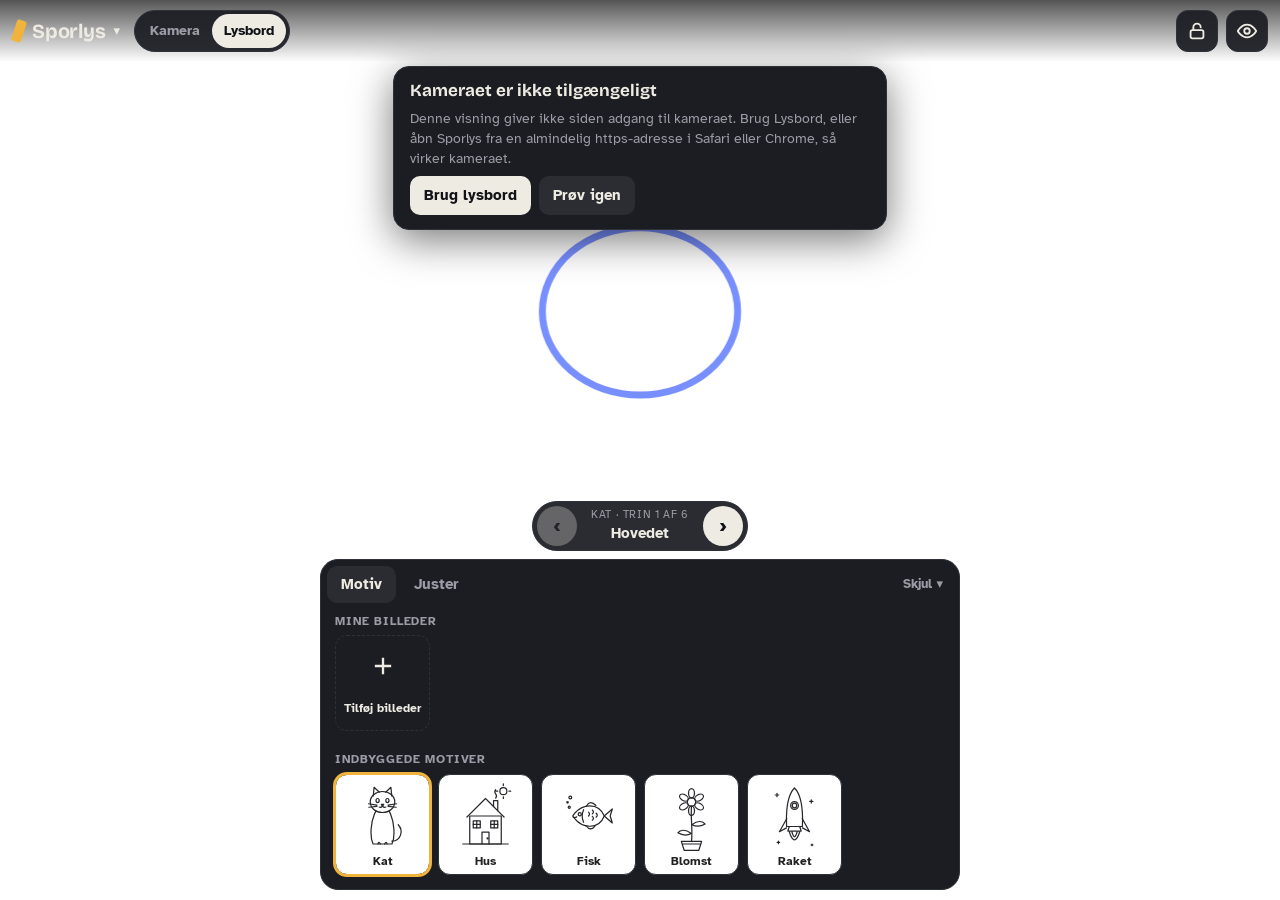
<file: index.html>
<!doctype html><html lang="da"><head><meta charset="utf-8"><meta name="viewport" content="width=device-width,initial-scale=1,viewport-fit=cover"><meta name="apple-mobile-web-app-capable" content="yes"></head><body><title>Sporlys</title>
<meta name="claude:viewport-fit-sides" content="cover">
<link rel="preconnect" href="https://fonts.googleapis.com">
<link rel="stylesheet" href="assets/menu.css">
<link rel="stylesheet" href="https://fonts.googleapis.com/css2?family=Bricolage+Grotesque:opsz,wght@12..96,600;12..96,700&family=Atkinson+Hyperlegible:wght@400;700&display=swap">
<style>
/* Layout: kamera/lysbord fylder hele skærmen; værktøj flyder ovenpå i top- og bundbjælke. Bevidst ét mørkt tema (kamera-app). */
:root{
  --ink:#121317; --panel:#1b1d23ee; --panel-solid:#1b1d23; --line:#2e313a;
  --fg:#eeebe3; --muted:#9b9da6; --accent:#f0b43c; --accent-ink:#1d1606;
  --ok:#5fd39a; --warn:#f0b43c; --paper:#ffffff;
  --display:"Bricolage Grotesque", "Avenir Next", system-ui, sans-serif;
  --body:"Atkinson Hyperlegible", system-ui, -apple-system, sans-serif;
  color-scheme:dark;
}
html,body{height:100%;margin:0;overflow:hidden}
body{background:var(--ink);color:var(--fg);font:15px/1.4 var(--body);-webkit-user-select:none;user-select:none;-webkit-tap-highlight-color:transparent}
button{font:inherit;color:inherit}
#app{position:fixed;inset:0}
#stage{position:absolute;inset:0;overflow:hidden;touch-action:none;background:#000}
#stage.light{background:var(--paper)}
#cam{position:absolute;inset:0;width:100%;height:100%;object-fit:cover}
#stage.light #cam{display:none}
#overlay{position:absolute;left:0;top:0;transform-origin:0 0;pointer-events:none;will-change:transform}
#overlay svg,#overlay img{display:block;width:100%;height:100%}
#grid{position:absolute;inset:0}

/* Top bar */
#top{position:absolute;left:0;right:0;top:0;display:flex;align-items:center;gap:8px;
  padding-top:calc(env(safe-area-inset-top,0px) + 10px);padding-bottom:10px;
  padding-left:max(12px,env(safe-area-inset-left,0px));padding-right:max(12px,env(safe-area-inset-right,0px));
  background:linear-gradient(#000a,#0000)}
.brand{font:700 20px/1 var(--display);letter-spacing:-.01em;margin-right:4px;display:flex;align-items:center;gap:8px;border:0;background:none;padding:6px 2px;cursor:pointer;color:var(--fg)}
.brand em{font:700 13px var(--body);font-style:normal;color:var(--fg)}
.brand i{width:10px;height:22px;border-radius:2px;background:var(--accent);transform:rotate(18deg);display:inline-block}
@media (max-width:460px){.brand span{display:none}}
.seg{display:flex;background:var(--panel);border:1px solid var(--line);border-radius:999px;padding:3px}
.seg button{border:0;background:none;padding:7px 12px;border-radius:999px;cursor:pointer;font-weight:700;font-size:14px;color:var(--muted)}
.seg button[aria-pressed="true"]{background:var(--fg);color:var(--ink)}
.spacer{flex:1}
.icon{width:42px;height:42px;border-radius:12px;border:1px solid var(--line);background:var(--panel);display:grid;place-items:center;cursor:pointer;flex:none}
.icon svg{width:22px;height:22px;stroke:currentColor;fill:none;stroke-width:2;stroke-linecap:round;stroke-linejoin:round}
.icon[aria-pressed="true"]{background:var(--accent);color:var(--accent-ink);border-color:var(--accent)}
.icon:focus-visible,.seg button:focus-visible,.tile:focus-visible,.chip:focus-visible,.navbtn:focus-visible{outline:2px solid var(--accent);outline-offset:2px}

#status{position:absolute;left:50%;transform:translateX(-50%);top:calc(env(safe-area-inset-top,0px) + 64px);
  background:var(--panel);border:1px solid var(--line);border-radius:999px;padding:6px 12px;font-size:13px;display:flex;gap:8px;align-items:center;white-space:nowrap}
#status b{width:8px;height:8px;border-radius:50%;background:var(--warn)}
#status.ok b{background:var(--ok)}
#focusBox{position:absolute;width:72px;height:72px;margin:-36px 0 0 -36px;border:2px solid var(--accent);border-radius:6px;pointer-events:none;box-shadow:0 0 0 1px #0006}
#focusBox.ok{border-color:var(--ok)}
@media (prefers-reduced-motion:no-preference){#focusBox{animation:fpulse .5s ease-out}}
@keyframes fpulse{from{transform:scale(1.5);opacity:.4}to{transform:scale(1);opacity:1}}
#toast{position:absolute;left:50%;transform:translateX(-50%);top:calc(env(safe-area-inset-top,0px) + 104px);max-width:min(420px,calc(100% - 32px));
  background:var(--panel-solid);border:1px solid var(--line);border-radius:12px;padding:8px 12px;font-size:13px;text-align:center}

#notice{position:absolute;left:max(16px,env(safe-area-inset-left,0px));right:max(16px,env(safe-area-inset-right,0px));
  top:calc(env(safe-area-inset-top,0px) + 66px);max-width:460px;margin:0 auto;background:var(--panel-solid);border:1px solid var(--line);
  border-radius:16px;padding:14px 16px;display:grid;gap:8px;box-shadow:0 10px 40px #0008}
#notice h3{margin:0;font:700 17px/1.2 var(--display)}
#notice p{margin:0;color:var(--muted);font-size:14px}
#notice .row{display:flex;gap:8px;flex-wrap:wrap}

/* Bottom */
#bottom{position:absolute;left:0;right:0;bottom:0;display:flex;flex-direction:column;gap:8px;
  padding-left:max(12px,env(safe-area-inset-left,0px));padding-right:max(12px,env(safe-area-inset-right,0px));
  padding-bottom:calc(env(safe-area-inset-bottom,0px) + 10px);pointer-events:none}
#bottom>*{pointer-events:auto}
#stepper{align-self:center;display:flex;align-items:center;gap:6px;background:var(--panel);border:1px solid var(--line);border-radius:999px;padding:4px;max-width:100%}
#stepper .lbl{padding:0 8px;min-width:0;text-align:center}
#stepper .lbl small{display:block;color:var(--muted);font-size:11px;letter-spacing:.06em;text-transform:uppercase}
#stepper .lbl span{font-weight:700;white-space:nowrap;overflow:hidden;text-overflow:ellipsis;display:block}
.navbtn{width:40px;height:40px;border-radius:50%;border:0;background:var(--fg);color:var(--ink);font-size:20px;font-weight:700;cursor:pointer;flex:none}
.navbtn:disabled{opacity:.3}

#sheet{background:var(--panel-solid);border:1px solid var(--line);border-radius:18px;max-width:640px;width:100%;margin:0 auto;box-sizing:border-box;overflow:hidden}
.tabs{display:flex;align-items:center;gap:4px;padding:6px}
.tab{border:0;background:none;padding:8px 14px;border-radius:10px;font-weight:700;color:var(--muted);cursor:pointer}
.tab[aria-selected="true"]{color:var(--fg);background:#ffffff12}
#collapse{margin-left:auto;border:0;background:none;color:var(--muted);cursor:pointer;padding:8px 10px;font-weight:700;font-size:13px}
.pane{padding:4px 14px 14px;max-height:38vh;overflow:auto;display:grid;gap:14px}
#sheet.closed .pane{display:none}
.label{font-size:12px;letter-spacing:.07em;text-transform:uppercase;color:var(--muted);font-weight:700}
.tiles{display:grid;grid-template-columns:repeat(auto-fill,minmax(82px,1fr));gap:8px}
.tile{border:1px solid var(--line);background:#fff;border-radius:12px;padding:6px 6px 4px;cursor:pointer;display:grid;gap:2px;color:#222;text-align:center}
.tile svg{width:100%;height:70px}
.tile span{font-size:12px;font-weight:700}
.tile[aria-pressed="true"]{outline:3px solid var(--accent);outline-offset:-1px}
.tile.upload{background:none;color:var(--fg);border-style:dashed;place-items:center;min-height:96px}
.tile.upload svg{width:28px;height:28px;stroke:currentColor;fill:none;stroke-width:2}
.field{display:grid;gap:6px}
.field .top{display:flex;justify-content:space-between;align-items:baseline}
.field output{font-variant-numeric:tabular-nums;color:var(--muted);font-size:13px}
input[type=range]{width:100%;accent-color:var(--accent);height:28px}
.chips{display:flex;flex-wrap:wrap;gap:8px}
.chip{border:1px solid var(--line);background:#ffffff08;border-radius:999px;padding:8px 14px;cursor:pointer;font-weight:700;font-size:14px}
.chip[aria-pressed="true"]{background:var(--fg);color:var(--ink);border-color:var(--fg)}
.btn{border:0;border-radius:10px;padding:9px 14px;font-weight:700;cursor:pointer;background:var(--fg);color:var(--ink)}
.btn.ghost{background:#ffffff12;color:var(--fg)}
select{font:inherit;font-size:16px;color:var(--fg);background:#ffffff12;border:1px solid var(--line);border-radius:10px;padding:9px 12px;width:100%;max-width:100%}
.swatches{display:flex;gap:10px}
.sw{width:34px;height:34px;border-radius:50%;border:2px solid var(--line);cursor:pointer}
.sw[aria-pressed="true"]{border-color:var(--fg);box-shadow:0 0 0 2px var(--accent)}
.hint{color:var(--muted);font-size:13px;margin:0}
[hidden]{display:none!important}
@media (prefers-reduced-motion:no-preference){.chip,.tile,.icon,.seg button{transition:background .15s,color .15s}}
</style>

<div id="app">
  <div id="stage" class="light">
    <video id="cam" playsinline muted autoplay></video>
    <div id="overlay"><div id="ovContent"></div><div id="grid" hidden></div></div>
  </div>

  <header id="top">
    <button class="brand" data-appmenu aria-label="Skift værktøj"><i></i><span>Sporlys</span><em aria-hidden="true">▾</em></button>
    <div class="seg" role="group" aria-label="Tilstand">
      <button id="mCam" aria-pressed="false">Kamera</button>
      <button id="mLight" aria-pressed="true">Lysbord</button>
    </div>
    <div class="spacer"></div>
    <button class="icon" id="bTrack" aria-pressed="false" title="Fastgør til papiret" aria-label="Fastgør til papiret" hidden>
      <svg viewBox="0 0 24 24"><path d="M4 8V5a1 1 0 0 1 1-1h3M16 4h3a1 1 0 0 1 1 1v3M20 16v3a1 1 0 0 1-1 1h-3M8 20H5a1 1 0 0 1-1-1v-3"/><rect x="8" y="8" width="8" height="8" rx="1"/></svg>
    </button>
    <button class="icon" id="bFocus" aria-pressed="false" title="Vælg hvor kameraet stiller skarpt" aria-label="Vælg hvor kameraet stiller skarpt" hidden>
      <svg viewBox="0 0 24 24"><path d="M4 9V5a1 1 0 0 1 1-1h4M15 4h4a1 1 0 0 1 1 1v4M20 15v4a1 1 0 0 1-1 1h-4M9 20H5a1 1 0 0 1-1-1v-4"/><circle cx="12" cy="12" r="2.5"/></svg>
    </button>
    <button class="icon" id="bLock" aria-pressed="false" title="Lås billedet" aria-label="Lås billedet">
      <svg viewBox="0 0 24 24"><rect x="5" y="11" width="14" height="9" rx="2"/><path id="shackle" d="M8 11V8a4 4 0 0 1 8 0"/></svg>
    </button>
    <button class="icon" id="bPeek" title="Hold for at se din egen streg" aria-label="Hold for at skjule skitsen">
      <svg viewBox="0 0 24 24"><path d="M2 12s3.5-7 10-7 10 7 10 7-3.5 7-10 7S2 12 2 12z"/><circle cx="12" cy="12" r="3"/></svg>
    </button>
  </header>

  <div id="focusBox" hidden></div>
  <div id="toast" hidden aria-live="polite"></div>
  <div id="status" hidden><b></b><span>Leder efter papir…</span></div>

  <div id="notice" hidden>
    <h3 id="nTitle">Kameraet er ikke tilgængeligt</h3>
    <p id="nText"></p>
    <div class="row"><button class="btn" id="nLight">Brug lysbord</button><button class="btn ghost" id="nRetry">Prøv igen</button></div>
  </div>

  <div id="bottom">
    <div id="stepper" hidden>
      <button class="navbtn" id="sPrev" aria-label="Forrige trin">‹</button>
      <div class="lbl"><small id="sCount">Trin 1 af 6</small><span id="sName">Hovedet</span></div>
      <button class="navbtn" id="sNext" aria-label="Næste trin">›</button>
    </div>

    <section id="sheet">
      <div class="tabs" role="tablist">
        <button class="tab" role="tab" id="tMotiv" aria-selected="true">Motiv</button>
        <button class="tab" role="tab" id="tJuster" aria-selected="false">Juster</button>
        <button id="collapse">Skjul ▾</button>
      </div>

      <div class="pane" id="pMotiv">
        <div class="field">
          <div class="label">Mine billeder</div>
          <div class="tiles" id="gallery"></div>
          <p class="hint" id="galStatus" aria-live="polite"></p>
        </div>
        <div id="mineWrap" class="field" hidden>
          <div class="label">Guides tegnet af Claude</div>
          <div class="tiles" id="mine"></div>
          <div><button class="chip" id="gDel" hidden>Slet guide</button></div>
        </div>
        <div class="field">
          <div class="label">Indbyggede motiver</div>
          <div class="tiles" id="tiles"></div>
        </div>
        <input type="file" id="file" accept="image/*,.zip,application/zip" multiple hidden>
      </div>

      <div class="pane" id="pJuster" hidden>
        <div class="field" id="camField" hidden>
          <label class="label" for="camSel">Kamera</label>
          <select id="camSel"></select>
          <p class="hint">Hopper billedet eller bliver uskarpt tæt på papiret, så vælg et andet kamera her.</p>
        </div>
        <div class="field" id="fdField" hidden>
          <div class="top"><span>Manuel skarphed</span><output id="oFd">Auto</output></div>
          <input type="range" id="rFd" min="0" max="1000" value="0">
          <p class="hint">Træk for at stille skarpt på papiret selv. Helt til venstre er automatisk.</p>
        </div>
        <div id="photoOpts" hidden class="field" style="gap:12px">
          <div class="label">Valgt billede</div>
          <div class="chips" id="viewChips" role="group" aria-label="Visning af billedet">
            <button class="chip" id="pmSketch" aria-pressed="false">Skitse</button>
            <button class="chip" id="vSteps" aria-pressed="false">Trin</button>
            <button class="chip" id="pmLines" aria-pressed="true">Streger</button>
            <button class="chip" id="pmPhoto" aria-pressed="false">Foto</button>
          </div>
          <div class="field" id="detailField">
            <div class="top"><span>Detaljer</span><output id="oDetail">50</output></div>
            <input type="range" id="rDetail" min="0" max="100" value="50">
          </div>
          <div class="field" id="smoothField">
            <div class="top"><span>Udglatning</span><output id="oSmooth">2</output></div>
            <input type="range" id="rSmooth" min="0" max="5" value="2">
          </div>
          <div class="chips">
            <button class="btn ghost" id="gAI" hidden>Lad Claude tegne en guide</button>
            <button class="chip" id="gDelImg">Slet billede</button>
          </div>
          <p class="hint" id="gStatus" aria-live="polite"></p>
        </div>
        <div class="field">
          <div class="top"><span>Synlighed</span><output id="oOpacity">60 %</output></div>
          <input type="range" id="rOpacity" min="5" max="100" value="60">
        </div>
        <div class="field">
          <span>Stregfarve</span>
          <div class="swatches" id="swatches"></div>
        </div>
                <div class="chips">
          <button class="chip" id="cFlip" aria-pressed="false">Spejlvend</button>
          <button class="chip" id="cGrid" aria-pressed="false">Gitter</button>
          <button class="chip" id="cCenter">Centrer</button>
          <button class="chip" id="cPersp" aria-pressed="true" title="Lad skitsen følge papirets skrå vinkel">Perspektiv</button>
        </div>
        <p class="hint" id="modeHint"></p>
      </div>
    </section>
  </div>
</div>

<script src="assets/common.js"></script>
<script>
(() => {
const $ = s => document.querySelector(s);
const stage = $('#stage'), video = $('#cam'), ov = $('#overlay'), ovContent = $('#ovContent'), grid = $('#grid');

/* ---------- Lektioner (egne motiver, 300×400) ---------- */
const petals = [0,60,120,180,240,300].map(a => `<ellipse cx="150" cy="70" rx="17" ry="27" transform="rotate(${a} 150 120)"/>`).join('');
const LESSONS = {
  kat:{name:'Kat',steps:[
    ['Hovedet','<ellipse cx="150" cy="120" rx="70" ry="60"/>'],
    ['Ørerne','<path d="M97 86 L102 36 L132 64 M203 86 L198 36 L168 64"/>'],
    ['Kroppen','<path d="M112 172 C82 228 76 318 96 360 L204 360 C224 318 218 228 188 172"/>'],
    ['Øjne og næse','<ellipse cx="122" cy="112" rx="9" ry="12"/><ellipse cx="178" cy="112" rx="9" ry="12"/><path d="M143 134 L157 134 L150 143 Z"/>'],
    ['Mund og knurhår','<path d="M150 143 Q141 155 131 149 M150 143 Q159 155 169 149 M118 138 L70 130 M118 145 L72 150 M182 138 L230 130 M182 145 L228 150"/>'],
    ['Hale og poter','<path d="M204 344 C258 340 270 282 240 250 M124 360 Q128 342 138 360 M162 360 Q172 342 176 360"/>']]},
  hus:{name:'Hus',steps:[
    ['Huset','<rect x="60" y="200" width="180" height="160"/>'],
    ['Taget','<path d="M44 206 L150 100 L256 206"/>'],
    ['Døren','<path d="M130 360 V292 H170 V360"/><circle cx="162" cy="328" r="3"/>'],
    ['Vinduerne','<rect x="80" y="228" width="40" height="40"/><path d="M100 228 V268 M80 248 H120"/><rect x="180" y="228" width="40" height="40"/><path d="M200 228 V268 M180 248 H220"/>'],
    ['Skorsten og røg','<path d="M196 146 V112 H220 V170 M208 98 q10 -12 0 -24 q-10 -12 0 -24"/>'],
    ['Sol og græs','<circle cx="252" cy="58" r="20"/><path d="M20 360 H280 M252 26 V16 M252 90 V100 M220 58 H210 M284 58 H294"/>']]},
  fisk:{name:'Fisk',steps:[
    ['Kroppen','<path d="M60 200 C110 122 210 122 240 200 C210 278 110 278 60 200 Z"/>'],
    ['Halen','<path d="M240 200 L286 160 L274 200 L286 240 Z"/>'],
    ['Øje og mund','<circle cx="100" cy="190" r="9"/><path d="M62 206 Q72 212 82 205"/>'],
    ['Finner og gæller','<path d="M138 143 Q160 106 192 140 M138 257 Q160 290 186 259 M122 164 Q106 200 122 236"/>'],
    ['Skæl','<path d="M150 178 q12 11 0 22 M172 166 q12 11 0 22 M172 202 q12 11 0 22 M194 184 q12 11 0 22"/>'],
    ['Bobler','<circle cx="40" cy="150" r="6"/><circle cx="30" cy="122" r="4"/><circle cx="46" cy="94" r="8"/>']]},
  blomst:{name:'Blomst',steps:[
    ['Midten','<circle cx="150" cy="120" r="24"/>'],
    ['Kronbladene',petals],
    ['Stilken','<path d="M150 144 C144 210 158 280 150 345"/>'],
    ['Bladene','<path d="M152 250 C188 222 216 230 228 246 C200 262 176 262 152 250 Z M149 300 C112 272 84 280 72 296 C100 312 126 312 149 300 Z"/>'],
    ['Potten','<path d="M92 345 H208 L192 396 H108 Z M96 360 H204"/>']]},
  raket:{name:'Raket',steps:[
    ['Kroppen','<path d="M150 40 C190 80 200 150 195 260 H105 C100 150 110 80 150 40 Z"/>'],
    ['Vinduet','<circle cx="150" cy="140" r="22"/><circle cx="150" cy="140" r="13"/>'],
    ['Finnerne','<path d="M106 214 L64 290 L104 268 M194 214 L236 290 L196 268"/>'],
    ['Motoren','<path d="M120 260 L112 286 H188 L180 260"/>'],
    ['Flammerne','<path d="M120 290 Q150 384 180 290 M135 290 Q150 346 165 290"/>'],
    ['Stjerner','<path d="M50 70 v20 M40 80 h20 M246 108 v18 M237 117 h18 M58 344 v14 M51 351 h14 M250 360 v10 M245 365 h10"/>']]}
};
for (const L of Object.values(LESSONS)) { L.vw = 300; L.vh = 400; L.builtin = true; }

/* Gemte guides (tegnet af Claude) */
const GKEY = 'sporlys:guides:v1';
let guides = [];
try { guides = JSON.parse(localStorage.getItem(GKEY) || '[]'); if (!Array.isArray(guides)) guides = []; } catch (e) { guides = []; }
const SAFE_D = /^[MLHVCSQTAZmlhvcsqtaz0-9eE\s,.\-+]+$/;
function guideToLesson(g){ return {name:g.name, vw:300, vh:g.vh, steps:g.steps.map(s => [s.name, s.paths.map(d => `<path d="${d}"/>`).join('')])}; }
guides = guides.filter(g => g && g.id && Array.isArray(g.steps) && g.steps.every(s => Array.isArray(s.paths) && s.paths.every(d => typeof d === 'string' && SAFE_D.test(d))));
for (const g of guides) LESSONS[g.id] = guideToLesson(g);
function saveGuides(){ try { localStorage.setItem(GKEY, JSON.stringify(guides)); } catch (e) {} }

const COLORS = [['Blå','#1f45ff'],['Sort','#111111'],['Rød','#e0302a'],['Grøn','#0b9a5a'],['Hvid','#ffffff']];

/* ---------- State ---------- */
const S = {
  mode:'light', tracking:false, locked:false, opacity:.6, color:'#1f45ff', grid:false, flip:false, fill:.85,
  x:0, y:0, s:1, r:0, W:300, H:400,
  src:'kat', step:0, photoMode:'lines', detail:50, smooth:2, persp:true
};
let camOK = false, photo = null, photoLines = null, quad = null, lastSeen = 0, peeking = false;
const KEY = 'sporlys:v1';
let restoreWant = null;
try { const saved = JSON.parse(localStorage.getItem(KEY) || '{}');
  for (const k of ['opacity','color','grid','flip','fill','src','step','detail','smooth','persp']) if (k in saved) S[k] = saved[k];
  if ((S.src === 'photo' || S.src === 'auto') && saved.photoId) restoreWant = {src:S.src, photoId:saved.photoId, mode:saved.photoMode, step:S.step};
  if (!LESSONS[S.src]) { S.src = 'kat'; S.step = 0; }
} catch (e) {}
function save(){ try { localStorage.setItem(KEY, JSON.stringify({opacity:S.opacity,color:S.color,grid:S.grid,flip:S.flip,fill:S.fill,src:(S.src === 'photo' || S.src === 'auto' || LESSONS[S.src]) ? S.src : 'kat',step:S.step,persp:S.persp,detail:S.detail,smooth:S.smooth,photoMode:S.photoMode,photoId:(S.src === 'photo' || S.src === 'auto') ? photoId : null})); } catch (e) {} }

/* ---------- Overlay rendering ---------- */
function lessonSVG(id, upto, color, thumb){
  const L = LESSONS[id]; let g = '';
  L.steps.forEach(([, m], i) => {
    if (thumb) { g += `<g>${m}</g>`; return; }
    if (i > upto) return;
    const cur = i === upto;
    g += `<g stroke-width="${cur ? 5 : 3.5}" opacity="${cur ? 1 : .55}">${m}</g>`;
  });
  return `<svg viewBox="0 0 ${L.vw} ${L.vh}" xmlns="http://www.w3.org/2000/svg" fill="none" stroke="${color}" stroke-linecap="round" stroke-linejoin="round" stroke-width="${thumb?7:4}">${g}</svg>`;
}

function renderOverlay(){
  if (S.src === 'photo' && photo) {
    const url = S.photoMode === 'photo' ? photo.src : photoLines;
    ovContent.innerHTML = `<img alt="" src="${url}">`;
  } else {
    if (!LESSONS[S.src]) { S.src = 'kat'; S.step = 0; }
    ovContent.innerHTML = lessonSVG(S.src, S.step, S.color);
  }
  ov.style.width = S.W + 'px'; ov.style.height = S.H + 'px';
  const cell = Math.max(S.W, S.H) / 8;
  grid.hidden = !S.grid;
  grid.style.backgroundImage = `linear-gradient(${S.color}99 1px, transparent 1px), linear-gradient(90deg, ${S.color}99 1px, transparent 1px)`;
  grid.style.backgroundSize = `${cell}px ${cell}px`;
  grid.style.backgroundPosition = `${(S.W % cell)/2}px ${(S.H % cell)/2}px`;
  ov.style.opacity = peeking ? 0 : S.opacity;
  renderStepper();
  applyTransform();
}

function renderStepper(){
  const st = $('#stepper');
  const L = LESSONS[S.src];
  if (!L) { st.hidden = true; return; }
  st.hidden = false;
  $('#sCount').textContent = `${L.name} · trin ${S.step+1} af ${L.steps.length}`;
  $('#sName').textContent = L.steps[S.step][0];
  $('#sPrev').disabled = S.step === 0;
  $('#sNext').disabled = S.step === L.steps.length - 1;
}

function fitOverlay(){
  const sw = stage.clientWidth, sh = stage.clientHeight;
  S.s = Math.min(sw * .82 / S.W, sh * .62 / S.H);
  S.x = sw / 2; S.y = sh * .47; S.r = 0;
  applyTransform();
}

function overlayMatrix(h){ return `matrix3d(${h[0]},${h[3]},0,${h[6]},${h[1]},${h[4]},0,${h[7]},0,0,1,0,${h[2]},${h[5]},0,${h[8]})`; }
function applyTransform(){
  if (S.tracking && A.sm) {
    const h = homography([[0,0],[S.W,0],[S.W,S.H],[0,S.H]], A.sm);
    if (h) { ov.style.transform = overlayMatrix(h); return; }
  }
  const fx = S.flip ? -1 : 1;
  ov.style.transform = `translate(${S.x}px,${S.y}px) rotate(${S.r}rad) scale(${S.s*fx},${S.s}) translate(${-S.W/2}px,${-S.H/2}px)`;
}
// Skitsens fire hjørner på skærmen i fri tilstand
function freeCorners(){
  const fx = S.flip ? -1 : 1, c = Math.cos(S.r), s = Math.sin(S.r);
  return [[0,0],[S.W,0],[S.W,S.H],[0,S.H]].map(([x, y]) => {
    const px = (x - S.W/2) * S.s * fx, py = (y - S.H/2) * S.s;
    return [S.x + px * c - py * s, S.y + px * s + py * c];
  });
}

/*TRACK-START*/
/*TRACK-START*/
/* ---------- Homografi ---------- */
function solve(A, b){
  const n = b.length;
  for (let i = 0; i < n; i++) {
    let m = i;
    for (let k = i+1; k < n; k++) if (Math.abs(A[k][i]) > Math.abs(A[m][i])) m = k;
    [A[i], A[m]] = [A[m], A[i]]; [b[i], b[m]] = [b[m], b[i]];
    const p = A[i][i]; if (Math.abs(p) < 1e-12) return null;
    for (let k = i+1; k < n; k++) { const f = A[k][i] / p; for (let j = i; j < n; j++) A[k][j] -= f * A[i][j]; b[k] -= f * b[i]; }
  }
  const x = new Array(n);
  for (let i = n-1; i >= 0; i--) { let s = b[i]; for (let j = i+1; j < n; j++) s -= A[i][j] * x[j]; x[i] = s / A[i][i]; }
  return x;
}
function homography(src, dst){
  const A = [], b = [];
  for (let i = 0; i < 4; i++) {
    const [x, y] = src[i], [u, v] = dst[i];
    A.push([x, y, 1, 0, 0, 0, -u*x, -u*y]); b.push(u);
    A.push([0, 0, 0, x, y, 1, -v*x, -v*y]); b.push(v);
  }
  const h = solve(A, b); return h ? [...h, 1] : null;
}
const applyH = (h, [x, y]) => { const z = h[6]*x + h[7]*y + h[8]; return [(h[0]*x + h[1]*y + h[2]) / z, (h[3]*x + h[4]*y + h[5]) / z]; };
const dist = (a, b) => Math.hypot(a[0]-b[0], a[1]-b[1]);
function m3mul(a, b){ const r = new Array(9); for (let i = 0; i < 3; i++) for (let j = 0; j < 3; j++) r[i*3+j] = a[i*3]*b[j] + a[i*3+1]*b[3+j] + a[i*3+2]*b[6+j]; return r; }
function m3inv(m){
  const [a,b,c,d,e,f,g,h,i] = m, A = e*i - f*h, B = -(d*i - f*g), C = d*h - e*g, det = a*A + b*B + c*C;
  if (Math.abs(det) < 1e-12) return null;
  return [A/det, -(b*i - c*h)/det, (b*f - c*e)/det, B/det, (a*i - c*g)/det, -(a*f - c*d)/det, C/det, -(a*h - b*g)/det, (a*e - b*d)/det];
}
function quadOK(q, ref){
  let area = 0, sign = 0;
  for (let i = 0; i < 4; i++) {
    const a = q[i], b = q[(i+1)%4], c = q[(i+2)%4];
    const cr = (b[0]-a[0])*(c[1]-b[1]) - (b[1]-a[1])*(c[0]-b[0]);
    if (!sign) sign = Math.sign(cr); else if (Math.sign(cr) !== sign) return false;
    area += a[0]*b[1] - b[0]*a[1];
  }
  let aref = 0; for (let i = 0; i < 4; i++) { const a = ref[i], b = ref[(i+1)%4]; aref += a[0]*b[1] - b[0]*a[1]; }
  const ratio = Math.abs(area) / Math.abs(aref);
  return ratio > .02 && ratio < 60;
}
function sampleG(g, w, h, x, y){
  if (!(x >= 0 && y >= 0 && x < w - 1 && y < h - 1)) return NaN;
  const xi = x | 0, yi = y | 0, fx = x - xi, fy = y - yi, i = yi*w + xi;
  return g[i]*(1-fx)*(1-fy) + g[i+1]*fx*(1-fy) + g[i+w]*(1-fx)*fy + g[i+w+1]*fx*fy;
}
// Lokal kontrastnormalisering: gør sporingen ufølsom for lys, skygger og kameraets eksponering
function lcn(g, w, h){
  const m = blur(g, w, h, 6), d = new Float32Array(g.length);
  for (let i = 0; i < g.length; i++) { const v = g[i] - m[i]; d[i] = v * v; }
  const sd = blur(d, w, h, 6), o = new Float32Array(g.length);
  for (let i = 0; i < g.length; i++) o[i] = 40 * (g[i] - m[i]) / (Math.sqrt(sd[i]) + 8);
  return o;
}
const MODELS = {
  sim:  {n: 4, sd: (gx, gy, X, Y) => [gx*X + gy*Y, -gx*Y + gy*X, gx, gy], W: p => [1 + p[0], -p[1], p[2], p[1], 1 + p[0], p[3], 0, 0, 1]},
  aff:  {n: 6, sd: (gx, gy, X, Y) => [gx*X, gx*Y, gx, gy*X, gy*Y, gy], W: p => [1 + p[0], p[1], p[2], p[3], 1 + p[4], p[5], 0, 0, 1]},
  hom:  {n: 8, sd: (gx, gy, X, Y) => [gx*X, gx*Y, gx, gy*X, gy*Y, gy, -gx*X*X - gy*X*Y, -gx*X*Y - gy*Y*Y], W: p => [1 + p[0], p[1], p[2], p[3], 1 + p[4], p[5], p[6], p[7], 1]}
};
/* ---------- Direkte billedjustering (invers-kompositionel Lucas-Kanade, robust) ---------- */
function downHalf(g, w, h){
  const W = w >> 1, H = h >> 1, o = new Float32Array(W * H);
  for (let y = 0; y < H; y++) for (let x = 0; x < W; x++) { const i = 2*y*w + 2*x; o[y*W + x] = (g[i] + g[i+1] + g[i+w] + g[i+w+1]) / 4; }
  return {g: o, w: W, h: H};
}
function pyramid(g, w, h, levels){
  const P = [{g, w, h}];
  for (let l = 1; l < levels; l++) { const p = P[l-1]; P.push(downHalf(p.g, p.w, p.h)); }
  return P;
}
// Normaliserede koordinater pr. niveau: x' = (x - w/2) / (w/2)
function inQuad(q, X, Y){
  let sg = 0;
  for (let i = 0; i < 4; i++) {
    const a = q[i], b = q[(i+1)%4], c = (b[0]-a[0])*(Y-a[1]) - (b[1]-a[1])*(X-a[0]);
    if (!c) continue; const t = Math.sign(c); if (!sg) sg = t; else if (t !== sg) return false;
  }
  return true;
}
function growQuad(q, f){
  const cx = (q[0][0]+q[1][0]+q[2][0]+q[3][0]) / 4, cy = (q[0][1]+q[1][1]+q[2][1]+q[3][1]) / 4;
  return q.map(p => [cx + (p[0]-cx)*f, cy + (p[1]-cy)*f]);
}
// region: valgfri firkant (normaliserede koordinater); kun punkter indenfor bruges
function buildTemplate(g, w, h, region){
  const P = pyramid(g, w, h, 3), levels = [];
  for (const L of P) {
    const {g: t, w: lw, h: lh} = L, s = lw / 2, cx = lw / 2, cy = lh / 2, mags = [];
    for (let y = 2; y < lh - 2; y++) for (let x = 2; x < lw - 2; x++) {
      const i = y*lw + x, gx = (t[i+1] - t[i-1]) / 2, gy = (t[i+lw] - t[i-lw]) / 2;
      mags.push(Math.hypot(gx, gy));
    }
    const sorted = Float32Array.from(mags).sort(), thr = Math.max(1.5, sorted[Math.floor(sorted.length * .7)]);
    const pts = []; let k = 0;
    for (let y = 2; y < lh - 2; y++) for (let x = 2; x < lw - 2; x++, k++) {
      if (mags[k] < thr) continue;
      const i = y*lw + x, gx = (t[i+1] - t[i-1]) / 2 * s, gy = (t[i+lw] - t[i-lw]) / 2 * s;
      const X = (x - cx) / s, Y = (y - cy) / s;
      if (region && !inQuad(region, X, Y)) continue;
      pts.push({X, Y, T: t[i], sd: MODELS.sim.sd(gx, gy, X, Y), sdh: MODELS.hom.sd(gx, gy, X, Y)});
    }
    // Højst ~5000 punkter pr. niveau
    const stride = Math.max(1, Math.ceil(pts.length / 5000));
    levels.push({w: lw, h: lh, s, cx, cy, pts: stride > 1 ? pts.filter((_, i) => i % stride === 0) : pts, g: t});
  }
  return levels;
}
// Én niveaus robuste IC-LK; H er i normaliserede koordinater (skabelon -> billede)
function alignLevel(L, img, H, iters, mdl){
  const Mo = MODELS[mdl || 'sim'], hom = mdl === 'hom';
  const {pts, s, cx, cy} = L, n = pts.length, res = new Float32Array(n), ok = new Uint8Array(n), Iw = new Float32Array(n);
  let wts = null, stat = {inl: 0}, nccNow = 0;
  for (let it = 0; it < iters; it++) {
    // Prøv billedet i de forudsagte positioner
    let cnt = 0;
    for (let i = 0; i < n; i++) {
      const p = pts[i], z = H[6]*p.X + H[7]*p.Y + H[8];
      const u = (H[0]*p.X + H[1]*p.Y + H[2]) / z * s + cx, v = (H[3]*p.X + H[4]*p.Y + H[5]) / z * s + cy;
      const val = sampleG(img.g, img.w, img.h, u, v);
      ok[i] = val === val ? 1 : 0; if (ok[i]) { Iw[i] = val; cnt++; }
    }
    if (cnt < 40) return null;
    const absr = []; let good = 0;
    for (let i = 0; i < n; i++) if (ok[i]) {
      res[i] = Iw[i] - pts[i].T;
      const a = Math.abs(res[i]); absr.push(a); if (a < 15) good++;
    }
    absr.sort((a, b) => a - b);
    // Samlet lighed (korrelation) mellem skabelon og billede
    { let st = 0, si = 0, sti = 0, stt = 0, sii = 0, c = 0;
      for (let i = 0; i < n; i++) if (ok[i]) { const T0 = pts[i].T, I0 = Iw[i]; st += T0; si += I0; sti += T0*I0; stt += T0*T0; sii += I0*I0; c++; }
      const mt = st / c, mi = si / c, den = Math.sqrt(Math.max(1e-9, (stt/c - mt*mt) * (sii/c - mi*mi)));
      nccNow = (sti/c - mt*mi) / den; }
    const sigma = Math.min(25, Math.max(2, 1.4826 * absr[absr.length >> 1])), k = 2 * sigma;
    if (!wts) wts = new Float32Array(n);
    const D = Mo.n, M = Array.from({length: D}, () => new Array(D).fill(0)), b = new Array(D).fill(0);
    let inl = 0;
    for (let i = 0; i < n; i++) {
      if (!ok[i]) { wts[i] = 0; continue; }
      const r = res[i], a = Math.abs(r);
      const w = a < k ? (1 - (a / (3*sigma)) ** 2) ** 2 : (a < 3*sigma ? (1 - (a / (3*sigma)) ** 2) ** 2 : 0); // Tukey
      wts[i] = w; if (a < k) inl++;
      if (!w) continue;
      const sd = hom ? pts[i].sdh : pts[i].sd;
      for (let j = 0; j < D; j++) { b[j] += w * sd[j] * r; const wj = w * sd[j]; for (let q = j; q < D; q++) M[j][q] += wj * sd[q]; }
    }
    // Dæmpning: perspektivet ændres forsigtigt, så det ikke løber løbsk på et næsten tomt papir
    for (let j = 0; j < D; j++) { M[j][j] += 1e-6 + (hom ? (j >= 6 ? .15 : .08) : 0) * M[j][j]; for (let q = 0; q < j; q++) M[j][q] = M[q][j]; }
    const dp = solve(M, b); if (!dp) return null;
    const W = Mo.W(dp), Wi = m3inv(W); if (!Wi) return null;
    H = m3mul(H, Wi); H = H.map(v => v / H[8]);
    stat = {inl: good / cnt, cov: cnt / n, ncc: nccNow, vis: cnt};
    let step = 0; for (const d of dp) step += d*d;
    if (step < 1e-8) break;
  }
  return {H, inl: stat.inl, cov: stat.cov, ncc: stat.ncc, vis: stat.vis};
}
// persp: forfin bagefter med fuldt perspektiv (papiret set skråt), når sporingen er sikker
function alignDense(tmpl, g, w, h, H0, persp){
  const P = pyramid(g, w, h, 3);
  let H = H0, last = null;
  for (let l = 2; l >= 0; l--) {
    const r = alignLevel(tmpl[l], P[l], H, l === 0 ? 6 : 12);
    if (!r) return null;
    H = r.H; last = r;
  }
  if (persp && last.ncc > .5) {
    let Hp = last.H, rp = null;
    for (const l of [1, 0]) { rp = alignLevel(tmpl[l], P[l], Hp, 8, 'hom'); if (!rp) break; Hp = rp.H; }
    if (rp && rp.ncc >= last.ncc - .003 && Math.abs(Hp[6]) < .5 && Math.abs(Hp[7]) < .5) return rp;
  }
  return last;
}
// Genfind tegningen, når sporet er helt tabt (virker i alle retninger, også på hovedet)
/* ---------- Fourier-Mellin: find drejning, zoom og flytning mellem to billeder ---------- */
const FN = 128;
function fft1(re, im, inv){
  const n = re.length;
  for (let i = 1, j = 0; i < n; i++) {
    let bit = n >> 1; for (; j & bit; bit >>= 1) j ^= bit; j ^= bit;
    if (i < j) { let t = re[i]; re[i] = re[j]; re[j] = t; t = im[i]; im[i] = im[j]; im[j] = t; }
  }
  for (let len = 2; len <= n; len <<= 1) {
    const ang = (inv ? 2 : -2) * Math.PI / len, wr = Math.cos(ang), wi = Math.sin(ang);
    for (let i = 0; i < n; i += len) {
      let cr = 1, ci = 0;
      for (let k = 0; k < len / 2; k++) {
        const a = i + k, b = a + len / 2, tr = re[b]*cr - im[b]*ci, ti = re[b]*ci + im[b]*cr;
        re[b] = re[a] - tr; im[b] = im[a] - ti; re[a] += tr; im[a] += ti;
        const nr = cr*wr - ci*wi; ci = cr*wi + ci*wr; cr = nr;
      }
    }
  }
  if (inv) for (let i = 0; i < n; i++) { re[i] /= n; im[i] /= n; }
}
function fft2(re, im, inv){
  const N = FN, rr = new Float64Array(N), ii = new Float64Array(N);
  for (let y = 0; y < N; y++) { for (let x = 0; x < N; x++) { rr[x] = re[y*N+x]; ii[x] = im[y*N+x]; } fft1(rr, ii, inv); for (let x = 0; x < N; x++) { re[y*N+x] = rr[x]; im[y*N+x] = ii[x]; } }
  for (let x = 0; x < N; x++) { for (let y = 0; y < N; y++) { rr[y] = re[y*N+x]; ii[y] = im[y*N+x]; } fft1(rr, ii, inv); for (let y = 0; y < N; y++) { re[y*N+x] = rr[y]; im[y*N+x] = ii[y]; } }
}
// Læg et billede (w×h) ind i et N×N-gitter, centreret, med Hann-vindue
function toGrid(g, w, h){
  const N = FN, k = N / Math.max(w, h), ox = (N - w*k) / 2, oy = (N - h*k) / 2, out = new Float64Array(N*N);
  for (let y = 0; y < N; y++) for (let x = 0; x < N; x++) {
    const v = sampleG(g, w, h, (x - ox) / k, (y - oy) / k);
    const wx = .5 - .5 * Math.cos(2 * Math.PI * (x + .5) / N), wy = .5 - .5 * Math.cos(2 * Math.PI * (y + .5) / N);
    out[y*N + x] = v === v ? v * wx * wy : 0;
  }
  return {g: out, k, ox, oy};
}
function spectrum(grid){
  const N = FN, re = Float64Array.from(grid), im = new Float64Array(N*N);
  fft2(re, im, false);
  return {re, im};
}
function logPolar(S){
  // Højpasfiltreret amplitude, forskudt så nul-frekvens er i midten, i log-polære koordinater
  const N = FN, mag = new Float64Array(N*N);
  for (let y = 0; y < N; y++) for (let x = 0; x < N; x++) {
    const u = ((x + N/2) % N) - N/2, v = ((y + N/2) % N) - N/2;
    const X = Math.cos(Math.PI * u / N) * Math.cos(Math.PI * v / N), hp = (1 - X) * (2 - X);
    const i = y*N + x;
    mag[((v + N/2) % N) * N + ((u + N/2) % N)] = Math.log(1 + Math.hypot(S.re[i], S.im[i])) * hp;
  }
  const lp = new Float64Array(N*N), rmax = N / 2 - 1, base = Math.log(rmax) / N;
  for (let a = 0; a < N; a++) {
    const th = a * Math.PI / N, c = Math.cos(th), s = Math.sin(th);
    for (let r = 0; r < N; r++) {
      const rad = Math.exp(r * base), x = N/2 + rad * c, y = N/2 + rad * s;
      const xi = x | 0, yi = y | 0, fx = x - xi, fy = y - yi, i = yi*N + xi;
      lp[a*N + r] = xi >= 0 && yi >= 0 && xi < N-1 && yi < N-1
        ? mag[i]*(1-fx)*(1-fy) + mag[i+1]*fx*(1-fy) + mag[i+N]*(1-fx)*fy + mag[i+N+1]*fx*fy : 0;
    }
  }
  return {lp, base};
}
// Fasekorrelation: returnerer forskydning (dx, dy) så b(x) ≈ a(x - d), og toppens styrke
function phaseCorr(A, B){
  const N = FN, re = new Float64Array(N*N), im = new Float64Array(N*N);
  for (let i = 0; i < N*N; i++) {
    const r = B.re[i]*A.re[i] + B.im[i]*A.im[i], m = B.im[i]*A.re[i] - B.re[i]*A.im[i], d = Math.hypot(r, m) + 1e-9;
    re[i] = r / d; im[i] = m / d;
  }
  fft2(re, im, true);
  let best = -1, bi = 0; for (let i = 0; i < N*N; i++) if (re[i] > best) { best = re[i]; bi = i; }
  let dx = bi % N, dy = (bi / N) | 0; if (dx >= N/2) dx -= N; if (dy >= N/2) dy -= N;
  return {dx, dy, peak: best};
}
function rotScaleGrid(grid, ang, sc){
  const N = FN, out = new Float64Array(N*N), c = Math.cos(-ang) / sc, s = Math.sin(-ang) / sc;
  for (let y = 0; y < N; y++) for (let x = 0; x < N; x++) {
    const X = x - N/2, Y = y - N/2, u = c*X - s*Y + N/2, v = s*X + c*Y + N/2;
    const ui = u | 0, vi = v | 0, fx = u - ui, fy = v - vi, i = vi*N + ui;
    out[y*N + x] = ui >= 0 && vi >= 0 && ui < N-1 && vi < N-1
      ? grid[i]*(1-fx)*(1-fy) + grid[i+1]*fx*(1-fy) + grid[i+N]*(1-fx)*fy + grid[i+N+1]*fx*fy : 0;
  }
  return out;
}
// Forbered nøglebilledets data én gang
function fmPrepare(g, w, h){
  const G = toGrid(g, w, h), S = spectrum(G.g), L = logPolar(S);
  return {G, lpS: spectrum(L.lp), base: L.base, w, h};
}
// Kandidat-homografier (normaliserede koordinater) fra nøglebillede til nyt billede
function fmCandidates(key, g, w, h){
  const N = FN, G = toGrid(g, w, h), L = logPolar(spectrum(G.g));
  const pc = phaseCorr(key.lpS, spectrum(L.lp));
  const sc = Math.exp(-pc.dx * key.base), ang0 = pc.dy * Math.PI / N, out = [];
  for (const ang of [ang0, ang0 + Math.PI]) {
    const Tw = rotScaleGrid(key.G.g, ang, sc), t = phaseCorr(spectrum(Tw), spectrum(G.g));
    // gitter: p' = sc·R·(p - c) + c + d ; omregn til normaliserede koordinater via 4 punkter
    const c = Math.cos(ang) * sc, s = Math.sin(ang) * sc;
    const src = [[-.5,-.5],[.5,-.5],[.5,.5],[-.5,.5]];
    const dst = src.map(([X, Y]) => {
      const px = X * key.w/2 + key.w/2, py = Y * key.w/2 + key.h/2;
      const gx = px * key.G.k + key.G.ox - N/2, gy = py * key.G.k + key.G.oy - N/2;
      const qx = c*gx - s*gy + N/2 + t.dx, qy = s*gx + c*gy + N/2 + t.dy;
      const fx = (qx - G.ox) / G.k, fy = (qy - G.oy) / G.k;
      return [(fx - w/2) / (w/2), (fy - h/2) / (w/2)];
    });
    const H = homography(src, dst);
    if (H) out.push({H, peak: t.peak});
  }
  return out.sort((a, b) => b.peak - a.peak).map(o => o.H);
}
/*TRACK-END*/

/* ---------- Kobling til kamera og skærm ---------- */
const TW = 320, tcan = document.createElement('canvas');
const tctx = tcan.getContext('2d', {willReadFrequently: true});
let A = {T: null, sm: null};
function grabGray(){
  const vw = video.videoWidth, vh = video.videoHeight; if (!vw || !vh) return null;
  const w = TW, h = Math.round(TW * vh / vw);
  if (tcan.width !== w || tcan.height !== h) { tcan.width = w; tcan.height = h; }
  tctx.drawImage(video, 0, 0, w, h);
  const d = tctx.getImageData(0, 0, w, h).data, g = new Float32Array(w * h);
  for (let i = 0; i < w * h; i++) g[i] = d[i*4]*.299 + d[i*4+1]*.587 + d[i*4+2]*.114;
  return {g: lcn(blur(g, w, h, 1), w, h), w, h};
}
function viewMap(){
  const vw = video.videoWidth, vh = video.videoHeight, sw = stage.clientWidth, sh = stage.clientHeight;
  const sc = Math.max(sw / vw, sh / vh), k = vw / TW * sc;
  return {k, ox: (sw - vw * sc) / 2, oy: (sh - vh * sc) / 2};
}
// skærm <-> normaliserede kamerakoordinater (x' = (x - w/2) / (w/2))
const toNorm = (p, m, w, h) => { const x = (p[0] - m.ox) / m.k, y = (p[1] - m.oy) / m.k; return [(x - w/2) / (w/2), (y - h/2) / (w/2)]; };
const fromNorm = (p, m, w, h) => [(p[0] * (w/2) + w/2) * m.k + m.ox, (p[1] * (w/2) + h/2) * m.k + m.oy];

function makeKey(f, corners){
  let tmpl = buildTemplate(f.g, f.w, f.h, growQuad(corners, 1.6)), region = true;
  if (tmpl[0].pts.length < 600 || tmpl[2].pts.length < 60) { tmpl = buildTemplate(f.g, f.w, f.h, null); region = false; }
  return {tmpl, corners, region, fm: fmPrepare(f.g, f.w, f.h)};
}
function polyArea(q){ let a = 0; for (let i = 0; i < q.length; i++) { const p = q[i], n = q[(i+1) % q.length]; a += p[0]*n[1] - n[0]*p[1]; } return Math.abs(a) / 2; }
function anchorNow(){
  const f = grabGray(); if (!f) return 'nocam';
  const m = viewMap(), corners = freeCorners().map(p => toNorm(p, m, f.w, f.h)), key = makeKey(f, corners);
  A.T = {w: f.w, h: f.h, key, keys: [key], rr: 0, H: [1,0,0,0,1,0,0,0,1], lost: 0, good: 0, refreshed: performance.now(), relocAt: 0};
  A.sm = freeCorners(); A.area0 = polyArea(A.sm);
  return key.tmpl[0].pts.length < 400 ? 'few' : 'ok';
}
// Tæt på papiret ses kun en lille del af nøglebilledet; nok synlige punkter er så godt nok
const accept = (r, K) => r && r.ncc > .45 && (r.cov > .15 || r.vis > 250) && quadOK(K.corners.map(c => applyH(r.H, c)), K.corners);

/*GYRO-START*/
/* ---------- Bevægelsessensor: lærer selv, hvordan telefonens drejning flytter billedet ---------- */
function calNew(){ return {Sgg: [0, 0, 0], Sx: [0, 0], Sy: [0, 0], Stt: 0, Szz: 0, Szr: 0, Srr: 0, n: 0}; }
// g = [drejning om x, om y, om z] i radianer; d = billedets bevægelse {tx, ty, rot} i normaliserede koordinater
function calAdd(C, g, d){
  const l = .97;
  C.Sgg = C.Sgg.map(v => v * l); C.Sx = C.Sx.map(v => v * l); C.Sy = C.Sy.map(v => v * l);
  C.Stt *= l; C.Szz *= l; C.Szr *= l; C.Srr *= l;
  C.Sgg[0] += g[0]*g[0]; C.Sgg[1] += g[0]*g[1]; C.Sgg[2] += g[1]*g[1];
  C.Sx[0] += g[0]*d.tx; C.Sx[1] += g[1]*d.tx; C.Sy[0] += g[0]*d.ty; C.Sy[1] += g[1]*d.ty;
  C.Stt += d.tx*d.tx + d.ty*d.ty; C.Szz += g[2]*g[2]; C.Szr += g[2]*d.rot; C.Srr += d.rot*d.rot; C.n++;
}
function calModel(C){
  const [a, b, c] = C.Sgg, det = a*c - b*b;
  if (C.n < 15 || a + c < 2e-4 || det < .05 * a * c) return null;
  const ax = [(c*C.Sx[0] - b*C.Sx[1]) / det, (-b*C.Sx[0] + a*C.Sx[1]) / det];
  const ay = [(c*C.Sy[0] - b*C.Sy[1]) / det, (-b*C.Sy[0] + a*C.Sy[1]) / det];
  const res = C.Stt - (ax[0]*C.Sx[0] + ax[1]*C.Sx[1]) - (ay[0]*C.Sy[0] + ay[1]*C.Sy[1]);
  const r2 = 1 - res / Math.max(1e-12, C.Stt);
  const kz = C.Szz > 1e-5 ? C.Szr / C.Szz : 0, r2z = C.Srr > 1e-9 ? kz * C.Szr / C.Srr : 0;
  return r2 > .5 ? {ax, ay, kz: r2z > .4 ? kz : 0, r2} : null;
}
// Billedbevægelse (similaritet) forudsagt ud fra en drejning g
function calPredict(M, g){
  const tx = M.ax[0]*g[0] + M.ax[1]*g[1], ty = M.ay[0]*g[0] + M.ay[1]*g[1], r = M.kz * g[2], c = Math.cos(r), s = Math.sin(r);
  return [c, -s, tx, s, c, ty, 0, 0, 1];
}
// Observeret bevægelse fra én homografi til den næste
function motionOf(Hold, Hnew){
  const inv = m3inv(Hold); if (!inv) return null;
  const R = m3mul(Hnew, inv), [tx, ty] = applyH(R, [0, 0]);
  return {tx, ty, rot: Math.atan2(R[3], R[0])};
}
/*GYRO-END*/

const GY = {on: false, buf: [], lat: 50}, CAL = calNew();
function gyroStart(){
  if (GY.on) return;
  const go = () => { if (GY.on) return; GY.on = true; window.addEventListener('devicemotion', onMotion); };
  try {
    if (typeof DeviceMotionEvent === 'undefined') return;
    if (typeof DeviceMotionEvent.requestPermission === 'function') DeviceMotionEvent.requestPermission().then(r => { if (r === 'granted') go(); }).catch(() => {});
    else go();
  } catch (e) {}
}
function onMotion(e){
  const r = e.rotationRate; if (!r || r.alpha == null || r.beta == null) return;
  const k = Math.PI / 180;
  GY.buf.push({t: performance.now(), x: r.beta * k, y: r.gamma * k, z: r.alpha * k});
  if (GY.buf.length > 600) GY.buf.splice(0, 300);
}
// Samlet drejning mellem to tidspunkter (forskudt med kameraets forsinkelse)
function gyroDelta(t0, t1){
  t0 -= GY.lat; t1 -= GY.lat;
  const b = GY.buf; let gx = 0, gy = 0, gz = 0, n = 0;
  for (let i = 1; i < b.length; i++) {
    const s = Math.max(t0, b[i-1].t), e = Math.min(t1, b[i].t); if (e <= s) continue;
    const dt = (e - s) / 1000; gx += b[i].x * dt; gy += b[i].y * dt; gz += b[i].z * dt; n++;
  }
  return n ? [gx, gy, gz] : null;
}
window.addEventListener('orientationchange', () => Object.assign(CAL, calNew()));

let lastTick = 0, busy = false, fewWarn = false, gyroMode = false;
function loop(ts){
  requestAnimationFrame(loop);
  if (!(S.mode === 'camera' && S.tracking && camOK && A.T) || busy) return;
  if (ts - lastTick < 50) return;
  const prevTick = lastTick; lastTick = ts; busy = true;
  try {
    const f = grabGray(), T = A.T;
    if (f && f.w === T.w && f.h === T.h) {
      // Sensoren giver et bud på, hvor billedet er flyttet hen siden sidst
      const g = GY.on ? gyroDelta(prevTick, ts) : null, M = calModel(CAL);
      const P = g && M ? calPredict(M, g) : null;
      const Hguess = P ? m3mul(P, T.H) : T.H;
      const keyBefore = T.key, Hbefore = T.H, wasOk = T.lost === 0;
      let r = T.lost < (M ? 30 : 8) ? alignDense(T.key.tmpl, f.g, f.w, f.h, Hguess, S.persp) : null;
      // Helt tabt: let efter tegningen i hele billedet (nøglebillederne på skift)
      if (!accept(r, T.key) && T.lost >= 4 && ts - T.relocAt > 300) {
        T.relocAt = ts; r = null;
        const K = T.keys[T.rr++ % T.keys.length];
        // Prøv også lidt andre zoom-niveauer omkring bud fra søgningen
        search: for (const H0 of fmCandidates(K.fm, f.g, f.w, f.h)) {
          const [ccx, ccy] = applyH(H0, [0, 0]);
          for (const z of [1, .87, 1.15, .76, 1.3]) {
            const rr = alignDense(K.tmpl, f.g, f.w, f.h, m3mul([z, 0, ccx - z*ccx, 0, z, ccy - z*ccy, 0, 0, 1], H0));
            if (rr && rr.ncc > .6 && rr.cov > .3 && accept(rr, K)) { r = rr; T.key = K; break search; }
          }
        }
      }
      let show = false, snap = false;
      if (accept(r, T.key)) {
        // Lær sensorens sammenhæng med billedet ud fra to gode billeder i træk
        if (g && wasOk && T.key === keyBefore) { const d = motionOf(Hbefore, r.H); if (d && Math.abs(d.tx) < .5 && Math.abs(d.ty) < .5) calAdd(CAL, g, d); }
        snap = T.lost > 3 && !gyroMode;
        T.H = r.H; T.lost = 0; T.good++; gyroMode = false; show = true;
        // Lær løbende: når billedet er rent (ingen hånd), tages et nyt nøglebillede med dine nye streger
        // Nyt nøglebillede: med jævne mellemrum, og hurtigere når du er gået tættere på eller længere væk
        const zk = Math.sqrt(Math.abs(T.H[0]*T.H[4] - T.H[1]*T.H[3]));
        const zoomed = (zk > 1.35 || zk < .75) && r.ncc > .9 && r.vis > 800 && ts - T.refreshed > 700;
        if (zoomed || (T.good > 12 && r.ncc > .93 && r.cov > .9 && ts - T.refreshed > 2500)) {
          const cur = T.key.corners.map(c => applyH(T.H, c));
          T.key = makeKey(f, cur); T.H = [1,0,0,0,1,0,0,0,1]; T.refreshed = ts; T.good = 0;
          T.keys = [T.key, ...T.keys.slice(0, 3), T.keys[T.keys.length - 1]].filter((k, i, a) => a.indexOf(k) === i);
        }
      } else {
        T.lost++; T.good = 0;
        // Billedet kan ikke bruges lige nu (hånd, uskarpt): følg med sensoren i op til 1,5 sekund
        if (P && T.lost < 30) { T.H = Hguess; gyroMode = true; show = true; } else gyroMode = false;
      }
      if (show) {
        const m = viewMap(), target = T.key.corners.map(c => fromNorm(applyH(T.H, c), m, T.w, T.h));
        // Rolig udglatning: små rystelser dæmpes, store bevægelser følges straks
        A.sm = A.sm && !snap ? A.sm.map((p, i) => {
          const d = dist(p, target[i]), a = Math.min(1, Math.max(.25, d / 14));
          return [p[0] + (target[i][0] - p[0]) * a, p[1] + (target[i][1] - p[1]) * a];
        }) : target;
        applyTransform();
      }
    }
  } catch (e) { if (A.T) A.T.lost++; }
  busy = false;
  setStatus();
}
requestAnimationFrame(loop);

function setStatus(){
  const st = $('#status');
  const show = S.mode === 'camera' && S.tracking && camOK && !!A.T;
  st.hidden = !show; if (!show) return;
  const ok = A.T.lost < 4;
  st.classList.toggle('ok', ok && !fewWarn);
  const z = A.sm && A.area0 ? Math.sqrt(polyArea(A.sm) / A.area0) : 1;
  const zt = Math.abs(z - 1) > .12 ? ` · ${z.toFixed(1).replace('.', ',')}×` : '';
  st.querySelector('span').textContent = gyroMode && !ok ? 'Følger med telefonens bevægelse…' : !ok ? 'Leder efter din tegning…'
    : (fewWarn ? 'Fastgjort, men der er lidt at følge efter' : 'Fastgjort til papiret') + zt;
}

/* ---------- Kamera og tilstande ---------- */
/* ---------- Tryk for at fokusere ---------- */
let focusPick = false, toastT = 0;
function toast(t, ms){ const el = $('#toast'); el.textContent = t; el.hidden = false; clearTimeout(toastT); toastT = setTimeout(() => { el.hidden = true; }, ms || 3500); }
function camTrack(){ const s = video.srcObject; return s && s.getVideoTracks ? s.getVideoTracks()[0] : null; }
function setFocusPick(on){
  focusPick = on; $('#bFocus').setAttribute('aria-pressed', on);
  if (on) toast('Tryk der, hvor kameraet skal stille skarpt i stedet for på skitsen.', 3500);
}
// Skærmpunkt -> punkt i videobilledet (0–1), med object-fit: cover
function screenToVideo(x, y){
  const r = stage.getBoundingClientRect(), vw = video.videoWidth, vh = video.videoHeight;
  const sc = Math.max(r.width / vw, r.height / vh), ox = (r.width - vw * sc) / 2, oy = (r.height - vh * sc) / 2;
  return {x: Math.min(1, Math.max(0, (x - r.left - ox) / sc / vw)), y: Math.min(1, Math.max(0, (y - r.top - oy) / sc / vh))};
}
// Bed kameraet stille skarpt på et punkt (0–1 i videobilledet). Returnerer 'point', 'once' eller false.
async function applyFocus(p){
  const tr = camTrack(); if (!tr || !video.videoWidth) return false;
  let c = {}, st = {};
  try { c = tr.getCapabilities ? tr.getCapabilities() : {}; } catch (e) {}
  try { st = tr.getSettings ? tr.getSettings() : {}; } catch (e) {}
  const modes = Array.isArray(c.focusMode) ? c.focusMode : [];
  const canPoint = 'pointsOfInterest' in st || 'pointsOfInterest' in c;
  let adv = null;
  if (canPoint) {
    adv = {pointsOfInterest: [p]};
    const mode = modes.includes('single-shot') ? 'single-shot' : modes.includes('continuous') ? 'continuous' : null;
    if (mode) adv.focusMode = mode;
    if (Array.isArray(c.exposureMode) && c.exposureMode.includes('single-shot')) adv.exposureMode = 'single-shot';
  } else if (modes.includes('single-shot')) adv = {focusMode: 'single-shot'};
  if (!adv) return false;
  try { await tr.applyConstraints({advanced: [adv]}); } catch (e) { return false; }
  // Hold fokus bagefter, så hånden ikke får kameraet til at stille om
  if (modes.includes('manual')) setTimeout(() => { if (camTrack() === tr) tr.applyConstraints({advanced: [{focusMode: 'manual'}]}).catch(() => {}); }, 900);
  return canPoint ? 'point' : 'once';
}
async function focusAt(x, y){
  setFocusPick(false);
  const box = $('#focusBox'), r = stage.getBoundingClientRect();
  box.style.left = (x - r.left) + 'px'; box.style.top = (y - r.top) + 'px';
  box.classList.remove('ok'); box.hidden = true; void box.offsetWidth; box.hidden = false;
  const res = await applyFocus(screenToVideo(x, y));
  if (res) {
    box.classList.add('ok'); AF.manualUntil = performance.now() + 15000;
    toast(res === 'point' ? 'Skarpt her. Automatisk fokus på skitsen holder pause lidt.' : 'Kameraet har stillet skarpt én gang. Det kan ikke vælge et bestemt punkt.', 3000);
  } else { box.hidden = true; $('#bFocus').hidden = true; }
  setTimeout(() => { box.hidden = true; }, 1500);
}
/* Automatisk fokus på skitsen: kameraet stiller skarpt der, hvor skitsen ligger, og igen når den flyttes eller du går tættere på */
const AF = {last: null, at: 0, manualUntil: 0, unsupported: false, busy: false};
function sketchSpot(){
  const r = stage.getBoundingClientRect();
  if (S.tracking && A.sm) {
    const c = A.sm.reduce((a, p) => [a[0] + p[0] / 4, a[1] + p[1] / 4], [0, 0]);
    return {x: c[0] + r.left, y: c[1] + r.top, size: Math.sqrt(polyArea(A.sm))};
  }
  return {x: S.x + r.left, y: S.y + r.top, size: S.s * Math.sqrt(S.W * S.H)};
}
setInterval(async () => {
  if (AF.busy || AF.unsupported || S.mode !== 'camera' || !camOK || focusPick || ptrs.size || peeking) return;
  const now = performance.now(); if (now < AF.manualUntil || now - AF.at < 1500) return;
  if (S.tracking && A.T && A.T.lost > 3) return;
  const sp = sketchSpot(), L = AF.last;
  const moved = !L || Math.hypot(sp.x - L.x, sp.y - L.y) > 60 || sp.size / L.size > 1.12 || L.size / sp.size > 1.12;
  if (!moved || fdManual) return;
  AF.busy = true; AF.at = now;
  const res = await applyFocus(screenToVideo(sp.x, sp.y));
  AF.busy = false;
  if (res) AF.last = sp; else AF.unsupported = true;
}, 600);
// Kan siden styre fokus på dette kamera? Ellers skjules fokusknappen helt
function canFocus(){
  try {
    const tr = camTrack(), c = tr.getCapabilities ? tr.getCapabilities() : {}, st = tr.getSettings ? tr.getSettings() : {};
    return 'pointsOfInterest' in st || 'pointsOfInterest' in c || (Array.isArray(c.focusMode) && c.focusMode.includes('single-shot'));
  } catch (e) { return false; }
}
function fdOK(){ try { const c = camTrack().getCapabilities(); return !!(c.focusDistance && c.focusDistance.max > c.focusDistance.min); } catch (e) { return false; } }
function renderFocusUI(){
  $('#fdField').hidden = !camOK || !fdOK();
  $('#bFocus').hidden = !camOK || S.mode !== 'camera' || !canFocus();
}
let fdManual = false;
$('#rFd').oninput = e => {
  const tr = camTrack(); if (!tr) return;
  const v = +e.target.value; fdManual = v > 0;
  if (!v) { AF.last = null; $('#oFd').textContent = 'Auto'; tr.applyConstraints({advanced: [{focusMode: 'continuous'}]}).catch(() => {}); return; }
  try {
    const c = tr.getCapabilities().focusDistance, d = c.min + (c.max - c.min) * (v / 1000);
    $('#oFd').textContent = (d < 1 ? Math.round(d * 100) + ' cm' : d.toFixed(1).replace('.', ',') + ' m');
    tr.applyConstraints({advanced: [{focusMode: 'manual', focusDistance: d}]}).catch(() => {});
  } catch (e) {}
};
$('#bFocus').onclick = () => setFocusPick(!focusPick);

/* Kameravalg: iPhones med flere linser skifter selv linse tæt på papiret, så billedet hopper og bliver uskarpt.
   Vi vælger derfor ét fast kamera (hovedlinsen), og man kan selv skifte under Juster. */
const CAMKEY = 'sporlys:cam';
let cams = [];
const isBack = l => /back|rear|bag|environment|arrière|rück|trasera/i.test(l);
const isMulti = l => /dual|triple|dobbel|tredob|dobbelt|tredobbelt|ultra|tele|vidvinkel|wide/i.test(l);
function savedCam(){ try { return JSON.parse(localStorage.getItem(CAMKEY) || 'null'); } catch (e) { return null; } }
async function listCams(){
  try { cams = (await navigator.mediaDevices.enumerateDevices()).filter(d => d.kind === 'videoinput' && d.label); } catch (e) { cams = []; }
  return cams;
}
function pickDefault(list){
  const sv = savedCam();
  if (sv) { const m = list.find(d => d.deviceId === sv.id) || list.find(d => d.label === sv.label); if (m) return m; }
  // Hovedlinsen alene: et bagkamera uden "dual/triple/ultra/tele" i navnet, ellers det korteste navn
  const back = list.filter(d => isBack(d.label));
  return back.find(d => !isMulti(d.label)) || back.sort((a, b) => a.label.length - b.label.length)[0] || null;
}
async function openStream(dev){
  const v = {width: {ideal: 1920}, height: {ideal: 1080}};
  if (dev) v.deviceId = {exact: dev.deviceId}; else v.facingMode = {ideal: 'environment'};
  return navigator.mediaDevices.getUserMedia({video: v, audio: false});
}
function stopStream(){ try { const s = video.srcObject; if (s) s.getTracks().forEach(t => t.stop()); } catch (e) {} video.srcObject = null; }
function renderCamSel(){
  const sel = $('#camSel'), back = cams.filter(d => isBack(d.label)), list = back.length ? back : cams;
  $('#camField').hidden = !camOK || list.length < 2;
  const cur = video.srcObject && video.srcObject.getVideoTracks()[0];
  const curId = cur && cur.getSettings ? cur.getSettings().deviceId : null;
  sel.innerHTML = '';
  for (const d of list) { const o = document.createElement('option'); o.value = d.deviceId; o.textContent = d.label; if (d.deviceId === curId) o.selected = true; sel.appendChild(o); }
}
async function startCamera(){
  hideNotice();
  try {
    if (!navigator.mediaDevices?.getUserMedia) throw new Error('nosupport');
    if (!video.srcObject) {
      let s = await openStream(null);
      // Skift til den faste hovedlinse, hvis browseren gav os et kamera, der selv skifter linse
      const list = await listCams(), want = pickDefault(list), tr = s.getVideoTracks()[0];
      const curId = tr && tr.getSettings ? tr.getSettings().deviceId : null;
      if (want && want.deviceId !== curId) {
        s.getTracks().forEach(t => t.stop());
        try { s = await openStream(want); } catch (e) { s = await openStream(null); }
      }
      video.srcObject = s;
    }
    await video.play().catch(() => {});
    camOK = true; setMode('camera');
    await listCams(); renderCamSel(); renderFocusUI();
  } catch (e) {
    camOK = false; setMode('light');
    showNotice(e && e.name === 'NotAllowedError' && window.top === window
      ? 'Du har afvist kameraet. Tillad det i browserens indstillinger for siden, og tryk Prøv igen.'
      : 'Denne visning giver ikke siden adgang til kameraet. Brug Lysbord, eller åbn Sporlys fra en almindelig https-adresse i Safari eller Chrome, så virker kameraet.');
  }
}
async function switchCam(id){
  const dev = cams.find(d => d.deviceId === id); if (!dev) return;
  if (S.tracking) setTracking(false);
  try { localStorage.setItem(CAMKEY, JSON.stringify({id: dev.deviceId, label: dev.label})); } catch (e) {}
  stopStream();
  try { video.srcObject = await openStream(dev); await video.play().catch(() => {}); camOK = true; setMode('camera'); }
  catch (e) { try { video.srcObject = await openStream(null); await video.play().catch(() => {}); } catch (e2) { camOK = false; setMode('light'); } }
  renderCamSel(); renderFocusUI(); $('#rFd').value = 0; $('#oFd').textContent = 'Auto'; fdManual = false; AF.last = null; AF.unsupported = false;
}
function showNotice(t){ $('#nText').textContent = t; $('#notice').hidden = false; }
function hideNotice(){ $('#notice').hidden = true; }

function setMode(m){
  S.mode = m;
  stage.classList.toggle('light', m === 'light');
  $('#mCam').setAttribute('aria-pressed', m === 'camera');
  $('#mLight').setAttribute('aria-pressed', m === 'light');
  $('#bTrack').hidden = m !== 'camera';
  $('#bFocus').hidden = m !== 'camera' || !canFocus();
  if (m !== 'camera') setFocusPick(false);
  if (m === 'light' && S.tracking) setTracking(false);
  $('#modeHint').textContent = m === 'light'
    ? 'Lysbord: skru lysstyrken helt op, lås billedet, læg tyndt papir over skærmen og tegn efter stregerne.'
    : S.tracking
      ? 'Skitsen sidder fast på papiret. Lad lidt af bordet omkring papiret være med i billedet, og flyt ikke papiret. Tryk på knappen igen for at løsne den.'
      : 'Flyt skitsen på plads med én finger, zoom og drej med to. Tryk derefter på Fastgør, så bliver den siddende på papiret, også når telefonen eller hånden flytter sig.';
  setStatus();
}
// Lås fokus og lys, mens skitsen er fastgjort (kun hvor browseren tillader det, fx Chrome på Android)
function lockCamera(on){
  try {
    const tr = video.srcObject && video.srcObject.getVideoTracks()[0];
    if (!tr || !tr.getCapabilities) return;
    const c = tr.getCapabilities(), adv = {}, want = on ? 'manual' : 'continuous';
    for (const k of ['focusMode', 'exposureMode', 'whiteBalanceMode']) if (Array.isArray(c[k]) && c[k].includes(want)) adv[k] = want;
    if (Object.keys(adv).length) tr.applyConstraints({advanced: [adv]}).catch(() => {});
  } catch (e) {}
}
function setTracking(on){
  if (on) {
    if (!camOK) return;
    gyroStart();
    const r = anchorNow();
    if (r === 'nocam') { showNotice('Kameraet er ikke klar endnu. Vent et øjeblik, og prøv igen.'); return; }
    fewWarn = r === 'few';
    lockCamera(true);
  } else { A.T = null; A.sm = null; fewWarn = false; lockCamera(false); }
  S.tracking = on;
  $('#bTrack').setAttribute('aria-pressed', on);
  $('#bTrack').title = on ? 'Løsn skitsen' : 'Fastgør til papiret';
  setMode(S.mode); applyTransform();
}
function setLock(on){
  S.locked = on;
  $('#bLock').setAttribute('aria-pressed', on);
  $('#shackle').setAttribute('d', on ? 'M8 11V8a4 4 0 0 1 8 0v3' : 'M8 11V8a4 4 0 0 1 8 0');
}

/* ---------- Fingerstyring ---------- */
const ptrs = new Map(); let g0 = null;
function startGesture(){
  const p = [...ptrs.values()];
  g0 = {x:S.x, y:S.y, s:S.s, r:S.r, n:p.length};
  if (p.length >= 2) { g0.mx = (p[0].x+p[1].x)/2; g0.my = (p[0].y+p[1].y)/2; g0.d = Math.hypot(p[1].x-p[0].x, p[1].y-p[0].y) || 1; g0.a = Math.atan2(p[1].y-p[0].y, p[1].x-p[0].x); }
  else if (p.length === 1) { g0.mx = p[0].x; g0.my = p[0].y; }
}
stage.addEventListener('pointerdown', e => {
  wake();
  if (focusPick) { e.preventDefault(); focusAt(e.clientX, e.clientY); return; }
  if (S.locked || (S.tracking && S.mode === 'camera')) return;
  stage.setPointerCapture(e.pointerId);
  ptrs.set(e.pointerId, {x:e.clientX, y:e.clientY}); startGesture();
});
stage.addEventListener('pointermove', e => {
  if (!ptrs.has(e.pointerId) || !g0) return;
  ptrs.set(e.pointerId, {x:e.clientX, y:e.clientY});
  const p = [...ptrs.values()];
  if (p.length >= 2 && g0.n >= 2) {
    const mx = (p[0].x+p[1].x)/2, my = (p[0].y+p[1].y)/2;
    const d = Math.hypot(p[1].x-p[0].x, p[1].y-p[0].y), a = Math.atan2(p[1].y-p[0].y, p[1].x-p[0].x);
    S.s = Math.max(.05, Math.min(20, g0.s * d / g0.d)); S.r = g0.r + (a - g0.a);
    S.x = g0.x + mx - g0.mx; S.y = g0.y + my - g0.my;
  } else if (p.length === 1) {
    S.x = g0.x + p[0].x - g0.mx; S.y = g0.y + p[0].y - g0.my;
  }
  applyTransform();
});
const endPtr = e => { if (ptrs.delete(e.pointerId)) startGesture(); };
stage.addEventListener('pointerup', endPtr); stage.addEventListener('pointercancel', endPtr);
stage.addEventListener('wheel', e => {
  if (S.locked || S.tracking) return; e.preventDefault();
  S.s = Math.max(.05, Math.min(20, S.s * Math.exp(-e.deltaY * .0015))); applyTransform();
}, {passive:false});

let lock = null;
function wake(){ if (lock || !navigator.wakeLock) return; navigator.wakeLock.request('screen').then(l => { lock = l; l.addEventListener('release', () => lock = null); }).catch(() => {}); }
document.addEventListener('visibilitychange', () => { if (document.visibilityState === 'visible') { lock = null; wake(); } });

/* ---------- Billedbehandling ---------- */
/*ALGO-START*/
function blur(src, w, h, r){
  let a = Float32Array.from(src);
  if (r <= 0) return a;
  const b = new Float32Array(a.length);
  for (let pass = 0; pass < 2; pass++) {
    for (let y = 0; y < h; y++) { let acc = 0, cnt = 0; const row = y * w;
      for (let x = -r; x < w; x++) {
        if (x + r < w) { acc += a[row + x + r]; cnt++; }
        if (x - r - 1 >= 0) { acc -= a[row + x - r - 1]; cnt--; }
        if (x >= 0) b[row + x] = acc / cnt;
      } }
    for (let x = 0; x < w; x++) { let acc = 0, cnt = 0;
      for (let y = -r; y < h; y++) {
        if (y + r < h) { acc += b[(y + r) * w + x]; cnt++; }
        if (y - r - 1 >= 0) { acc -= b[(y - r - 1) * w + x]; cnt--; }
        if (y >= 0) a[y * w + x] = acc / cnt;
      } }
  }
  return a;
}
// Kantlinjer med tynde streger (Sobel + non-maximum suppression); pct = andel af pixels under tærsklen
function edgeLevel(gray, w, h, r, pct){
  const a = blur(gray, w, h, r), n = w * h;
  const mag = new Float32Array(n), dir = new Uint8Array(n);
  let maxM = 0;
  for (let y = 1; y < h - 1; y++) for (let x = 1; x < w - 1; x++) {
    const i = y * w + x;
    const gx = -a[i-w-1] - 2*a[i-1] - a[i+w-1] + a[i-w+1] + 2*a[i+1] + a[i+w+1];
    const gy = -a[i-w-1] - 2*a[i-w] - a[i-w+1] + a[i+w-1] + 2*a[i+w] + a[i+w+1];
    const m = Math.hypot(gx, gy); mag[i] = m; if (m > maxM) maxM = m;
    dir[i] = Math.round((Math.atan2(gy, gx) * 180 / Math.PI + 180) / 45) % 4;
  }
  const out = new Uint8Array(n);
  if (!maxM) return out;
  const hist = new Uint32Array(1024);
  for (let i = 0; i < n; i++) hist[Math.min(1023, mag[i] / maxM * 1023 | 0)]++;
  let cum = 0, ti = 1023; const target = pct * n;
  for (let i = 0; i < 1024; i++) { cum += hist[i]; if (cum >= target) { ti = i; break; } }
  const thr = Math.max(ti, 8) / 1023 * maxM;
  for (let y = 1; y < h - 1; y++) for (let x = 1; x < w - 1; x++) {
    const i = y * w + x, m = mag[i]; if (m <= thr) continue;
    const q = dir[i];
    const o = q === 0 ? 1 : q === 1 ? w + 1 : q === 2 ? w : w - 1;
    if (m >= mag[i - o] && m >= mag[i + o]) out[i] = 1;
  }
  return out;
}
// Fjern små stykker (8-naboskab)
function dropSmall(mask, w, h, min){
  const n = w * h, out = Uint8Array.from(mask), seen = new Uint8Array(n), st = new Int32Array(n), list = new Int32Array(n);
  for (let i = 0; i < n; i++) {
    if (!out[i] || seen[i]) continue;
    let sp = 0, cnt = 0; st[sp++] = i; seen[i] = 1;
    while (sp) {
      const p = st[--sp]; list[cnt++] = p; const x = p % w, y = (p / w) | 0;
      for (let dy = -1; dy <= 1; dy++) for (let dx = -1; dx <= 1; dx++) {
        if (!dx && !dy) continue; const xx = x + dx, yy = y + dy;
        if (xx < 0 || yy < 0 || xx >= w || yy >= h) continue;
        const q = yy * w + xx; if (out[q] && !seen[q]) { seen[q] = 1; st[sp++] = q; }
      }
    }
    if (cnt < min) for (let k = 0; k < cnt; k++) out[list[k]] = 0;
  }
  return out;
}
function dilate(m, w, h, r){
  if (r <= 0) return Uint8Array.from(m);
  const t = new Uint8Array(m.length), o = new Uint8Array(m.length);
  for (let y = 0; y < h; y++) for (let x = 0; x < w; x++) if (m[y*w+x]) for (let k = Math.max(0, x-r); k <= Math.min(w-1, x+r); k++) t[y*w+k] = 1;
  for (let x = 0; x < w; x++) for (let y = 0; y < h; y++) if (t[y*w+x]) for (let k = Math.max(0, y-r); k <= Math.min(h-1, y+r); k++) o[k*w+x] = 1;
  return o;
}
// Del et foto op i trin: store former først, fine detaljer til sidst
function autoSteps(gray, w, h, detail){
  const k = Math.max(w, h) / 800, d = (detail - 50) / 50 * 0.025;
  const levels = [
    ['Store former',  Math.max(1, Math.round(7 * k)), .975 - d, 70 * k],
    ['Hovedlinjer',   Math.max(1, Math.round(3 * k)), .955 - d, 35 * k],
    ['Detaljer',      1,                              .93 - d,  16 * k],
    ['Fine detaljer', 0,                              .90 - d,  9 * k]
  ];
  const n = w * h, cum = new Uint8Array(n), steps = [];
  for (const [name, r, p, min] of levels) {
    const m = dropSmall(edgeLevel(gray, w, h, r, p), w, h, min);
    const near = dilate(cum, w, h, Math.max(2, Math.round(4 * k)));
    const s = new Uint8Array(n);
    for (let i = 0; i < n; i++) if (m[i] && !near[i]) s[i] = 1;
    const s2 = dropSmall(s, w, h, Math.max(6, min / 2));
    let cnt = 0; for (let i = 0; i < n; i++) cnt += s2[i];
    for (let i = 0; i < n; i++) if (m[i]) cum[i] = 1;
    if (cnt > 20) steps.push({name, mask: s2});
  }
  return steps;
}
// Blyantsskitse (color dodge): bevarer fotoets toner og skygger som grå blyant
function pencil(gray, w, h, r){
  const n = gray.length, inv = new Float32Array(n);
  for (let i = 0; i < n; i++) inv[i] = 255 - gray[i];
  const b = blur(inv, w, h, r), out = new Float32Array(n);
  for (let i = 0; i < n; i++) { const d = 255 - b[i]; const v = d <= 1 ? 255 : Math.min(255, gray[i] * 255 / d); out[i] = 255 - v; }
  return out;
}
/*ALGO-END*/

function grayOf(img, max){
  const sc = Math.min(1, max / Math.max(img.naturalWidth, img.naturalHeight));
  const w = Math.max(1, Math.round(img.naturalWidth * sc)), h = Math.max(1, Math.round(img.naturalHeight * sc));
  const c = document.createElement('canvas'); c.width = w; c.height = h;
  const ctx = c.getContext('2d', {willReadFrequently:true}); ctx.drawImage(img, 0, 0, w, h);
  const d = ctx.getImageData(0, 0, w, h).data, gray = new Float32Array(w * h);
  for (let i = 0; i < w * h; i++) gray[i] = d[i*4]*.299 + d[i*4+1]*.587 + d[i*4+2]*.114;
  return {gray, w, h};
}
function maskURL(mask, w, h, thick){
  const m = dilate(mask, w, h, thick);
  const c = document.createElement('canvas'); c.width = w; c.height = h;
  const ctx = c.getContext('2d'), img = ctx.createImageData(w, h), d = img.data;
  const col = S.color.match(/\w\w/g).map(v => parseInt(v, 16));
  for (let i = 0; i < w * h; i++) if (m[i]) { d[i*4] = col[0]; d[i*4+1] = col[1]; d[i*4+2] = col[2]; d[i*4+3] = 255; }
  ctx.putImageData(img, 0, 0);
  return c.toDataURL('image/png');
}

/* Foto vist som streger (samme detaljegrad som én samlet tegning) */
function toneURL(dark, w, h, contrast, gamma){
  const c = document.createElement('canvas'); c.width = w; c.height = h;
  const ctx = c.getContext('2d'), img = ctx.createImageData(w, h), d = img.data;
  const col = S.color.match(/\w\w/g).map(v => parseInt(v, 16));
  for (let i = 0; i < w * h; i++) {
    const a = Math.min(1, dark[i] / 255 * contrast);
    d[i*4] = col[0]; d[i*4+1] = col[1]; d[i*4+2] = col[2]; d[i*4+3] = 255 * Math.pow(a, gamma);
  }
  ctx.putImageData(img, 0, 0);
  return c.toDataURL('image/png');
}
function makeLines(){
  if (!photo) return;
  const {gray, w, h} = grayOf(photo, S.photoMode === 'sketch' ? 1600 : 1000);
  if (S.photoMode === 'sketch') {
    photoLines = toneURL(pencil(gray, w, h, Math.round((3 + S.smooth * 3) * w / 1000)), w, h, 1.5 + S.detail / 18, .8);
    S.W = w; S.H = h; return;
  }
  const m = dropSmall(edgeLevel(gray, w, h, S.smooth, .97 - S.detail / 100 * .1), w, h, 8);
  photoLines = maskURL(m, w, h, Math.max(1, Math.round(w / 700)));
  S.W = w; S.H = h;
}

/* Automatisk trin-guide */
// Trin-guide, der bygger op til Skitse: først linjer fra store former til detaljer, så skyggerne fra mørk til lys
function bandURL(al, w, h, lo, hi){
  const c = document.createElement('canvas'); c.width = w; c.height = h;
  const ctx = c.getContext('2d'), img = ctx.createImageData(w, h), d = img.data;
  const col = S.color.match(/\w\w/g).map(v => parseInt(v, 16));
  for (let i = 0; i < w * h; i++) {
    const a = al[i]; if (a <= lo || a > hi) continue;
    d[i*4] = col[0]; d[i*4+1] = col[1]; d[i*4+2] = col[2]; d[i*4+3] = 255 * a;
  }
  ctx.putImageData(img, 0, 0);
  return c.toDataURL('image/png');
}
function makeAutoGuide(){
  if (!photo) return false;
  const {gray, w, h} = grayOf(photo, 1100);
  const steps = autoSteps(gray, w, h, S.detail);
  const vh = Math.round(300 * h / w), thick = Math.max(1, Math.round(w / 500));
  const img = url => `<image href="${url}" x="0" y="0" width="300" height="${vh}" preserveAspectRatio="none"/>`;
  const names = {'Store former': 'Omrids'};
  const out = steps.map(st => [names[st.name] || st.name, img(maskURL(st.mask, w, h, thick))]);
  // Samme blyantsskitse som visningen Skitse, delt i toner
  const dark = pencil(gray, w, h, Math.max(2, Math.round((3 + S.smooth * 3) * w / 1000)));
  const contrast = 1.5 + S.detail / 18, al = new Float32Array(w * h);
  for (let i = 0; i < w * h; i++) al[i] = Math.pow(Math.min(1, dark[i] / 255 * contrast), .8);
  for (const [name, lo, hi] of [['Mørke skygger', .55, 1], ['Mellemtoner', .28, .55], ['Lyse toner', .04, .28]]) {
    let n = 0; for (let i = 0; i < al.length; i++) if (al[i] > lo && al[i] <= hi) n++;
    if (n > w * h * .002) out.push([name, img(bandURL(al, w, h, lo, hi))]);
  }
  if (!out.length) return false;
  LESSONS.auto = {name:'Mit foto', vw:300, vh, auto:true, steps: out};
  return true;
}

let lineTimer = 0;
function scheduleLines(){
  clearTimeout(lineTimer);
  lineTimer = setTimeout(() => {
    if (S.src === 'auto') { makeAutoGuide(); S.step = Math.min(S.step, LESSONS.auto.steps.length - 1); }
    else makeLines();
    renderOverlay();
  }, 150);
}

function selectSource(id){
  S.src = id;
  if (id === 'photo') { makeLines(); }
  else { const L = LESSONS[id]; S.step = Math.min(S.step, L.steps.length - 1); if (S.step < 0) S.step = 0; S.W = 300; S.H = Math.round(300 * L.vh / L.vw); }
  if (S.tracking) setTracking(false);
  renderTiles(); renderOverlay(); fitOverlay(); save();
}

/* ---------- Mine billeder (gemt i browseren med IndexedDB) ---------- */
let gallery = [], photoId = null, dbP = null;
function idb(){
  if (dbP) return dbP;
  dbP = new Promise(res => {
    try {
      const r = indexedDB.open('sporlys', 1);
      r.onupgradeneeded = () => r.result.createObjectStore('images', {keyPath: 'id'});
      r.onsuccess = () => res(r.result); r.onerror = () => res(null); r.onblocked = () => res(null);
    } catch (e) { res(null); }
  });
  return dbP;
}
function idbReq(mode, fn){
  return idb().then(db => new Promise(res => {
    if (!db) return res(null);
    try { const tx = db.transaction('images', mode); const q = fn(tx.objectStore('images')); q.onsuccess = () => res(q.result === undefined ? true : q.result); q.onerror = () => res(null); }
    catch (e) { res(null); }
  }));
}
const idbAll = () => idbReq('readonly', s => s.getAll());
const idbPut = rec => idbReq('readwrite', s => s.put(rec));
const idbDel = id => idbReq('readwrite', s => s.delete(id));

function loadImg(blob){
  return new Promise((res, rej) => { const u = URL.createObjectURL(blob), im = new Image(); im.onload = () => res(im); im.onerror = () => { URL.revokeObjectURL(u); rej(); }; im.src = u; });
}
async function shrink(blob){
  const im = await loadImg(blob);
  const sc = Math.min(1, 1600 / Math.max(im.naturalWidth, im.naturalHeight));
  if (sc === 1 && blob.size < 3e6) return blob;
  const c = document.createElement('canvas');
  c.width = Math.round(im.naturalWidth * sc); c.height = Math.round(im.naturalHeight * sc);
  const ctx = c.getContext('2d'); ctx.fillStyle = '#fff'; ctx.fillRect(0, 0, c.width, c.height); ctx.drawImage(im, 0, 0, c.width, c.height);
  URL.revokeObjectURL(im.src);
  const png = blob.type === 'image/png';
  return new Promise(res => c.toBlob(b => res(b || blob), png ? 'image/png' : 'image/jpeg', .9));
}
let zipP = null;
function loadZip(){
  if (window.JSZip) return Promise.resolve(window.JSZip);
  if (zipP) return zipP;
  zipP = new Promise((res, rej) => {
    const s = document.createElement('script');
    s.src = 'https://cdnjs.cloudflare.com/ajax/libs/jszip/3.10.1/jszip.min.js';
    s.onload = () => window.JSZip ? res(window.JSZip) : rej(); s.onerror = () => { zipP = null; rej(); };
    document.head.appendChild(s);
  });
  return zipP;
}
const IMG_RE = /\.(png|jpe?g|webp|gif)$/i;
const mimeOf = n => /\.png$/i.test(n) ? 'image/png' : /\.webp$/i.test(n) ? 'image/webp' : /\.gif$/i.test(n) ? 'image/gif' : 'image/jpeg';
function setGal(t){ $('#galStatus').textContent = t || ''; }

async function addImage(blob, name){
  try {
    const small = await shrink(blob);
    const rec = {id: 'i_' + Date.now().toString(36) + Math.random().toString(36).slice(2, 6), name: String(name || 'Billede').replace(/^.*\//, '').replace(/\.[^.]+$/, '').slice(0, 40), blob: small, added: Date.now()};
    rec.saved = !!(await idbPut(rec));
    gallery.unshift(rec);
    return rec;
  } catch (e) { return null; }
}

async function importFiles(files){
  let added = 0, bad = 0, unsaved = 0, first = null;
  setGal('Henter billeder…');
  const add = async (b, n) => { const r = await addImage(b, n); if (r) { added++; if (!r.saved) unsaved++; first = first || r; renderGallery(); setGal(`Henter billeder… ${added}`); } else bad++; };
  for (const f of files) {
    if (/\.zip$/i.test(f.name) || /zip/.test(f.type)) {
      let JSZip;
      try { JSZip = await loadZip(); } catch (e) { bad++; setGal('Zip-filer kan ikke åbnes lige nu. Vælg billederne enkeltvis i stedet.'); continue; }
      try {
        const z = await JSZip.loadAsync(f);
        const entries = Object.values(z.files).filter(e => !e.dir && IMG_RE.test(e.name) && !/(^|\/)(__MACOSX|\.)/.test(e.name));
        for (const e of entries) await add(new Blob([await e.async('arraybuffer')], {type: mimeOf(e.name)}), e.name);
      } catch (e) { bad++; }
    } else if (/^image\//.test(f.type) || IMG_RE.test(f.name)) {
      await add(f, f.name);
    } else bad++;
  }
  let msg = added ? `${added} ${added === 1 ? 'billede' : 'billeder'} tilføjet.` : 'Ingen billeder blev tilføjet.';
  if (bad) msg += ` ${bad} ${bad === 1 ? 'fil' : 'filer'} kunne ikke læses.`;
  if (unsaved) msg += ' Browseren tillader ikke at gemme her, så de forsvinder, når siden lukkes.';
  setGal(msg);
  if (first) openImage(first, 'sketch');
}

$('#file').addEventListener('change', e => {
  const files = [...(e.target.files || [])]; e.target.value = '';
  if (files.length) importFiles(files);
});

async function openImage(rec, view){
  try {
    const im = await loadImg(rec.blob);
    if (photo && photo.src.startsWith('blob:')) URL.revokeObjectURL(photo.src);
    photo = im; photoId = rec.id; delete LESSONS.auto; setGStatus('');
    if (view === 'auto' && makeAutoGuide()) { S.step = 0; selectSource('auto'); }
    else { S.photoMode = (view === 'photo' || view === 'sketch') ? view : 'lines'; selectSource('photo'); }
  } catch (e) { setGal('Billedet kunne ikke åbnes.'); }
}

function renderGallery(){
  const g = $('#gallery'); g.innerHTML = '';
  const u = document.createElement('button'); u.className = 'tile upload';
  u.innerHTML = '<svg viewBox="0 0 24 24"><path d="M12 5v14M5 12h14"/></svg><span>Tilføj billeder</span>';
  u.onclick = () => $('#file').click();
  g.appendChild(u);
  for (const rec of gallery) {
    if (!rec.thumb) rec.thumb = URL.createObjectURL(rec.blob);
    const b = document.createElement('button'); b.className = 'tile';
    b.setAttribute('aria-pressed', photoId === rec.id && (S.src === 'photo' || S.src === 'auto'));
    const img = document.createElement('img'); img.alt = ''; img.src = rec.thumb;
    img.style.cssText = 'width:100%;height:70px;object-fit:contain';
    const sp = document.createElement('span'); sp.textContent = rec.name;
    sp.style.cssText = 'overflow:hidden;text-overflow:ellipsis;white-space:nowrap';
    b.append(img, sp);
    b.onclick = () => openImage(rec, 'sketch');
    g.appendChild(b);
  }
}

let delImgArmed = 0;
$('#gDelImg').addEventListener('click', async () => {
  if (!photoId) return;
  if (Date.now() - delImgArmed > 3000) { delImgArmed = Date.now(); $('#gDelImg').textContent = 'Tryk igen for at slette'; setTimeout(() => { $('#gDelImg').textContent = 'Slet billede'; }, 3000); return; }
  delImgArmed = 0; $('#gDelImg').textContent = 'Slet billede';
  await idbDel(photoId);
  const r = gallery.find(x => x.id === photoId); if (r && r.thumb) URL.revokeObjectURL(r.thumb);
  gallery = gallery.filter(x => x.id !== photoId);
  photo = null; photoId = null; delete LESSONS.auto; S.step = 0;
  selectSource('kat'); setGal('Billedet er slettet.');
});

$('#vSteps').onclick = () => {
  if (!photo) return;
  if (makeAutoGuide()) { S.step = 0; selectSource('auto'); }
  else setGStatus('Billedet har for lidt kontrast til at lave trin. Prøv Streger eller et skarpere billede.');
};

async function restoreGallery(){
  const all = await idbAll();
  if (Array.isArray(all)) gallery = all.filter(r => r && r.blob).sort((a, b) => b.added - a.added);
  renderGallery();
  try { if (navigator.storage && navigator.storage.persist) navigator.storage.persist().catch(() => {}); } catch (e) {}
  const want = restoreWant;
  if (want && want.photoId) {
    const rec = gallery.find(r => r.id === want.photoId);
    if (rec) { const st = want.step || 0; await openImage(rec, want.src === 'auto' ? 'auto' : want.mode); if (S.src === 'auto' && LESSONS.auto) { S.step = Math.min(st, LESSONS.auto.steps.length - 1); renderOverlay(); } }
  }
}

/* ---------- Guide tegnet af Claude ---------- */
let sampleFn = null, aiCtl = null, photoFile = null;
(async () => {
  try {
    if (!window.claude || !window.claude.use) return;
    const s = await window.claude.use('sample'); if (!s) return;
    const lim = await s.limits().catch(() => null);
    if (lim && lim.images) { sampleFn = s; $('#gAI').hidden = false; }
  } catch (e) {}
})();

function setGStatus(t){ $('#gStatus').textContent = t || ''; }

async function photoBlob(){
  const sc = Math.min(1, 1400 / Math.max(photo.naturalWidth, photo.naturalHeight));
  const c = document.createElement('canvas');
  c.width = Math.round(photo.naturalWidth * sc); c.height = Math.round(photo.naturalHeight * sc);
  c.getContext('2d').drawImage(photo, 0, 0, c.width, c.height);
  return new Promise(res => c.toBlob(b => res(b), 'image/jpeg', .9));
}

function aiPrompt(vh){
  return `Du er tegnelærer for begyndere. Det vedhæftede billede er et foto, som brugeren vil tegne af på papir.

Lav en forenklet stregtegning af fotoets hovedmotiv i stil med en trin-for-trin tegneguide: rene konturlinjer, ingen skygger, ingen skravering, ingen fyld. Del tegningen op i 4 til 7 trin i den rækkefølge, man ville tegne det: først de store grundformer og omrids, så de vigtigste indre linjer, til sidst små detaljer.

Tegningen skal ligge præcist oven på fotoet. Brug koordinatsystemet viewBox="0 0 300 ${vh}", hvor 0,0 er fotoets øverste venstre hjørne, og 300,${vh} er nederste højre hjørne. Placer linjerne der, hvor tingene faktisk er på fotoet.

Svar kun med JSON i denne form:
{"title":"kort dansk navn på motivet","steps":[{"name":"kort dansk trinnavn","paths":["M 40 60 C 80 20 140 20 180 60"]}]}

Regler for paths: hver streng er en SVG path d-attribut og må kun indeholde kommandoerne M L H V C S Q T A Z (store eller små bogstaver), tal, mellemrum, komma og minus. 1 til 12 paths pr. trin. Hold dig inden for viewBox.`;
}

function parseGuide(res, vh){
  if (!res || !Array.isArray(res.steps)) return null;
  const steps = [];
  for (const s of res.steps.slice(0, 10)) {
    if (!s || !Array.isArray(s.paths)) continue;
    const paths = s.paths.filter(d => typeof d === 'string' && d.length < 6000 && SAFE_D.test(d)).slice(0, 20);
    if (paths.length) steps.push({name: String(s.name || 'Trin').slice(0, 40), paths});
  }
  if (steps.length < 2) return null;
  const title = String(res.title || 'Min guide').slice(0, 30);
  return {id: 'g_' + Date.now().toString(36), name: title, vh, steps};
}

const AI_ERR = {
  not_granted: 'Du har ikke givet siden lov til at bruge Claude, så Claude kan ikke tegne guiden. Automatisk trin virker stadig.',
  sampling_disabled: 'Claude er ikke tilgængelig på denne konto lige nu.',
  rate_limited: 'Du har brugt meget af din Claude-kvote. Vent lidt og prøv igen.',
  image_rejected: 'Billedet kunne ikke sendes. Prøv et andet billede, fx et JPG.',
  refused: 'Claude ville ikke tegne en guide af dette billede. Prøv et andet motiv.',
  invalid_json: 'Claudes svar kunne ikke læses som en guide. Prøv igen.',
  session_expired: 'Du skal logge ind i Claude igen.'
};

$('#gAI').addEventListener('click', async () => {
  if (aiCtl) { aiCtl.abort(); return; }
  if (!photo || !sampleFn) return;
  aiCtl = new AbortController();
  const btn = $('#gAI'); btn.textContent = 'Stop';
  setGStatus('Claude tegner din guide. Det tager typisk et halvt til to minutter.');
  const vh = Math.round(300 * photo.naturalHeight / photo.naturalWidth);
  try {
    const blob = await photoBlob();
    const res = await sampleFn.json(aiPrompt(vh), {images: [blob], modelTier: 'complex', signal: aiCtl.signal});
    const g = parseGuide(res, vh);
    if (!g) throw {code: 'invalid_json'};
    guides.push(g); saveGuides(); LESSONS[g.id] = guideToLesson(g);
    S.step = 0; selectSource(g.id);
    setGStatus(`Færdig: ${g.steps.length} trin. Guiden er gemt under Mine guides.`);
  } catch (e) {
    const code = e && e.code;
    setGStatus(code === 'cancelled' ? 'Stoppet.' : (AI_ERR[code] || 'Noget gik galt hos Claude. Prøv igen om lidt.'));
    if (code === 'images_unavailable' || code === 'not_declared' || code === 'capability_disabled') btn.hidden = true;
  } finally {
    aiCtl = null; btn.textContent = 'Lad Claude tegne en guide';
  }
});

let delArmed = 0;
$('#gDel').addEventListener('click', () => {
  const id = S.src; if (!id.startsWith('g_')) return;
  if (Date.now() - delArmed > 3000) { delArmed = Date.now(); $('#gDel').textContent = 'Tryk igen for at slette'; setTimeout(() => { $('#gDel').textContent = 'Slet guide'; }, 3000); return; }
  guides = guides.filter(g => g.id !== id); saveGuides(); delete LESSONS[id];
  $('#gDel').textContent = 'Slet guide'; delArmed = 0; S.step = 0; selectSource('kat');
});

/* ---------- Panel ---------- */
function tileBtn(pressed, inner, onclick){
  const b = document.createElement('button'); b.className = 'tile';
  b.setAttribute('aria-pressed', pressed); b.innerHTML = inner; b.onclick = onclick; return b;
}
function renderTiles(){
  const t = $('#tiles'); t.innerHTML = '';
  const esc = s => s.replace(/[&<>"]/g, c => ({'&':'&amp;','<':'&lt;','>':'&gt;','"':'&quot;'}[c]));
  for (const [id, L] of Object.entries(LESSONS)) {
    if (!L.builtin) continue;
    t.appendChild(tileBtn(S.src === id, lessonSVG(id, 99, '#26272b', true) + `<span>${L.name}</span>`, () => { S.step = 0; selectSource(id); }));
  }
  const mine = $('#mine'); mine.innerHTML = '';
  for (const g of guides) {
    mine.appendChild(tileBtn(S.src === g.id, lessonSVG(g.id, 99, '#26272b', true) + `<span>${esc(g.name)}</span>`, () => { S.step = 0; selectSource(g.id); }));
  }
  $('#mineWrap').hidden = !guides.length;
  $('#photoOpts').hidden = !photo;
  $('#gDel').hidden = !S.src.startsWith('g_');
  const isPhoto = S.src === 'photo';
  $('#vSteps').setAttribute('aria-pressed', S.src === 'auto');
  $('#pmLines').setAttribute('aria-pressed', isPhoto && S.photoMode === 'lines');
  $('#pmPhoto').setAttribute('aria-pressed', isPhoto && S.photoMode === 'photo');
  $('#pmSketch').setAttribute('aria-pressed', isPhoto && S.photoMode === 'sketch');
  $('#gDelImg').hidden = !photoId;
  $('#smoothField').hidden = !(isPhoto && S.photoMode !== 'photo');
  $('#detailField').hidden = !((isPhoto && S.photoMode !== 'photo') || S.src === 'auto');
  renderGallery();
}
function renderSwatches(){
  const box = $('#swatches'); box.innerHTML = '';
  for (const [name, c] of COLORS) {
    const b = document.createElement('button'); b.className = 'sw'; b.style.background = c;
    b.title = name; b.setAttribute('aria-label', name); b.setAttribute('aria-pressed', S.color === c);
    b.onclick = () => { S.color = c; renderSwatches(); if (S.src === 'photo') makeLines(); if (S.src === 'auto') makeAutoGuide(); renderOverlay(); save(); };
    box.appendChild(b);
  }
}

function tab(which){
  $('#tMotiv').setAttribute('aria-selected', which === 'motiv');
  $('#tJuster').setAttribute('aria-selected', which === 'juster');
  $('#pMotiv').hidden = which !== 'motiv'; $('#pJuster').hidden = which !== 'juster';
  $('#sheet').classList.remove('closed'); $('#collapse').textContent = 'Skjul ▾';
}
$('#tMotiv').onclick = () => tab('motiv');
$('#tJuster').onclick = () => tab('juster');
$('#collapse').onclick = () => { const c = $('#sheet').classList.toggle('closed'); $('#collapse').textContent = c ? 'Vis ▴' : 'Skjul ▾'; };

$('#sPrev').onclick = () => { if (S.step > 0) { S.step--; renderOverlay(); save(); } };
$('#sNext').onclick = () => { if (S.step < LESSONS[S.src].steps.length - 1) { S.step++; renderOverlay(); save(); } };

$('#rOpacity').oninput = e => { S.opacity = e.target.value / 100; $('#oOpacity').textContent = e.target.value + ' %'; ov.style.opacity = S.opacity; save(); };
$('#rDetail').oninput = e => { S.detail = +e.target.value; $('#oDetail').textContent = e.target.value; scheduleLines(); save(); };
$('#rSmooth').oninput = e => { S.smooth = +e.target.value; $('#oSmooth').textContent = e.target.value; scheduleLines(); save(); };
$('#pmLines').onclick = () => { if (!photo) return; S.photoMode = 'lines'; selectSource('photo'); };
$('#pmSketch').onclick = () => { if (!photo) return; S.photoMode = 'sketch'; selectSource('photo'); };
$('#pmPhoto').onclick = () => { if (!photo) return; S.photoMode = 'photo'; selectSource('photo'); };
$('#cFlip').onclick = () => { S.flip = !S.flip; $('#cFlip').setAttribute('aria-pressed', S.flip); applyTransform(); save(); };
$('#cGrid').onclick = () => { S.grid = !S.grid; $('#cGrid').setAttribute('aria-pressed', S.grid); renderOverlay(); save(); };
$('#cCenter').onclick = () => fitOverlay();
$('#cPersp').onclick = () => { S.persp = !S.persp; $('#cPersp').setAttribute('aria-pressed', S.persp); save(); };

$('#mCam').onclick = () => startCamera();
$('#camSel').onchange = e => switchCam(e.target.value);
$('#mLight').onclick = () => { hideNotice(); setMode('light'); };
$('#nLight').onclick = () => { hideNotice(); setMode('light'); };
$('#nRetry').onclick = () => startCamera();
$('#bTrack').onclick = () => setTracking(!S.tracking);
$('#bLock').onclick = () => setLock(!S.locked);

const peek = on => { peeking = on; ov.style.opacity = on ? 0 : S.opacity; $('#bPeek').setAttribute('aria-pressed', on); };
$('#bPeek').addEventListener('pointerdown', e => { e.preventDefault(); peek(true); });
for (const ev of ['pointerup','pointerleave','pointercancel']) $('#bPeek').addEventListener(ev, () => peek(false));
$('#bPeek').addEventListener('keydown', e => { if (e.key === ' ' || e.key === 'Enter') peek(true); });
$('#bPeek').addEventListener('keyup', () => peek(false));

window.addEventListener('resize', () => { if (!S.tracking) { S.x = Math.min(S.x, stage.clientWidth); S.y = Math.min(S.y, stage.clientHeight); } applyTransform(); });

/* ---------- Start ---------- */
$('#rOpacity').value = Math.round(S.opacity * 100); $('#oOpacity').textContent = Math.round(S.opacity * 100) + ' %';
$('#rDetail').value = S.detail; $('#oDetail').textContent = S.detail; $('#rSmooth').value = S.smooth; $('#oSmooth').textContent = S.smooth;
$('#cPersp').setAttribute('aria-pressed', S.persp);
$('#cFlip').setAttribute('aria-pressed', S.flip); $('#cGrid').setAttribute('aria-pressed', S.grid);
renderTiles(); renderSwatches(); renderOverlay(); fitOverlay(); setMode('light');
restoreGallery();
startCamera();
})();
</script>
</body></html>
</file>
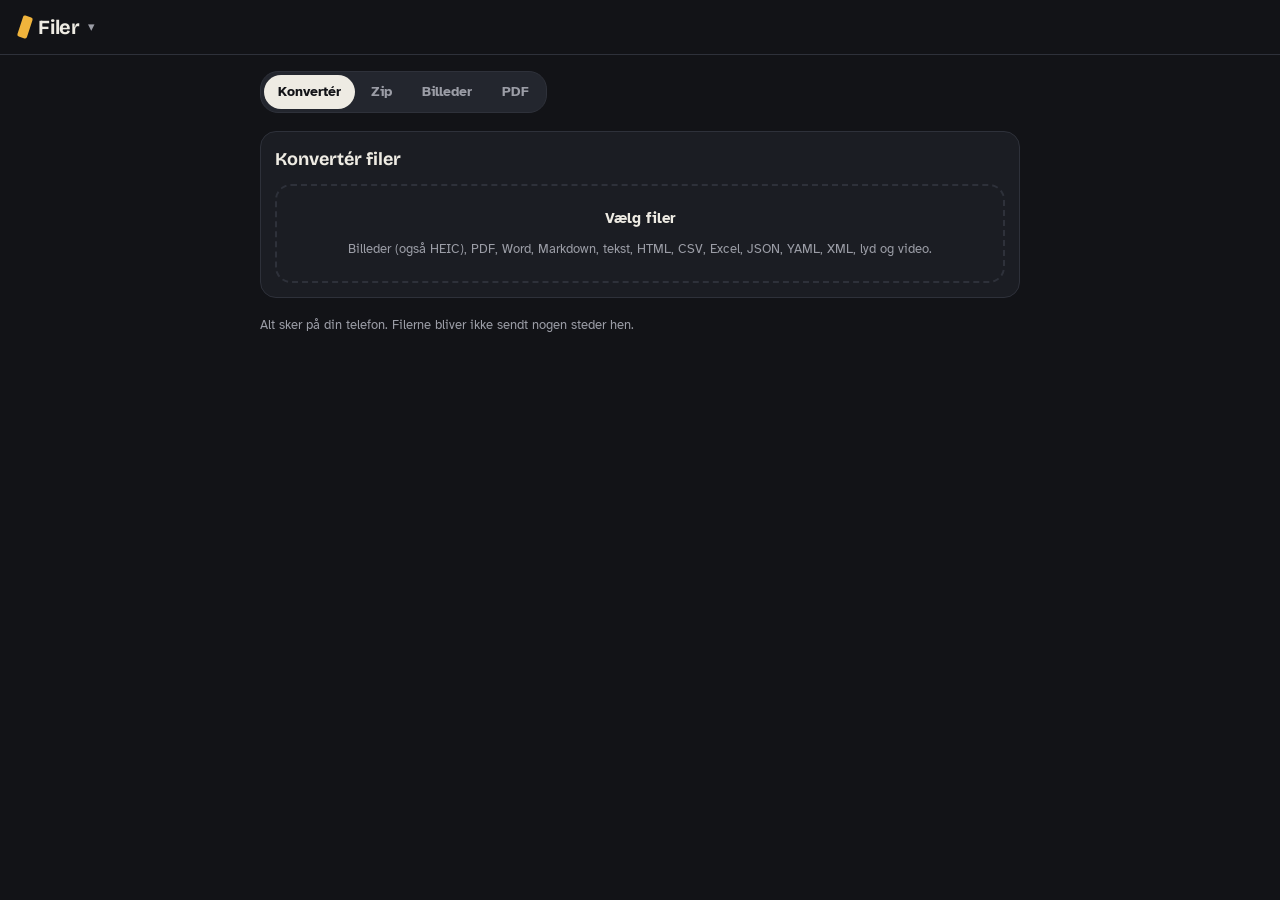
<file: filer.html>
<!doctype html>
<html lang="da">
<head>
<meta charset="utf-8">
<meta name="viewport" content="width=device-width,initial-scale=1,viewport-fit=cover">
<meta name="apple-mobile-web-app-capable" content="yes">
<title>Filer</title>
<link rel="preconnect" href="https://fonts.googleapis.com">
<link rel="stylesheet" href="https://fonts.googleapis.com/css2?family=Bricolage+Grotesque:opsz,wght@12..96,600;12..96,700&family=Atkinson+Hyperlegible:wght@400;700&display=swap">
<link rel="stylesheet" href="assets/app.css">
<link rel="stylesheet" href="assets/menu.css">
<style>
.item img{width:40px;height:40px;object-fit:cover;border-radius:6px;background:#fff;flex:none}
.item .fi{width:40px;height:40px;border-radius:6px;background:var(--panel);display:grid;place-items:center;font-size:11px;font-weight:700;color:var(--muted);flex:none;text-transform:uppercase}
.sub{display:grid;gap:12px}
</style>
</head>
<body>
<header class="top">
  <button class="appbtn" data-appmenu aria-label="Skift værktøj"><i></i>Filer<span class="chev">▾</span></button>
  <div class="spacer"></div>
</header>

<main>
  <div class="seg" role="tablist" aria-label="Værktøj" id="tabs">
    <button data-tab="conv" aria-pressed="true">Konvertér</button>
    <button data-tab="zip" aria-pressed="false">Zip</button>
    <button data-tab="img" aria-pressed="false">Billeder</button>
    <button data-tab="pdf" aria-pressed="false">PDF</button>
  </div>

  <!-- KONVERTÉR -->
  <section id="t-conv" class="sub">
    <div class="card">
      <h2>Konvertér filer</h2>
      <label class="drop" for="cIn"><b>Vælg filer</b><span class="hint" id="cKinds"></span></label>
      <input type="file" id="cIn" multiple hidden>
      <div id="cOut" class="sub" hidden>
        <div class="list" id="cList"></div>
        <div class="field"><span class="label" id="cToLabel">Konvertér til</span><div class="seg" role="group" aria-label="Konvertér til" id="cTo"></div></div>
        <div class="row"><button class="btn accent" id="cGo">Konvertér</button><button class="btn ghost" id="cClear">Ryd</button></div>
        <div class="progress" id="cProg" hidden><b></b></div>
      </div>
      <div id="cRes" class="sub" hidden>
        <div class="row" style="justify-content:space-between"><b>Færdige filer</b><button class="btn ghost" id="cAll">Gem alle</button></div>
        <div class="list" id="cResList"></div>
      </div>
    </div>
  </section>

  <!-- ZIP -->
  <section id="t-zip" class="sub" hidden>
    <div class="card">
      <h2>Pak en zip-fil ud</h2>
      <label class="drop" for="zIn"><b>Vælg zip-fil</b><span class="hint">Se indholdet og gem de filer, du skal bruge.</span></label>
      <input type="file" id="zIn" accept=".zip,application/zip,application/x-zip-compressed" hidden>
      <div id="zOut" class="sub" hidden>
        <div class="row" style="justify-content:space-between"><b id="zName"></b><button class="btn ghost" id="zAll">Gem alle</button></div>
        <div class="list" id="zList"></div>
      </div>
    </div>
    <div class="card">
      <h2>Pak filer sammen</h2>
      <label class="drop" for="pIn"><b>Vælg filer</b><span class="hint">Alle slags filer. Du kan vælge flere ad gangen.</span></label>
      <input type="file" id="pIn" multiple hidden>
      <div id="pOut" class="sub" hidden>
        <div class="list" id="pList"></div>
        <div class="field"><label class="label" for="pName">Navn på zip-filen</label><input type="text" id="pName"></div>
        <div class="row"><button class="btn accent" id="pGo">Lav zip-fil</button><button class="btn ghost" id="pClear">Ryd</button></div>
      </div>
    </div>
  </section>

  <!-- BILLEDER -->
  <section id="t-img" class="sub" hidden>
    <div class="card">
      <h2>Konvertér og formindsk billeder</h2>
      <label class="drop" for="iIn"><b>Vælg billeder</b><span class="hint">Fx HEIC fra iPhone til JPG, eller store fotos, der skal sendes på mail.</span></label>
      <input type="file" id="iIn" accept="image/*" multiple hidden>
      <div class="field"><span class="label">Format</span>
        <div class="seg" role="group" aria-label="Format" id="iFmt">
          <button data-v="image/jpeg" aria-pressed="true">JPG</button>
          <button data-v="image/png" aria-pressed="false">PNG</button>
          <button data-v="image/webp" aria-pressed="false" id="webpBtn">WebP</button>
        </div>
      </div>
      <div class="field"><span class="label">Største side</span>
        <div class="seg" role="group" aria-label="Største side" id="iMax">
          <button data-v="0" aria-pressed="false">Original</button>
          <button data-v="3000" aria-pressed="false">3000 px</button>
          <button data-v="2000" aria-pressed="true">2000 px</button>
          <button data-v="1200" aria-pressed="false">1200 px</button>
          <button data-v="800" aria-pressed="false">800 px</button>
        </div>
      </div>
      <div class="field" id="iQField"><div class="t"><span>Kvalitet</span><output id="oQ">85 %</output></div><input type="range" id="iQ" min="40" max="100" value="85"></div>
      <div id="iOut" class="sub" hidden>
        <div class="list" id="iList"></div>
        <div class="row"><button class="btn accent" id="iGo">Konvertér</button><button class="btn ghost" id="iAll" hidden>Gem alle</button><button class="btn ghost" id="iClear">Ryd</button></div>
      </div>
    </div>
  </section>

  <!-- PDF -->
  <section id="t-pdf" class="sub" hidden>
    <div class="card">
      <h2>Billeder til PDF</h2>
      <label class="drop" for="bIn"><b>Vælg billeder</b><span class="hint">Hvert billede bliver en side. Ret rækkefølgen bagefter.</span></label>
      <input type="file" id="bIn" accept="image/*" multiple hidden>
      <div id="bOut" class="sub" hidden>
        <div class="list" id="bList"></div>
        <div class="seg" role="group" aria-label="Sidestørrelse" id="bSize">
          <button data-v="a4" aria-pressed="true">A4</button>
          <button data-v="fit" aria-pressed="false">Som billedet</button>
        </div>
        <div class="row"><button class="btn accent" id="bGo">Lav PDF</button><button class="btn ghost" id="bClear">Ryd</button></div>
      </div>
    </div>
    <div class="card">
      <h2>Saml PDF'er</h2>
      <label class="drop" for="mIn"><b>Vælg PDF-filer</b><span class="hint">Lægges sammen i den rækkefølge, du vælger.</span></label>
      <input type="file" id="mIn" accept="application/pdf,.pdf" multiple hidden>
      <div id="mOut" class="sub" hidden>
        <div class="list" id="mList"></div>
        <div class="row"><button class="btn accent" id="mGo">Saml til én PDF</button><button class="btn ghost" id="mClear">Ryd</button></div>
      </div>
    </div>
    <div class="card">
      <h2>Tag sider ud af en PDF</h2>
      <label class="drop" for="sIn"><b>Vælg PDF</b><span class="hint">Gem udvalgte sider, drej siderne eller del hele filen op i enkelte sider.</span></label>
      <input type="file" id="sIn" accept="application/pdf,.pdf" hidden>
      <div id="sOut" class="sub" hidden>
        <p id="sInfo" style="margin:0"></p>
        <div class="field"><label class="label" for="sPages">Sider</label><input type="text" id="sPages" placeholder="fx 1-3, 5, 8"></div>
        <div class="field"><span class="label">Drej siderne</span>
          <div class="seg" role="group" aria-label="Drej" id="sRot">
            <button data-v="0" aria-pressed="true">Ingen</button><button data-v="90" aria-pressed="false">90° højre</button><button data-v="180" aria-pressed="false">180°</button><button data-v="270" aria-pressed="false">90° venstre</button>
          </div>
        </div>
        <div class="row"><button class="btn accent" id="sGo">Gem valgte sider</button><button class="btn ghost" id="sSplit">Del op i enkelte sider</button></div>
      </div>
    </div>
  </section>
  <p class="hint">Alt sker på din telefon. Filerne bliver ikke sendt nogen steder hen.</p>
</main>

<script src="assets/common.js"></script>
<script src="assets/convert.js"></script>
<script>
(() => {
const $ = s => document.querySelector(s), $$ = s => [...document.querySelectorAll(s)];
const loaded = {};
function lib(name){
  if (loaded[name]) return loaded[name];
  return loaded[name] = new Promise((res, rej) => {
    const s = document.createElement('script'); s.src = `assets/vendor/${name}.min.js`;
    s.onload = () => res(name === 'jszip' ? window.JSZip : window.PDFLib); s.onerror = () => { delete loaded[name]; rej(new Error('Kunne ikke hente ' + name)); };
    document.head.appendChild(s);
  });
}
const ext = n => (n.match(/\.([a-z0-9]+)$/i) || [, ''])[1].toLowerCase();
const MIME = {jpg: 'image/jpeg', jpeg: 'image/jpeg', png: 'image/png', gif: 'image/gif', webp: 'image/webp', heic: 'image/heic', pdf: 'application/pdf', txt: 'text/plain', csv: 'text/csv', json: 'application/json', html: 'text/html', svg: 'image/svg+xml', mp3: 'audio/mpeg', mp4: 'video/mp4', mov: 'video/quicktime', zip: 'application/zip', docx: 'application/vnd.openxmlformats-officedocument.wordprocessingml.document', xlsx: 'application/vnd.openxmlformats-officedocument.spreadsheetml.sheet', pptx: 'application/vnd.openxmlformats-officedocument.presentationml.presentation'};
const isImg = n => /^(jpe?g|png|gif|webp|svg)$/.test(ext(n));
const ICON = {
  save: '<path d="M12 4v11M7 10l5 5 5-5"/><path d="M5 20h14"/>', share: '<path d="M12 15V3M7 8l5-5 5 5"/><path d="M5 12v8h14v-8"/>',
  up: '<path d="M6 15l6-6 6 6"/>', down: '<path d="M6 9l6 6 6-6"/>', x: '<path d="M6 6l12 12M18 6L6 18"/>'
};
const ib = (k, label) => `<button class="ib" data-a="${k}" aria-label="${label}" title="${label}"><svg viewBox="0 0 24 24">${ICON[k]}</svg></button>`;
async function deliver(blob, name){
  SL.saveFile(blob, name);
}
async function deliverMany(files, zipName){
  if (files.length === 1) return deliver(files[0], files[0].name);
  if (SL.canShareFiles() && files.length <= 30 && await SL.shareFiles(files)) return;
  const JSZip = await lib('jszip'), z = new JSZip(); for (const f of files) z.file(f.name, f);
  deliver(await z.generateAsync({type: 'blob'}), zipName);
}
const uniq = (name, used) => { let n = name, i = 2; while (used.has(n)) { n = name.replace(/(\.[^.]*)?$/, m => ` (${i})` + m); i++; } used.add(n); return n; };

/* Faner */
$$('#tabs button').forEach(b => b.onclick = () => {
  $$('#tabs button').forEach(x => x.setAttribute('aria-pressed', x === b));
  for (const t of ['conv', 'zip', 'img', 'pdf']) $('#t-' + t).hidden = t !== b.dataset.tab;
  try { localStorage.setItem('sporlys:filer:tab', b.dataset.tab); } catch (e) {}
});
try { const t = localStorage.getItem('sporlys:filer:tab'); if (t) $(`#tabs [data-tab="${t}"]`)?.click(); } catch (e) {}
function segVal(id, cb){ $$(`#${id} button`).forEach(b => b.onclick = () => { $$(`#${id} button`).forEach(x => x.setAttribute('aria-pressed', x === b)); cb && cb(b.dataset.v); }); }
const getSeg = id => $(`#${id} [aria-pressed="true"]`).dataset.v;
// Træk og slip på felterne
$$('.drop').forEach(d => {
  const inp = document.getElementById(d.getAttribute('for'));
  d.addEventListener('dragover', e => { e.preventDefault(); d.classList.add('over'); });
  d.addEventListener('dragleave', () => d.classList.remove('over'));
  d.addEventListener('drop', e => { e.preventDefault(); d.classList.remove('over'); inp._drop = [...e.dataTransfer.files]; inp.dispatchEvent(new Event('change')); });
});
const picked = e => { const f = e.target._drop || [...(e.target.files || [])]; e.target._drop = null; e.target.value = ''; return f; };

/* Rækkefølge-liste med op/ned/fjern */
function orderList(box, arr, render, onChange){
  box.innerHTML = '';
  arr.forEach((f, i) => {
    const el = document.createElement('div'); el.className = 'item';
    el.innerHTML = render(f, i) + ib('up', 'Flyt op') + ib('down', 'Flyt ned') + ib('x', 'Fjern');
    el.querySelector('[data-a="up"]').disabled = !i; el.querySelector('[data-a="down"]').disabled = i === arr.length - 1;
    el.querySelector('[data-a="up"]').onclick = () => { [arr[i-1], arr[i]] = [arr[i], arr[i-1]]; onChange(); };
    el.querySelector('[data-a="down"]').onclick = () => { [arr[i+1], arr[i]] = [arr[i], arr[i+1]]; onChange(); };
    el.querySelector('[data-a="x"]').onclick = () => { arr.splice(i, 1); onChange(); };
    box.appendChild(el);
  });
}
const fileRow = f => `${isImg(f.name) && f._url ? `<img alt="" src="${f._url}">` : `<span class="fi">${SL.esc(ext(f.name) || 'fil')}</span>`}<span class="name">${SL.esc(f.name)}</span><small>${SL.fmtBytes(f.size)}</small>`;
const withUrl = files => files.map(f => { if (isImg(f.name) || /^image\//.test(f.type)) f._url = URL.createObjectURL(f); return f; });

/* ---------- KONVERTÉR ---------- */
const CV = window.CONV;
$('#cKinds').textContent = 'Billeder (også HEIC), PDF, Word, Markdown, tekst, HTML, CSV, Excel, JSON, YAML, XML, lyd og video.';
let cFiles = [], cTarget = null, cResults = [];
function cKind(){ const ks = [...new Set(cFiles.map(f => CV.kindOf(f)).filter(Boolean))]; return ks.length === 1 ? ks[0] : ks.length ? 'mixed' : null; }
function cRender(){
  orderList($('#cList'), cFiles, f => { const k = CV.kindOf(f); return fileRow(f) + `<small style="color:${k ? 'var(--muted)' : 'var(--bad)'}">${k ? CV.LABEL[k] : 'Ukendt'}</small>`; }, () => { cResults = []; cRender(); });
  $('#cOut').hidden = !cFiles.length;
  const k = cKind(), box = $('#cTo'); box.innerHTML = '';
  if (k === 'mixed') { $('#cToLabel').textContent = 'Vælg filer af samme slags for at konvertere dem sammen'; $('#cGo').disabled = true; return; }
  if (!k) { $('#cToLabel').textContent = cFiles.length ? 'Den filtype kan ikke konverteres her' : ''; $('#cGo').disabled = true; return; }
  $('#cToLabel').textContent = `${CV.LABEL[k]} → konvertér til`; const ts = CV.TARGETS[k];
  if (!ts.find(t => t.id === cTarget)) cTarget = ts[0].id;
  for (const t of ts) { const b = document.createElement('button'); b.textContent = t.label; b.setAttribute('aria-pressed', t.id === cTarget); b.onclick = () => { cTarget = t.id; cRender(); }; box.appendChild(b); }
  $('#cGo').disabled = false;
}
function cRenderRes(){
  const box = $('#cResList'); box.innerHTML = ''; $('#cRes').hidden = !cResults.length; $('#cAll').hidden = cResults.length < 2;
  cResults.forEach(f => {
    const el = document.createElement('div'); el.className = 'item'; if (isImg(f.name)) f._url = URL.createObjectURL(f);
    el.innerHTML = fileRow(f) + (SL.canShareFiles() ? ib('share', 'Del') : '') + ib('save', 'Gem');
    el.querySelector('[data-a="save"]').onclick = () => deliver(f, f.name);
    const sh = el.querySelector('[data-a="share"]'); if (sh) sh.onclick = async () => { if (!await SL.shareFiles([f])) deliver(f, f.name); };
    box.appendChild(el);
  });
}
$('#cIn').onchange = e => { cFiles.push(...withUrl(picked(e))); cResults = []; cRenderRes(); cRender(); };
$('#cClear').onclick = () => { cFiles = []; cResults = []; cRender(); cRenderRes(); };
$('#cGo').onclick = async () => {
  const k = cKind(), b = $('#cGo'), bar = $('#cProg'), fill = bar.querySelector('b'); b.disabled = true; bar.hidden = false; cResults = []; let bad = [];
  for (let i = 0; i < cFiles.length; i++) {
    fill.style.width = (i / cFiles.length * 100) + '%';
    try { cResults.push(...await CV.convert(cFiles[i], k, cTarget, p => { fill.style.width = ((i + p) / cFiles.length * 100) + '%'; })); }
    catch (er) { console.error(er); bad.push(`${cFiles[i].name}: ${er.message || er}`); }
    cRenderRes();
  }
  fill.style.width = '100%'; setTimeout(() => { bar.hidden = true; }, 600); b.disabled = false;
  if (bad.length) SL.toast(bad.join('\n'), 7000); else SL.toast(`${cResults.length} ${cResults.length === 1 ? 'fil' : 'filer'} klar`);
};
$('#cAll').onclick = () => deliverMany(cResults, 'Konverteret ' + SL.stamp() + '.zip');

/* ---------- ZIP: pak ud ---------- */
let zEntries = [];
$('#zIn').onchange = async e => {
  const [f] = picked(e); if (!f) return;
  try {
    const JSZip = await lib('jszip'), z = await JSZip.loadAsync(f);
    zEntries = Object.values(z.files).filter(x => !x.dir && !/(^|\/)(__MACOSX\/|\.DS_Store$)/.test(x.name));
    $('#zName').textContent = `${f.name} · ${zEntries.length} ${zEntries.length === 1 ? 'fil' : 'filer'}`;
    const box = $('#zList'); box.innerHTML = '';
    for (const en of zEntries) {
      const el = document.createElement('div'); el.className = 'item';
      const size = en._data && en._data.uncompressedSize;
      el.innerHTML = `<span class="fi">${SL.esc(ext(en.name) || 'fil')}</span><span class="name" title="${SL.esc(en.name)}">${SL.esc(en.name)}</span>${size != null ? `<small>${SL.fmtBytes(size)}</small>` : ''}${SL.canShareFiles() ? ib('share', 'Del') : ''}${ib('save', 'Gem')}`;
      const get = async () => new File([await en.async('blob')], en.name.split('/').pop(), {type: MIME[ext(en.name)] || 'application/octet-stream'});
      el.querySelector('[data-a="save"]').onclick = async () => { const fl = await get(); deliver(fl, fl.name); };
      const sh = el.querySelector('[data-a="share"]'); if (sh) sh.onclick = async () => { const fl = await get(); if (!await SL.shareFiles([fl])) deliver(fl, fl.name); };
      if (isImg(en.name)) en.async('blob').then(b => { const im = document.createElement('img'); im.alt = ''; im.src = URL.createObjectURL(new Blob([b], {type: MIME[ext(en.name)]})); el.querySelector('.fi').replaceWith(im); });
      box.appendChild(el);
    }
    $('#zOut').hidden = false;
  } catch (er) { SL.toast(/encrypt|password/i.test(String(er)) ? 'Zip-filen er beskyttet med adgangskode. Den kan ikke åbnes her.' : 'Filen kunne ikke åbnes som zip.'); }
};
$('#zAll').onclick = async () => {
  const used = new Set(), files = [];
  for (const en of zEntries) files.push(new File([await en.async('blob')], uniq(en.name.split('/').pop(), used), {type: MIME[ext(en.name)] || 'application/octet-stream'}));
  if (SL.canShareFiles() && await SL.shareFiles(files)) return;
  files.forEach((f, i) => setTimeout(() => deliver(f, f.name), i * 350));
};

/* ---------- ZIP: pak sammen ---------- */
let pFiles = [];
const pRender = () => { orderList($('#pList'), pFiles, fileRow, pRender); $('#pOut').hidden = !pFiles.length; };
$('#pIn').onchange = e => { pFiles.push(...withUrl(picked(e))); if (!$('#pName').value) $('#pName').value = 'Filer ' + SL.stamp(); pRender(); };
$('#pClear').onclick = () => { pFiles = []; $('#pName').value = ''; pRender(); };
$('#pGo').onclick = async () => {
  const JSZip = await lib('jszip'), z = new JSZip(), used = new Set();
  for (const f of pFiles) z.file(uniq(f.name, used), f);
  const blob = await z.generateAsync({type: 'blob', compression: 'DEFLATE', compressionOptions: {level: 6}});
  deliver(blob, ($('#pName').value.trim() || 'Filer') + '.zip'); SL.toast(`Zip-fil på ${SL.fmtBytes(blob.size)} gemt`);
};

/* ---------- BILLEDER ---------- */
let iFiles = [], iResults = [];
(() => { const c = document.createElement('canvas'); c.width = c.height = 1; if (!c.toDataURL('image/webp').startsWith('data:image/webp')) $('#webpBtn').hidden = true; })();
segVal('iFmt', v => { $('#iQField').hidden = v === 'image/png'; iResults = []; iRender(); });
segVal('iMax', () => { iResults = []; iRender(); });
$('#iQ').oninput = e => { $('#oQ').textContent = e.target.value + ' %'; iResults = []; iRender(); };
function iRender(){
  orderList($('#iList'), iFiles, (f, i) => fileRow(f) + (iResults[i] ? `<small style="color:var(--ok)">→ ${SL.fmtBytes(iResults[i].size)}</small>` : ''), () => { iResults = []; iRender(); });
  $('#iOut').hidden = !iFiles.length; $('#iAll').hidden = !iResults.length;
}
$('#iIn').onchange = e => { iFiles.push(...withUrl(picked(e))); iResults = []; iRender(); };
$('#iClear').onclick = () => { iFiles = []; iResults = []; iRender(); };
$('#iGo').onclick = async () => {
  const type = getSeg('iFmt'), max = +getSeg('iMax'), q = +$('#iQ').value / 100, e2 = {'image/jpeg': 'jpg', 'image/png': 'png', 'image/webp': 'webp'}[type];
  const b = $('#iGo'); b.disabled = true; iResults = []; let bad = 0;
  for (const f of iFiles) {
    try {
      const im = await SL.loadImage(f), k = max ? Math.min(1, max / Math.max(im.naturalWidth, im.naturalHeight)) : 1;
      const c = document.createElement('canvas'); c.width = Math.round(im.naturalWidth * k); c.height = Math.round(im.naturalHeight * k);
      const x = c.getContext('2d'); if (type === 'image/jpeg') { x.fillStyle = '#fff'; x.fillRect(0, 0, c.width, c.height); }
      x.imageSmoothingQuality = 'high'; x.drawImage(im, 0, 0, c.width, c.height); URL.revokeObjectURL(im.src);
      const out = await SL.canvasBlob(c, type, q);
      iResults.push(new File([out], f.name.replace(/\.[^.]+$/, '') + '.' + e2, {type}));
    } catch (er) { bad++; iResults.push(null); }
    iRender();
  }
  iResults = iResults.filter(Boolean); b.disabled = false; iRender();
  SL.toast(bad ? `${bad} billede${bad > 1 ? 'r' : ''} kunne ikke læses.` : 'Færdig. Tryk Gem alle.');
};
$('#iAll').onclick = () => deliverMany(iResults, 'Billeder ' + SL.stamp() + '.zip');

/* ---------- PDF: billeder til PDF ---------- */
let bFiles = [];
const bRender = () => { orderList($('#bList'), bFiles, fileRow, bRender); $('#bOut').hidden = !bFiles.length; };
segVal('bSize');
$('#bIn').onchange = e => { bFiles.push(...withUrl(picked(e))); bRender(); };
$('#bClear').onclick = () => { bFiles = []; bRender(); };
$('#bGo').onclick = async () => {
  const pages = []; const b = $('#bGo'); b.disabled = true;
  try {
    for (const f of bFiles) {
      const im = await SL.loadImage(f), k = Math.min(1, 2400 / Math.max(im.naturalWidth, im.naturalHeight));
      const c = document.createElement('canvas'); c.width = Math.round(im.naturalWidth * k); c.height = Math.round(im.naturalHeight * k);
      const x = c.getContext('2d'); x.fillStyle = '#fff'; x.fillRect(0, 0, c.width, c.height); x.drawImage(im, 0, 0, c.width, c.height); URL.revokeObjectURL(im.src);
      const jpg = await SL.canvasBlob(c, 'image/jpeg', .88);
      pages.push({jpeg: new Uint8Array(await jpg.arrayBuffer()), w: c.width, h: c.height});
    }
    deliver(SL.makePDF(pages, getSeg('bSize')), 'Billeder ' + SL.stamp() + '.pdf'); SL.toast('PDF gemt');
  } catch (er) { SL.toast('Et af billederne kunne ikke læses.'); }
  b.disabled = false;
};

/* ---------- PDF: saml ---------- */
let mFiles = [];
const mRender = () => { orderList($('#mList'), mFiles, fileRow, mRender); $('#mOut').hidden = !mFiles.length; };
$('#mIn').onchange = e => { mFiles.push(...picked(e)); mRender(); };
$('#mClear').onclick = () => { mFiles = []; mRender(); };
$('#mGo').onclick = async () => {
  const b = $('#mGo'); b.disabled = true;
  try {
    const {PDFDocument} = await lib('pdf-lib'), out = await PDFDocument.create();
    for (const f of mFiles) {
      const src = await PDFDocument.load(await f.arrayBuffer(), {ignoreEncryption: true});
      (await out.copyPages(src, src.getPageIndices())).forEach(p => out.addPage(p));
    }
    deliver(new Blob([await out.save()], {type: 'application/pdf'}), 'Samlet ' + SL.stamp() + '.pdf'); SL.toast(`PDF med ${out.getPageCount()} sider gemt`);
  } catch (er) { SL.toast('En af filerne kunne ikke læses som PDF.'); }
  b.disabled = false;
};

/* ---------- PDF: tag sider ud / drej / del op ---------- */
let sFile = null, sCount = 0;
segVal('sRot');
$('#sIn').onchange = async e => {
  const [f] = picked(e); if (!f) return;
  try {
    const {PDFDocument} = await lib('pdf-lib'), d = await PDFDocument.load(await f.arrayBuffer(), {ignoreEncryption: true});
    sFile = f; sCount = d.getPageCount();
    $('#sInfo').textContent = `${f.name} · ${sCount} ${sCount === 1 ? 'side' : 'sider'}`; $('#sPages').value = `1-${sCount}`; $('#sOut').hidden = false;
  } catch (er) { SL.toast('Filen kunne ikke læses som PDF.'); }
};
function parsePages(t){
  const out = [];
  for (const part of t.split(/[,;\s]+/).filter(Boolean)) {
    const m = part.match(/^(\d+)(?:-(\d*))?$/); if (!m) return null;
    let a = +m[1], b = m[2] === undefined ? a : m[2] === '' ? sCount : +m[2];
    if (a < 1 || b > sCount || a > b) return null;
    for (let i = a; i <= b; i++) out.push(i - 1);
  }
  return out.length ? out : null;
}
async function pick(idx){
  const {PDFDocument, degrees} = await lib('pdf-lib'), src = await PDFDocument.load(await sFile.arrayBuffer(), {ignoreEncryption: true}), out = await PDFDocument.create();
  const rot = +getSeg('sRot');
  (await out.copyPages(src, idx)).forEach(p => { if (rot) p.setRotation(degrees((p.getRotation().angle + rot) % 360)); out.addPage(p); });
  return new Blob([await out.save()], {type: 'application/pdf'});
}
const sBase = () => sFile.name.replace(/\.pdf$/i, '');
$('#sGo').onclick = async () => {
  const idx = parsePages($('#sPages').value); if (!idx) { SL.toast(`Skriv sidetal mellem 1 og ${sCount}, fx 1-3, 5`); return; }
  deliver(await pick(idx), `${sBase()} (sider ${$('#sPages').value.replace(/\s+/g, '')}).pdf`);
};
$('#sSplit').onclick = async () => {
  const files = []; for (let i = 0; i < sCount; i++) files.push(new File([await pick([i])], `${sBase()} side ${i + 1}.pdf`, {type: 'application/pdf'}));
  const JSZip = await lib('jszip'), z = new JSZip(); for (const f of files) z.file(f.name, f);
  deliver(await z.generateAsync({type: 'blob'}), `${sBase()} sider.zip`); SL.toast(`${sCount} sider lagt i en zip-fil`);
};
})();
</script>
</body>
</html>
</file>
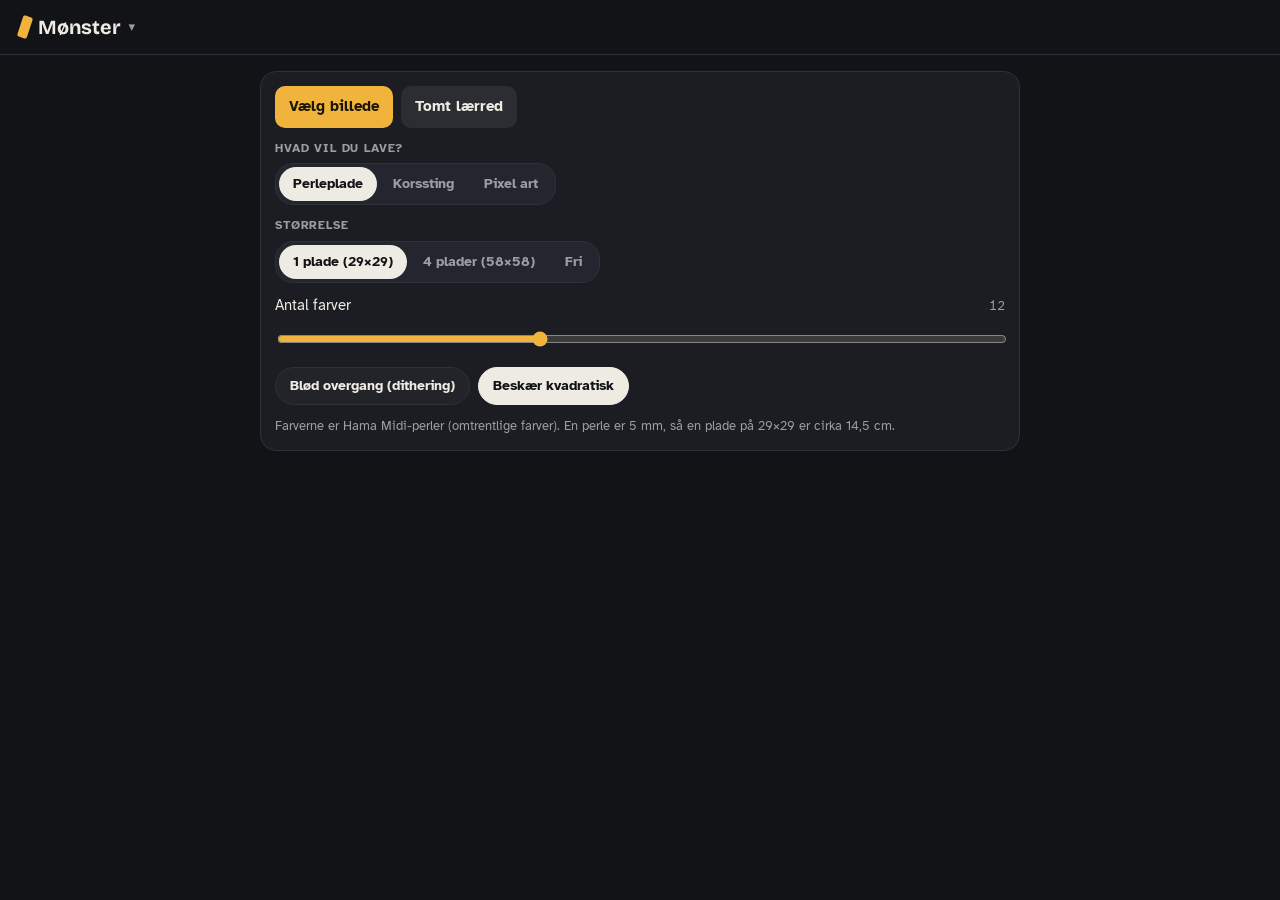
<file: moenster.html>
<!doctype html>
<html lang="da">
<head>
<meta charset="utf-8">
<meta name="viewport" content="width=device-width,initial-scale=1,viewport-fit=cover">
<meta name="apple-mobile-web-app-capable" content="yes">
<title>Mønster</title>
<link rel="preconnect" href="https://fonts.googleapis.com">
<link rel="stylesheet" href="https://fonts.googleapis.com/css2?family=Bricolage+Grotesque:opsz,wght@12..96,600;12..96,700&family=Atkinson+Hyperlegible:wght@400;700&display=swap">
<link rel="stylesheet" href="assets/app.css">
<link rel="stylesheet" href="assets/menu.css">
<style>
.srcrow{display:flex;gap:12px;align-items:center;flex-wrap:wrap}
.srcrow img{width:84px;height:84px;object-fit:cover;border-radius:10px;background:var(--panel2)}
#gridWrap{overflow:auto;max-height:64vh;border-radius:12px;background:#0b0c0f;border:1px solid var(--line);touch-action:pan-x pan-y;-webkit-overflow-scrolling:touch}
#grid{display:block;margin:0 auto;touch-action:none}
#gridWrap.pan #grid{touch-action:auto}
.legend{display:grid;grid-template-columns:repeat(auto-fill,minmax(150px,1fr));gap:6px}
.lg{display:flex;gap:8px;align-items:center;background:var(--panel2);border:2px solid transparent;border-radius:10px;padding:6px 8px;cursor:pointer;text-align:left;min-width:0}
.lg[aria-pressed="true"]{border-color:var(--accent)}
.lg .sw{width:26px;height:26px;border-radius:6px;flex:none;display:grid;place-items:center;font-size:14px;font-weight:700;box-shadow:inset 0 0 0 1px #0004}
.lg .tx{min-width:0;display:grid}
.lg .tx b{font-size:13px;white-space:nowrap;overflow:hidden;text-overflow:ellipsis}
.lg .tx small{color:var(--muted);font-size:12px;font-variant-numeric:tabular-nums}
.facts{display:flex;gap:16px;flex-wrap:wrap;font-variant-numeric:tabular-nums}
.facts div{display:grid}
.facts b{font:700 20px var(--display)}
.facts span{color:var(--muted);font-size:12px}
.pal{display:grid;grid-template-columns:repeat(auto-fill,minmax(34px,1fr));gap:6px}
.pal button{aspect-ratio:1;border-radius:8px;border:2px solid transparent;cursor:pointer;box-shadow:inset 0 0 0 1px #0004}
.pal button[aria-pressed="true"]{border-color:var(--fg)}
</style>
</head>
<body>
<header class="top">
  <button class="appbtn" data-appmenu aria-label="Skift værktøj"><i></i>Mønster<span class="chev">▾</span></button>
  <div class="spacer"></div>
</header>

<main>
  <section class="card">
    <div class="srcrow">
      <img id="srcThumb" alt="" hidden>
      <div class="row">
        <label class="btn accent" for="fImg">Vælg billede</label>
        <button class="btn ghost" id="bBlank">Tomt lærred</button>
      </div>
    </div>
    <input type="file" id="fImg" accept="image/*" hidden>
    <div class="field">
      <span class="label">Hvad vil du lave?</span>
      <div class="seg" role="group" aria-label="Type">
        <button data-m="perler" aria-pressed="true">Perleplade</button>
        <button data-m="kors" aria-pressed="false">Korssting</button>
        <button data-m="pixel" aria-pressed="false">Pixel art</button>
      </div>
    </div>
    <div class="field" id="boardField">
      <span class="label">Størrelse</span>
      <div class="seg" role="group" aria-label="Plader">
        <button data-b="29" aria-pressed="true">1 plade (29×29)</button>
        <button data-b="58" aria-pressed="false">4 plader (58×58)</button>
        <button data-b="free" aria-pressed="false">Fri</button>
      </div>
    </div>
    <div class="field" id="wField">
      <div class="t"><span>Bredde</span><output id="oW">40</output></div>
      <input type="range" id="rW" min="8" max="160" value="40">
    </div>
    <div class="field">
      <div class="t"><span>Antal farver</span><output id="oN">12</output></div>
      <input type="range" id="rN" min="2" max="30" value="12">
    </div>
    <div class="row">
      <button class="chip" id="cDither" aria-pressed="false">Blød overgang (dithering)</button>
      <button class="chip" id="cSquare" aria-pressed="true">Beskær kvadratisk</button>
    </div>
    <p class="hint" id="modeHint"></p>
  </section>

  <section class="card" id="patCard" hidden>
    <div class="facts" id="facts"></div>
    <div class="row">
      <div class="seg" role="group" aria-label="Værktøj">
        <button data-t="pan" aria-pressed="true">Flyt</button>
        <button data-t="paint" aria-pressed="false">Mal</button>
        <button data-t="fill" aria-pressed="false">Fyld</button>
        <button data-t="erase" aria-pressed="false">Visk ud</button>
      </div>
      <button class="ib" id="bUndo" aria-label="Fortryd" title="Fortryd"><svg viewBox="0 0 24 24"><path d="M9 14L4 9l5-5"/><path d="M4 9h10a6 6 0 0 1 0 12h-3"/></svg></button>
    </div>
    <div id="gridWrap" class="pan"><canvas id="grid"></canvas></div>
    <div class="field">
      <div class="t"><span>Zoom</span><output id="oZ"></output></div>
      <input type="range" id="rZ" min="4" max="40" value="14">
    </div>
    <div class="field">
      <span class="label">Farver i mønstret</span>
      <div class="legend" id="legend"></div>
      <details id="addPal">
        <summary class="hint" style="cursor:pointer">Tilføj en farve</summary>
        <div class="pal" id="pal" style="margin-top:8px"></div>
        <input type="color" id="freeColor" value="#e04050" style="margin-top:8px">
      </details>
    </div>
  </section>

  <section class="card" id="expCard" hidden>
    <h2>Gem mønstret</h2>
    <div class="row">
      <button class="btn accent" id="bChart">Gem som mønsterark</button>
      <button class="btn ghost" id="bPixel">Gem som pixelbillede</button>
      <button class="btn ghost" id="bSporlys">Tegn efter i Sporlys</button>
    </div>
    <p class="hint">Mønsterarket har gitter, symboler og en liste over farver med antal. Pixelbilledet er det rene billede, forstørret.</p>
  </section>
</main>

<script src="assets/common.js"></script>
<script>
(() => {
const $ = s => document.querySelector(s), $$ = s => [...document.querySelectorAll(s)];
const DB = SL.store('sporlys-moenster');

/* Hama Midi-perler. Farverne er omtrentlige; rigtige perler kan se en anelse anderledes ud. */
const HAMA = [
  ['H01','Hvid','#ecedec'],['H02','Creme','#f0e8b9'],['H03','Gul','#f0b901'],['H04','Orange','#e64f27'],['H05','Rød','#b63136'],
  ['H06','Lyserød','#e1889f'],['H07','Lilla','#694a82'],['H08','Mørkeblå','#2c4690'],['H09','Blå','#305cb0'],['H10','Grøn','#256847'],
  ['H11','Lysegrøn','#49ae89'],['H12','Brun','#534137'],['H17','Grå','#83888a'],['H18','Sort','#2e2f31'],['H20','Rødbrun','#7f332a'],
  ['H21','Lysebrun','#a5693f'],['H22','Mørkerød','#a52d36'],['H26','Laks','#de9b90'],['H27','Beige','#deb48b'],['H28','Mørkegrøn','#363f38'],
  ['H29','Hindbær','#b9395e'],['H30','Vinrød','#682e39'],['H31','Turkis','#6797ae'],['H43','Pastelgul','#f3e97b'],['H44','Pastelrød','#e9605f'],
  ['H45','Pastellilla','#8b7db5'],['H46','Pastelblå','#64a9d6'],['H47','Pastelgrøn','#85c17c'],['H48','Pastelpink','#d86faf'],['H49','Azur','#3594c8'],
  ['H60','Teddybrun','#a07d3b'],['H70','Lysegrå','#bfc1c1'],['H71','Mørkegrå','#4d5054'],['H75','Karamel','#b78445'],['H79','Fersken','#efa27a']
].map(([code, name, hex]) => ({code, name, hex}));
const SYMS = '■●▲◆★✚✖♥♦♣♠○□△◇☆✿❖✱#%&@=+?ZXSOHVTKN'.split('');

/* ---------- Farvemath (Lab) ---------- */
const hexRgb = h => [1, 3, 5].map(i => parseInt(h.slice(i, i+2), 16));
const rgbHex = c => '#' + c.map(v => Math.round(Math.max(0, Math.min(255, v))).toString(16).padStart(2, '0')).join('');
function lab([r, g, b]){
  const f = v => { v /= 255; return v > .04045 ? ((v + .055) / 1.055) ** 2.4 : v / 12.92; };
  const R = f(r), G = f(g), B = f(b);
  let x = (R*.4124 + G*.3576 + B*.1805) / .95047, y = R*.2126 + G*.7152 + B*.0722, z = (R*.0193 + G*.1192 + B*.9505) / 1.08883;
  const t = v => v > .008856 ? Math.cbrt(v) : 7.787*v + 16/116; x = t(x); y = t(y); z = t(z);
  return [116*y - 16, 500*(x - y), 200*(y - z)];
}
const d2 = (a, b) => (a[0]-b[0])**2 + (a[1]-b[1])**2 + (a[2]-b[2])**2;
const lum = hex => { const [r, g, b] = hexRgb(hex); return .3*r + .59*g + .11*b; };

/* ---------- Tilstand ---------- */
const S = {mode: 'perler', board: '29', w: 40, n: 12, dither: false, square: true, zoom: 14, tool: 'pan'};
let img = null, srcBlob = null, P = null; // P = {w, h, cells: Int16Array (-1 = tom), pal: [{hex, name, code, sym}]}
let cur = 0, undo = [];

function hint(){
  $('#modeHint').textContent = S.mode === 'perler' ? 'Farverne er Hama Midi-perler (omtrentlige farver). En perle er 5 mm, så en plade på 29×29 er cirka 14,5 cm.'
    : S.mode === 'kors' ? 'Hvert felt er ét korssting. Mønsterarket viser symboler, så du kan tælle dig frem.'
    : 'Lav en lille pixeltegning ud fra et billede, eller start på et tomt lærred og mal selv.';
  $('#boardField').hidden = S.mode !== 'perler';
  $('#wField').hidden = S.mode === 'perler' && S.board !== 'free';
  $('#rW').max = S.mode === 'pixel' ? 128 : 160;
}

/* Billede -> gitter */
function sample(w, h){
  const iw = img.naturalWidth, ih = img.naturalHeight;
  let sx = 0, sy = 0, sw = iw, sh = ih;
  if (S.square) { const m = Math.min(iw, ih); sx = (iw - m) / 2; sy = (ih - m) / 2; sw = sh = m; }
  // Skalér i trin for en pæn middelværdi
  let c = document.createElement('canvas'), cw = sw, ch = sh, from = img, fx = sx, fy = sy;
  while (cw / 2 > w * 2) { const n = document.createElement('canvas'); n.width = Math.round(cw / 2); n.height = Math.round(ch / 2); const x = n.getContext('2d'); x.imageSmoothingQuality = 'high'; x.drawImage(from, fx, fy, cw, ch, 0, 0, n.width, n.height); from = n; fx = 0; fy = 0; cw = n.width; ch = n.height; }
  c.width = w; c.height = h; const x = c.getContext('2d', {willReadFrequently: true}); x.imageSmoothingQuality = 'high'; x.drawImage(from, fx, fy, cw, ch, 0, 0, w, h);
  return x.getImageData(0, 0, w, h).data;
}
function kmeans(pts, k){
  // k-means++ i Lab
  const n = pts.length, cent = [pts[Math.floor(n / 2)]], D = new Float64Array(n).fill(Infinity);
  while (cent.length < k) {
    let sum = 0; const c = cent[cent.length - 1];
    for (let i = 0; i < n; i++) { const v = d2(pts[i], c); if (v < D[i]) D[i] = v; sum += D[i]; }
    if (!sum) break; let r = Math.random() * sum, j = 0; for (; j < n - 1; j++) { r -= D[j]; if (r <= 0) break; } cent.push(pts[j]);
  }
  const as = new Int32Array(n);
  for (let it = 0; it < 12; it++) {
    const acc = cent.map(() => [0, 0, 0, 0]);
    for (let i = 0; i < n; i++) { let b = 0, bd = Infinity; for (let j = 0; j < cent.length; j++) { const v = d2(pts[i], cent[j]); if (v < bd) { bd = v; b = j; } } as[i] = b; const a = acc[b]; a[0] += pts[i][0]; a[1] += pts[i][1]; a[2] += pts[i][2]; a[3]++; }
    for (let j = 0; j < cent.length; j++) if (acc[j][3]) cent[j] = [acc[j][0] / acc[j][3], acc[j][1] / acc[j][3], acc[j][2] / acc[j][3]];
  }
  return cent;
}
// Lab -> RGB (til frie farver)
function labRgb([L, a, b]){
  let y = (L + 16) / 116, x = a / 500 + y, z = y - b / 200;
  const f = t => t ** 3 > .008856 ? t ** 3 : (t - 16/116) / 7.787;
  x = f(x) * .95047; y = f(y); z = f(z) * 1.08883;
  let R = x*3.2406 + y*-1.5372 + z*-.4986, G = x*-.9689 + y*1.8758 + z*.0415, B = x*.0557 + y*-.204 + z*1.057;
  const g = v => 255 * (v > .0031308 ? 1.055 * v ** (1/2.4) - .055 : 12.92 * v);
  return [g(R), g(G), g(B)];
}
function build(){
  if (!img) return;
  let w, h;
  const ar = S.square ? 1 : img.naturalHeight / img.naturalWidth;
  if (S.mode === 'perler' && S.board !== 'free') { w = +S.board; h = S.square ? w : Math.max(1, Math.round(w * ar)); }
  else { w = S.w; h = Math.max(1, Math.round(w * ar)); }
  const d = sample(w, h), n = w*h, px = [], alpha = new Uint8Array(n);
  for (let i = 0; i < n; i++) { alpha[i] = d[i*4+3] > 127 ? 1 : 0; px.push([d[i*4], d[i*4+1], d[i*4+2]]); }
  const L = px.map(lab), vis = L.filter((_, i) => alpha[i]);
  let pal;
  if (S.mode === 'perler') {
    // Brug de N Hama-farver, der passer bedst
    const HL = HAMA.map(c => lab(hexRgb(c.hex))), cnt = new Float64Array(HAMA.length);
    for (const p of vis) { let b = 0, bd = Infinity; HL.forEach((q, j) => { const v = d2(p, q); if (v < bd) { bd = v; b = j; } }); cnt[b]++; }
    let keep = [...cnt.keys()].filter(j => cnt[j] > 0).sort((a, b) => cnt[b] - cnt[a]);
    if (keep.length > S.n) {
      // Behold de mest brugte, men sørg for at farver, der ligner hinanden, ikke fylder hele listen
      const cents = kmeans(vis.length > 6000 ? vis.filter((_, i) => i % Math.ceil(vis.length / 6000) === 0) : vis, S.n);
      const set = new Set(); for (const c of cents) { let b = 0, bd = Infinity; HL.forEach((q, j) => { const v = d2(c, q); if (v < bd) { bd = v; b = j; } }); set.add(b); }
      for (const j of keep) { if (set.size >= S.n) break; set.add(j); }
      keep = [...set];
    }
    pal = keep.map(j => Object.assign({}, HAMA[j]));
  } else {
    const sub = vis.length > 8000 ? vis.filter((_, i) => i % Math.ceil(vis.length / 8000) === 0) : vis;
    pal = kmeans(sub.length ? sub : [[100, 0, 0]], Math.min(S.n, Math.max(1, sub.length))).map((c, i) => ({hex: rgbHex(labRgb(c)), name: 'Farve ' + (i + 1), code: ''}));
  }
  const PL = pal.map(c => lab(hexRgb(c.hex))), cells = new Int16Array(n).fill(-1);
  const nearest = p => { let b = 0, bd = Infinity; for (let j = 0; j < PL.length; j++) { const v = d2(p, PL[j]); if (v < bd) { bd = v; b = j; } } return b; };
  if (S.dither) {
    const E = L.map(p => p.slice());
    for (let y = 0; y < h; y++) for (let x = 0; x < w; x++) {
      const i = y*w + x; if (!alpha[i]) continue;
      const j = nearest(E[i]); cells[i] = j; const e = [0, 1, 2].map(k => E[i][k] - PL[j][k]);
      const spread = (xx, yy, f) => { if (xx < 0 || yy >= h || xx >= w) return; const q = yy*w + xx; for (let k = 0; k < 3; k++) E[q][k] += e[k] * f * .8; };
      spread(x+1, y, 7/16); spread(x-1, y+1, 3/16); spread(x, y+1, 5/16); spread(x+1, y+1, 1/16);
    }
  } else for (let i = 0; i < n; i++) if (alpha[i]) cells[i] = nearest(L[i]);
  P = {w, h, cells, pal}; tidy(); undo = []; cur = 0; draw(); save();
}
// Fjern ubrugte farver, sortér efter antal og giv symboler
function tidy(){
  const cnt = new Array(P.pal.length).fill(0); for (const c of P.cells) if (c >= 0) cnt[c]++;
  const order = [...cnt.keys()].filter(j => cnt[j] > 0 || P.pal[j].keep).sort((a, b) => cnt[b] - cnt[a]), map = new Int16Array(P.pal.length).fill(-1);
  order.forEach((j, k) => { map[j] = k; });
  P.pal = order.map((j, k) => Object.assign(P.pal[j], {sym: SYMS[k % SYMS.length], count: cnt[j]}));
  for (let i = 0; i < P.cells.length; i++) if (P.cells[i] >= 0) P.cells[i] = map[P.cells[i]];
  if (cur >= P.pal.length) cur = 0;
}

/* ---------- Tegning af gitteret ---------- */
function paintChart(ctx, cs, ox, oy, opts){
  const {w, h, cells, pal} = P, bead = S.mode === 'perler', kors = S.mode === 'kors';
  ctx.fillStyle = bead ? '#f3f1ec' : kors ? '#fbfaf6' : '#e9e9ec'; ctx.fillRect(ox, oy, w*cs, h*cs);
  if (!bead && !kors) { // ternet baggrund som "gennemsigtig"
    ctx.fillStyle = '#d6d6db'; for (let y = 0; y < h; y++) for (let x = (y % 2); x < w; x += 2) ctx.fillRect(ox + x*cs, oy + y*cs, cs, cs);
  }
  for (let y = 0; y < h; y++) for (let x = 0; x < w; x++) {
    const c = cells[y*w + x], X = ox + x*cs, Y = oy + y*cs;
    if (c < 0) { if (bead && cs >= 8) { ctx.fillStyle = '#d9d6cf'; ctx.beginPath(); ctx.arc(X + cs/2, Y + cs/2, cs*.12, 0, 7); ctx.fill(); } continue; }
    const col = pal[c].hex;
    if (bead && cs >= 8) { ctx.fillStyle = col; ctx.beginPath(); ctx.arc(X + cs/2, Y + cs/2, cs*.46, 0, 7); ctx.arc(X + cs/2, Y + cs/2, cs*.17, 0, 7, true); ctx.fill('evenodd'); }
    else { ctx.fillStyle = col; ctx.fillRect(X, Y, cs, cs); }
    if (kors && cs >= 11 && opts.sym !== false) { ctx.fillStyle = lum(col) > 140 ? '#111' : '#fff'; ctx.font = `700 ${Math.round(cs*.62)}px system-ui, sans-serif`; ctx.textAlign = 'center'; ctx.textBaseline = 'middle'; ctx.fillText(pal[c].sym, X + cs/2, Y + cs/2 + 1); }
  }
  if (cs >= 6 && opts.grid !== false) {
    ctx.strokeStyle = 'rgba(0,0,0,.18)'; ctx.lineWidth = 1; ctx.beginPath();
    for (let x = 0; x <= w; x++) { ctx.moveTo(ox + x*cs + .5, oy); ctx.lineTo(ox + x*cs + .5, oy + h*cs); }
    for (let y = 0; y <= h; y++) { ctx.moveTo(ox, oy + y*cs + .5); ctx.lineTo(ox + w*cs, oy + y*cs + .5); }
    ctx.stroke();
    const major = bead ? 29 : 10;
    ctx.strokeStyle = bead ? 'rgba(200,60,40,.8)' : 'rgba(0,0,0,.55)'; ctx.lineWidth = 2; ctx.beginPath();
    for (let x = 0; x <= w; x += major) { ctx.moveTo(ox + x*cs, oy); ctx.lineTo(ox + x*cs, oy + h*cs); }
    for (let y = 0; y <= h; y += major) { ctx.moveTo(ox, oy + y*cs); ctx.lineTo(ox + w*cs, oy + y*cs); }
    ctx.stroke();
  }
}
const grid = $('#grid');
function draw(){
  if (!P) return;
  $('#patCard').hidden = $('#expCard').hidden = false;
  const cs = S.zoom, dpr = window.devicePixelRatio || 1;
  grid.width = P.w * cs * dpr; grid.height = P.h * cs * dpr; grid.style.width = P.w * cs + 'px'; grid.style.height = P.h * cs + 'px';
  const ctx = grid.getContext('2d'); ctx.setTransform(dpr, 0, 0, dpr, 0, 0); paintChart(ctx, cs, 0, 0, {});
  $('#oZ').textContent = cs + ' px';
  renderLegend(); renderFacts();
}
function renderFacts(){
  const total = P.cells.reduce((a, c) => a + (c >= 0), 0), f = [];
  f.push([`${P.w} × ${P.h}`, S.mode === 'perler' ? 'perler' : S.mode === 'kors' ? 'sting' : 'pixels']);
  f.push([P.pal.length, 'farver']);
  if (S.mode === 'perler') { f.push([total, 'perler i alt']); f.push([Math.ceil(P.w / 29) * Math.ceil(P.h / 29), 'plader']); f.push([`${(P.w * .5).toFixed(1).replace('.', ',')} × ${(P.h * .5).toFixed(1).replace('.', ',')} cm`, 'færdig størrelse']); }
  if (S.mode === 'kors') { f.push([total, 'sting']); f.push([`${(P.w / 5.5).toFixed(1).replace('.', ',')} × ${(P.h / 5.5).toFixed(1).replace('.', ',')} cm`, 'på Aida 14']); }
  $('#facts').innerHTML = f.map(([b, s]) => `<div><b>${SL.esc(b)}</b><span>${s}</span></div>`).join('');
}
function renderLegend(){
  const box = $('#legend'); box.innerHTML = '';
  P.pal.forEach((c, i) => {
    const b = document.createElement('button'); b.className = 'lg'; b.setAttribute('aria-pressed', i === cur);
    const sym = S.mode === 'kors' ? `<span style="color:${lum(c.hex) > 140 ? '#111' : '#fff'}">${c.sym}</span>` : '';
    b.innerHTML = `<span class="sw" style="background:${c.hex}">${sym}</span><span class="tx"><b>${SL.esc(c.code ? c.code + ' ' + c.name : c.name)}</b><small>${c.count || 0} stk.</small></span>`;
    b.onclick = () => { cur = i; if (S.tool === 'pan' || S.tool === 'erase') setTool('paint'); renderLegend(); };
    box.appendChild(b);
  });
}
function renderPalette(){
  const box = $('#pal'); box.innerHTML = ''; $('#freeColor').hidden = S.mode === 'perler'; box.hidden = S.mode !== 'perler';
  for (const c of HAMA) {
    const b = document.createElement('button'); b.style.background = c.hex; b.title = `${c.code} ${c.name}`; b.setAttribute('aria-label', `${c.code} ${c.name}`);
    b.onclick = () => addColor(Object.assign({}, c));
    box.appendChild(b);
  }
}
function addColor(c){
  if (!P) return;
  let i = P.pal.findIndex(p => p.hex === c.hex);
  if (i < 0) { c.keep = true; c.count = 0; c.sym = SYMS[P.pal.length % SYMS.length]; P.pal.push(c); i = P.pal.length - 1; }
  cur = i; setTool('paint'); renderLegend();
}
$('#freeColor').onchange = e => addColor({hex: e.target.value, name: 'Egen farve', code: ''});

/* ---------- Mal på gitteret ---------- */
function setTool(t){ S.tool = t; $$('[data-t]').forEach(b => b.setAttribute('aria-pressed', b.dataset.t === t)); $('#gridWrap').classList.toggle('pan', t === 'pan'); }
$$('[data-t]').forEach(b => b.onclick = () => setTool(b.dataset.t));
function cellAt(e){ const r = grid.getBoundingClientRect(), x = Math.floor((e.clientX - r.left) / S.zoom), y = Math.floor((e.clientY - r.top) / S.zoom); return x >= 0 && y >= 0 && x < P.w && y < P.h ? y*P.w + x : -1; }
function pushUndo(){ undo.push(Int16Array.from(P.cells)); if (undo.length > 40) undo.shift(); }
function setCell(i, v){
  if (i < 0 || P.cells[i] === v) return;
  P.cells[i] = v; const x = i % P.w, y = (i / P.w) | 0, cs = S.zoom, dpr = window.devicePixelRatio || 1, ctx = grid.getContext('2d');
  ctx.setTransform(dpr, 0, 0, dpr, 0, 0); ctx.save(); ctx.beginPath(); ctx.rect(x*cs, y*cs, cs, cs); ctx.clip(); paintChart(ctx, cs, 0, 0, {}); ctx.restore();
}
function flood(i, v){
  const t = P.cells[i]; if (t === v) return; const st = [i];
  while (st.length) { const p = st.pop(); if (P.cells[p] !== t) continue; P.cells[p] = v; const x = p % P.w; if (x > 0) st.push(p-1); if (x < P.w-1) st.push(p+1); if (p >= P.w) st.push(p-P.w); if (p < P.cells.length - P.w) st.push(p+P.w); }
}
let painting = false;
grid.addEventListener('pointerdown', e => {
  if (!P || S.tool === 'pan') return;
  const i = cellAt(e); if (i < 0) return;
  e.preventDefault(); pushUndo();
  if (S.tool === 'fill') { flood(i, cur); finish(); return; }
  painting = true; grid.setPointerCapture(e.pointerId); setCell(i, S.tool === 'erase' ? -1 : cur);
});
grid.addEventListener('pointermove', e => { if (painting) setCell(cellAt(e), S.tool === 'erase' ? -1 : cur); });
const stop = () => { if (painting) { painting = false; finish(); } };
grid.addEventListener('pointerup', stop); grid.addEventListener('pointercancel', stop);
function finish(){ const keepCur = P.pal[cur]; tidy(); const k = P.pal.indexOf(keepCur); if (k >= 0) cur = k; draw(); save(); }
$('#bUndo').onclick = () => { const u = undo.pop(); if (u && P && u.length === P.cells.length) { P.cells = u; finish(); } };

/* ---------- Gem / hent ---------- */
let saveT = 0;
function save(){ clearTimeout(saveT); saveT = setTimeout(() => DB.set('project', {S: Object.assign({}, S), P: P && {w: P.w, h: P.h, cells: Array.from(P.cells), pal: P.pal}, srcBlob}), 400); }
async function restore(){
  const r = await DB.get('project'); if (!r) { hint(); renderPalette(); return; }
  Object.assign(S, r.S || {}, {tool: 'pan'});
  if (r.srcBlob) { srcBlob = r.srcBlob; try { img = await SL.loadImage(srcBlob); $('#srcThumb').src = img.src; $('#srcThumb').hidden = false; } catch (e) {} }
  if (r.P) P = {w: r.P.w, h: r.P.h, cells: Int16Array.from(r.P.cells), pal: r.P.pal};
  syncUI(); if (P) draw();
}
function syncUI(){
  $$('[data-m]').forEach(b => b.setAttribute('aria-pressed', b.dataset.m === S.mode));
  $$('[data-b]').forEach(b => b.setAttribute('aria-pressed', b.dataset.b === S.board));
  $('#rW').value = S.w; $('#oW').textContent = S.w; $('#rN').value = S.n; $('#oN').textContent = S.n; $('#rZ').value = S.zoom;
  $('#cDither').setAttribute('aria-pressed', S.dither); $('#cSquare').setAttribute('aria-pressed', S.square);
  setTool(S.tool); hint(); renderPalette();
}

/* ---------- Kontroller ---------- */
let buildT = 0; const rebuild = () => { clearTimeout(buildT); buildT = setTimeout(build, 120); };
$('#fImg').onchange = async e => {
  const f = e.target.files[0]; e.target.value = ''; if (!f) return;
  try { img = await SL.loadImage(f); srcBlob = f; $('#srcThumb').src = img.src; $('#srcThumb').hidden = false; build(); $('#patCard').scrollIntoView({behavior: 'smooth'}); }
  catch (er) { SL.toast('Billedet kunne ikke åbnes. Prøv et JPG- eller PNG-billede.'); }
};
$('#bBlank').onclick = () => {
  img = null; srcBlob = null; $('#srcThumb').hidden = true;
  const w = S.mode === 'perler' && S.board !== 'free' ? +S.board : S.mode === 'pixel' ? Math.min(S.w, 32) : S.w;
  const pal = S.mode === 'perler' ? ['H18', 'H01', 'H05', 'H03', 'H09', 'H10'].map(c => Object.assign({keep: true}, HAMA.find(h => h.code === c)))
    : ['#1d1d22', '#ffffff', '#e0403a', '#f2c230', '#2f6fd8', '#33a65a'].map((hex, i) => ({hex, name: 'Farve ' + (i + 1), code: '', keep: true}));
  P = {w, h: w, cells: new Int16Array(w*w).fill(-1), pal}; tidy(); undo = []; cur = 0; setTool('paint'); draw(); save();
};
$$('[data-m]').forEach(b => b.onclick = () => {
  S.mode = b.dataset.m; if (S.mode === 'pixel' && S.w > 64) S.w = 32;
  syncUI(); if (img) rebuild(); else if (P) { draw(); save(); }
});
$$('[data-b]').forEach(b => b.onclick = () => { S.board = b.dataset.b; syncUI(); rebuild(); });
$('#rW').oninput = e => { S.w = +e.target.value; $('#oW').textContent = S.w; rebuild(); };
$('#rN').oninput = e => { S.n = +e.target.value; $('#oN').textContent = S.n; rebuild(); };
$('#cDither').onclick = () => { S.dither = !S.dither; syncUI(); rebuild(); };
$('#cSquare').onclick = () => { S.square = !S.square; syncUI(); rebuild(); };
$('#rZ').oninput = e => { S.zoom = +e.target.value; draw(); save(); };

/* Eksport */
const base = () => (S.mode === 'perler' ? 'Perleplade' : S.mode === 'kors' ? 'Korssting' : 'Pixel art') + ' ' + SL.stamp();
function chartCanvas(){
  const cs = Math.max(12, Math.min(30, Math.floor(2400 / Math.max(P.w, P.h)))), pad = 40, cols = Math.max(1, Math.floor((P.w*cs + pad) / 260));
  const rows = Math.ceil(P.pal.length / cols), lh = 34, W = P.w*cs + pad*2, H = P.h*cs + pad*2 + 60 + rows*lh;
  const c = document.createElement('canvas'); c.width = W; c.height = H; const x = c.getContext('2d');
  x.fillStyle = '#ffffff'; x.fillRect(0, 0, W, H);
  paintChart(x, cs, pad, pad, {});
  x.fillStyle = '#555'; x.font = '12px system-ui, sans-serif'; x.textAlign = 'center'; x.textBaseline = 'middle';
  const step = S.mode === 'perler' ? 29 : 10;
  for (let i = step; i < P.w; i += step) x.fillText(i, pad + i*cs, pad - 12);
  x.textAlign = 'right'; for (let i = step; i < P.h; i += step) x.fillText(i, pad - 6, pad + i*cs);
  let y0 = pad + P.h*cs + 36; x.textAlign = 'left'; x.fillStyle = '#111'; x.font = '700 16px system-ui, sans-serif';
  x.fillText(`${P.w} × ${P.h} · ${P.pal.length} farver · ${P.cells.reduce((a, v) => a + (v >= 0), 0)} i alt`, pad, y0 - 14);
  P.pal.forEach((p, i) => {
    const cx = pad + (i % cols) * 260, cy = y0 + Math.floor(i / cols) * lh;
    x.fillStyle = p.hex; x.fillRect(cx, cy, 24, 24); x.strokeStyle = '#0003'; x.strokeRect(cx + .5, cy + .5, 23, 23);
    if (S.mode === 'kors') { x.fillStyle = lum(p.hex) > 140 ? '#111' : '#fff'; x.font = '700 15px system-ui'; x.textAlign = 'center'; x.fillText(p.sym, cx + 12, cy + 13); x.textAlign = 'left'; }
    x.fillStyle = '#111'; x.font = '14px system-ui, sans-serif'; x.fillText(`${p.code ? p.code + ' ' : ''}${p.name} · ${p.count} stk.`, cx + 32, cy + 13);
  });
  return c;
}
$('#bChart').onclick = async () => { SL.saveFile(await SL.canvasBlob(chartCanvas(), 'image/png'), base() + '.png'); SL.toast('Mønsterark gemt'); };
$('#bPixel').onclick = async () => {
  const k = Math.max(1, Math.floor(1024 / Math.max(P.w, P.h))), c = document.createElement('canvas'); c.width = P.w*k; c.height = P.h*k; const x = c.getContext('2d');
  for (let i = 0; i < P.cells.length; i++) if (P.cells[i] >= 0) { x.fillStyle = P.pal[P.cells[i]].hex; x.fillRect((i % P.w)*k, ((i / P.w) | 0)*k, k, k); }
  SL.saveFile(await SL.canvasBlob(c, 'image/png'), base() + '.png'); SL.toast('Pixelbillede gemt');
};
$('#bSporlys').onclick = async () => {
  const ok = await SL.sendToSporlys(await SL.canvasBlob(chartCanvas(), 'image/png'), base());
  SL.toast(ok ? 'Mønstret ligger nu under Mine billeder i Sporlys.' : 'Mønstret kunne ikke gemmes i Sporlys.');
};

restore();
})();
</script>
</body>
</html>
</file>
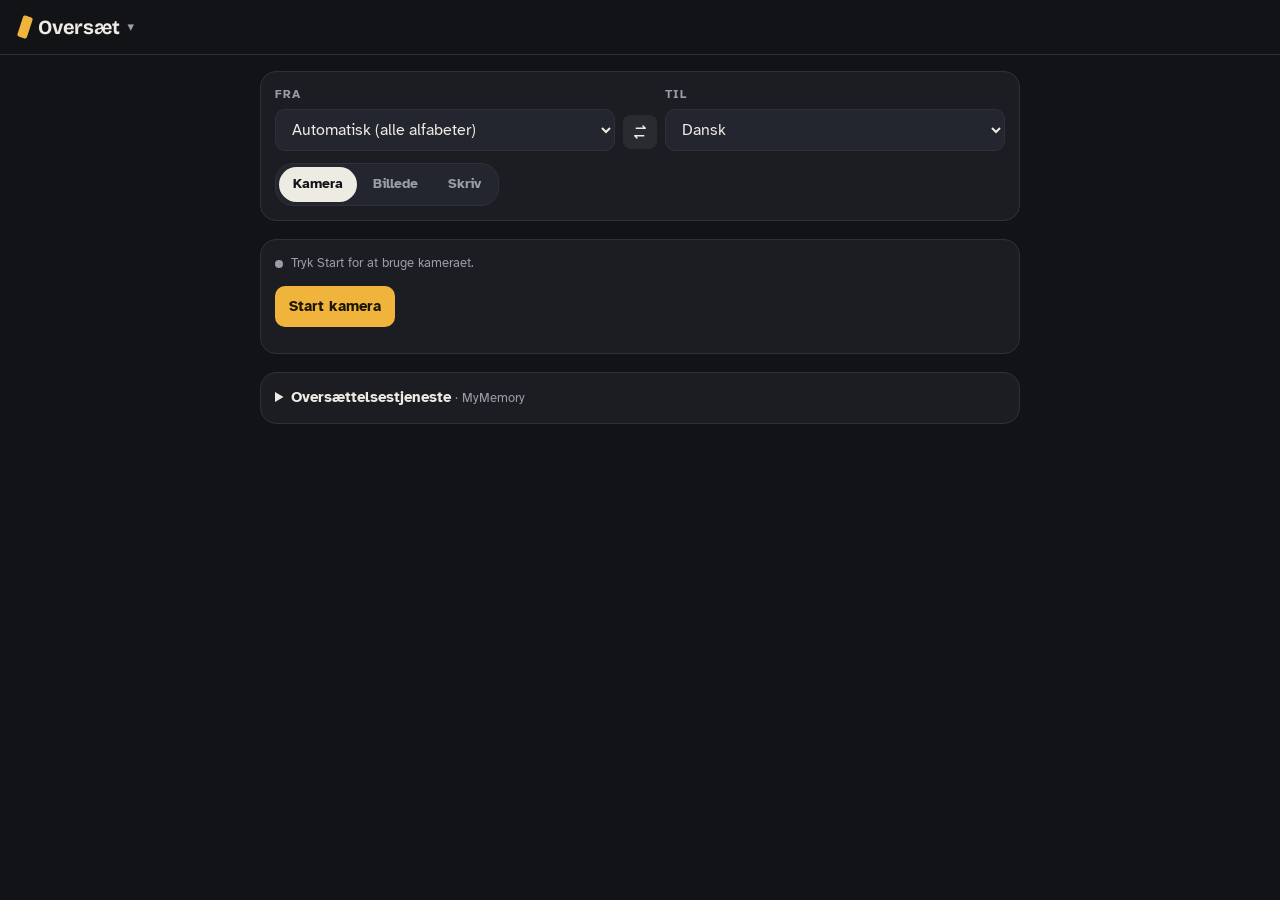
<file: oversaet.html>
<!doctype html>
<html lang="da">
<head>
<meta charset="utf-8">
<meta name="viewport" content="width=device-width,initial-scale=1,viewport-fit=cover">
<meta name="apple-mobile-web-app-capable" content="yes">
<title>Oversæt</title>
<link rel="preconnect" href="https://fonts.googleapis.com">
<link rel="stylesheet" href="https://fonts.googleapis.com/css2?family=Bricolage+Grotesque:opsz,wght@12..96,600;12..96,700&family=Atkinson+Hyperlegible:wght@400;700&display=swap">
<link rel="stylesheet" href="assets/app.css">
<link rel="stylesheet" href="assets/menu.css">
<style>
.langs{display:grid;grid-template-columns:minmax(0,1fr) auto minmax(0,1fr);gap:8px;align-items:end}
.langs select{width:100%}
#swap{margin-bottom:2px}
.view{position:relative;border-radius:14px;overflow:hidden;background:#000;line-height:0}
.view video,.view img,.view canvas.base{width:100%;height:auto;display:block}
.view canvas.ov{position:absolute;inset:0;width:100%;height:100%;pointer-events:none}
.status{display:flex;gap:8px;align-items:center;font-size:13px;color:var(--muted);min-height:20px}
.status b{width:8px;height:8px;border-radius:50%;background:var(--muted);flex:none}
.status.busy b{background:var(--accent)}
.status.ok b{background:var(--ok)}
.lines{display:grid;gap:6px}
.ln{background:var(--panel2);border-radius:10px;padding:8px 10px;display:grid;gap:2px}
.ln .o{color:var(--muted);font-size:13px;overflow-wrap:anywhere}
.ln .t{font-weight:700;overflow-wrap:anywhere}
textarea{width:100%;background:var(--panel2);border:1px solid var(--line);border-radius:12px;padding:10px 12px;min-height:120px;resize:vertical;font:inherit;color:inherit}
.out{background:var(--panel2);border-radius:12px;padding:12px;min-height:60px;white-space:pre-wrap;overflow-wrap:anywhere}
details summary{cursor:pointer}
</style>
</head>
<body>
<header class="top">
  <button class="appbtn" data-appmenu aria-label="Skift værktøj"><i></i>Oversæt<span class="chev">▾</span></button>
  <div class="spacer"></div>
</header>
<main>
  <section class="card">
    <div class="langs">
      <div class="field"><label class="label" for="from">Fra</label><select id="from"></select></div>
      <button class="ib" id="swap" aria-label="Byt sprog" title="Byt sprog"><svg viewBox="0 0 24 24"><path d="M7 7h12l-3-3M17 17H5l3 3"/></svg></button>
      <div class="field"><label class="label" for="to">Til</label><select id="to"></select></div>
    </div>
    <div class="seg" role="group" aria-label="Kilde" id="modes">
      <button data-m="cam" aria-pressed="true">Kamera</button>
      <button data-m="img" aria-pressed="false">Billede</button>
      <button data-m="txt" aria-pressed="false">Skriv</button>
    </div>
  </section>

  <!-- Kamera -->
  <section class="card" id="m-cam">
    <div class="view" id="camView" hidden><video id="video" playsinline muted autoplay></video><canvas class="ov" id="camOv"></canvas></div>
    <p class="hint" id="roiHint" hidden>Læg den gule ramme over teksten. Træk i rammen for at flytte den, og i den gule prik for at ændre størrelsen. Tryk et andet sted for at flytte rammen derhen.</p>
    <div class="status" id="camStatus"><b></b><span>Tryk Start for at bruge kameraet.</span></div>
    <div class="row">
      <button class="btn accent" id="camStart">Start kamera</button>
      <button class="btn ghost" id="camFreeze" hidden>Frys billedet</button>
      <button class="chip" id="camOrig" aria-pressed="false" hidden>Vis original</button>
    </div>
    <div class="lines" id="camLines"></div>
    <div class="row" id="camCopyRow" hidden><button class="btn ghost" id="camCopyT">Kopiér oversættelse</button><button class="btn ghost" id="camCopyO">Kopiér original</button></div>
  </section>

  <!-- Billede -->
  <section class="card" id="m-img" hidden>
    <div class="row">
      <label class="btn accent" for="imgCam">Tag billede</label>
      <label class="btn ghost" for="imgPick">Vælg billede</label>
    </div>
    <input type="file" id="imgCam" accept="image/*" capture="environment" hidden>
    <input type="file" id="imgPick" accept="image/*" hidden>
    <div class="view" id="imgView" hidden><canvas class="base" id="imgBase"></canvas><canvas class="ov" id="imgOv"></canvas></div>
    <div class="status" id="imgStatus"><b></b><span>Vælg et billede med tekst.</span></div>
    <div class="row" id="imgCtl" hidden><button class="chip" id="imgOrig" aria-pressed="false">Vis original</button></div>
    <div class="field" id="imgText" hidden>
      <span class="label">Tekst i billedet</span><div class="out" id="imgO"></div>
      <span class="label">Oversat</span><div class="out" id="imgT"></div>
      <div class="row"><button class="btn ghost" id="imgCopyO">Kopiér tekst</button><button class="btn ghost" id="imgCopyT">Kopiér oversættelse</button></div>
    </div>
  </section>

  <!-- Skriv -->
  <section class="card" id="m-txt" hidden>
    <textarea id="src" placeholder="Skriv eller indsæt tekst"></textarea>
    <div class="row"><button class="btn accent" id="txtGo">Oversæt</button><span class="hint" id="detected"></span></div>
    <div class="out" id="txtOut" aria-live="polite"></div>
    <div class="row"><button class="btn ghost" id="txtCopy">Kopiér</button></div>
  </section>

  <section class="card">
    <details>
      <summary><b>Oversættelsestjeneste</b> <span class="hint" id="provLabel"></span></summary>
      <div class="sub" style="display:grid;gap:12px;margin-top:12px">
        <div class="seg" role="group" aria-label="Tjeneste" id="prov">
          <button data-v="mm" aria-pressed="true">MyMemory (gratis)</button>
          <button data-v="g" aria-pressed="false">Google (egen nøgle)</button>
        </div>
        <div class="field" id="mmField"><label class="label" for="mmEmail">E-mail (valgfri)</label><input type="text" id="mmEmail" inputmode="email" autocomplete="email" placeholder="giver 10 gange så meget oversættelse pr. dag">
          <p class="hint">MyMemory er gratis uden konto. Uden e-mail kan man oversætte omkring 5.000 tegn om dagen, med e-mail omkring 50.000.</p></div>
        <div class="field" id="gField" hidden><label class="label" for="gKey">Google Cloud API-nøgle</label><input type="text" id="gKey" autocomplete="off" placeholder="AIza…">
          <p class="hint">Med en nøgle til Cloud Translation API kan du oversætte op til 500.000 tegn om måneden gratis. Nøglen gemmes kun på denne telefon.</p></div>
        <p class="hint">Teksten genkendes på telefonen. Kun selve teksten sendes til oversættelsestjenesten, aldrig billedet.</p>
      </div>
    </details>
  </section>
</main>
<script src="assets/common.js"></script>
<script>
(() => {
const $ = s => document.querySelector(s), $$ = s => [...document.querySelectorAll(s)];
/* Sprog: [navn, tesseract-kode, oversættelseskode] */
const FROM = [
  ['Automatisk (alle alfabeter)', 'auto', 'auto'],
  ['Europæiske (latinske bogstaver)', 'eng+dan+deu+fra+spa+ita+por+nld+swe+nor', 'auto'],
  ['Engelsk', 'eng', 'en'], ['Dansk', 'dan', 'da'], ['Tysk', 'deu', 'de'], ['Fransk', 'fra', 'fr'], ['Spansk', 'spa', 'es'], ['Italiensk', 'ita', 'it'],
  ['Portugisisk', 'por', 'pt'], ['Hollandsk', 'nld', 'nl'], ['Svensk', 'swe', 'sv'], ['Norsk', 'nor', 'no'], ['Finsk', 'fin', 'fi'], ['Polsk', 'pol', 'pl'],
  ['Tjekkisk', 'ces', 'cs'], ['Kroatisk', 'hrv', 'hr'], ['Bosnisk', 'bos', 'bs'], ['Serbisk (latinsk)', 'srp_latn', 'sr'], ['Serbisk (kyrillisk)', 'srp', 'sr'],
  ['Russisk', 'rus', 'ru'], ['Ukrainsk', 'ukr', 'uk'], ['Bulgarsk', 'bul', 'bg'], ['Græsk', 'ell', 'el'], ['Tyrkisk', 'tur', 'tr'], ['Ungarsk', 'hun', 'hu'], ['Rumænsk', 'ron', 'ro'],
  ['Arabisk', 'ara', 'ar'], ['Hebraisk', 'heb', 'he'], ['Persisk', 'fas', 'fa'], ['Hindi', 'hin', 'hi'], ['Thai', 'tha', 'th'], ['Vietnamesisk', 'vie', 'vi'],
  ['Kinesisk (forenklet)', 'chi_sim', 'zh-CN'], ['Kinesisk (traditionel)', 'chi_tra', 'zh-TW'], ['Japansk', 'jpn', 'ja'], ['Koreansk', 'kor', 'ko'], ['Indonesisk', 'ind', 'id']
];
const TO = [['Dansk', 'da'], ['Engelsk', 'en'], ['Tysk', 'de'], ['Svensk', 'sv'], ['Norsk', 'no'], ['Fransk', 'fr'], ['Spansk', 'es'], ['Italiensk', 'it'], ['Polsk', 'pl'],
  ['Bosnisk', 'bs'], ['Kroatisk', 'hr'], ['Serbisk', 'sr'], ['Tyrkisk', 'tr'], ['Russisk', 'ru'], ['Ukrainsk', 'uk'], ['Arabisk', 'ar'], ['Kinesisk', 'zh-CN'], ['Japansk', 'ja'], ['Koreansk', 'ko'], ['Thai', 'th']];
const ST = {from: 0, v: 2, to: 'da', mode: 'cam', prov: 'mm', email: '', key: ''};
try { const o = JSON.parse(localStorage.getItem('sporlys:oversaet') || '{}'); if (o.v !== 2 && typeof o.from === 'number') { o.from = 0; o.v = 2; } Object.assign(ST, o); } catch (e) {}
if (!(ST.from >= 0 && ST.from < 40)) ST.from = 0;
const saveST = () => { try { localStorage.setItem('sporlys:oversaet', JSON.stringify(ST)); } catch (e) {} };
$('#from').innerHTML = FROM.map(([n], i) => `<option value="${i}">${n}</option>`).join('');
$('#to').innerHTML = TO.map(([n, c]) => `<option value="${c}">${n}</option>`).join('');
$('#from').value = ST.from; $('#to').value = ST.to;

/* ---------- Gæt sprog ud fra skrifttegn og almindelige ord ---------- */
function guessLang(t){
  const c = re => (t.match(re) || []).length;
  if (c(/[぀-ヿ]/g) > 1) return 'ja'; if (c(/[가-힯]/g) > 1) return 'ko'; if (c(/[一-鿿]/g) > 1) return 'zh-CN';
  if (c(/[Ѐ-ӿ]/g) > 2) return c(/[іїєґ]/gi) ? 'uk' : c(/[ђћџљњ]/gi) ? 'sr' : 'ru';
  if (c(/[؀-ۿ]/g) > 2) return c(/[پچژگ]/g) ? 'fa' : 'ar'; if (c(/[֐-׿]/g) > 2) return 'he';
  if (c(/[฀-๿]/g) > 2) return 'th'; if (c(/[ऀ-ॿ]/g) > 2) return 'hi'; if (c(/[Ͱ-Ͽ]/g) > 2) return 'el';
  const w = ' ' + t.toLowerCase().replace(/[^\p{L}\s]/gu, ' ') + ' ', score = {};
  const SW = {en: 'the and is are you of to in that it for with this', da: 'og er det at en til på ikke jeg med som har af', de: 'und ist der die das nicht ich mit sie ein zu von', fr: 'le la les et est des une pas que vous je pour',
    es: 'el la los y es de que no un una por para', it: 'il la e di che non per un una sono è', pt: 'o a os e de que não um uma para com', nl: 'de het en is een van niet dat ik je',
    sv: 'och är det att en på inte jag med som', no: 'og er det at en på ikke jeg med som av', pl: 'i w nie na jest się że to z do', tr: 've bir bu da de için ne ile', bs: 'i je da u se na ne za su sa'};
  for (const [l, ws] of Object.entries(SW)) score[l] = ws.split(' ').reduce((a, x) => a + (w.split(' ' + x + ' ').length - 1), 0);
  if (/[æø]/i.test(t)) score.da += 2, score.no += 2; if (/[äöü]/i.test(t)) score.de += 1, score.sv += 1; if (/ß/.test(t)) score.de += 3; if (/[čćšžđ]/i.test(t)) score.bs += 3;
  const best = Object.entries(score).sort((a, b) => b[1] - a[1])[0];
  return best && best[1] > 0 ? best[0] : 'en';
}
const srcCode = text => { const c = FROM[ST.from][2]; return c === 'auto' ? guessLang(text) : c; };

/* ---------- Oversættelse ---------- */
const cache = new Map();
try { for (const [k, v] of JSON.parse(localStorage.getItem('sporlys:oversaet:cache') || '[]')) cache.set(k, v); } catch (e) {}
let cacheT = 0; const saveCache = () => { clearTimeout(cacheT); cacheT = setTimeout(() => { try { localStorage.setItem('sporlys:oversaet:cache', JSON.stringify([...cache].slice(-600))); } catch (e) {} }, 800); };
const decode = s => { const t = document.createElement('textarea'); t.innerHTML = s; return t.value; };
let quotaWarned = false;
async function translateMany(texts, from){
  const to = ST.to, out = new Array(texts.length), need = [];
  texts.forEach((t, i) => { const k = `${from}|${to}|${t}`; if (from === to.split('-')[0] || from === to) out[i] = t; else if (cache.has(k)) out[i] = cache.get(k); else need.push(i); });
  if (!need.length) return out;
  if (ST.prov === 'g' && ST.key) {
    for (let s = 0; s < need.length; s += 50) {
      const part = need.slice(s, s + 50);
      const r = await fetch('https://translation.googleapis.com/language/translate/v2?key=' + encodeURIComponent(ST.key), {method: 'POST', headers: {'Content-Type': 'application/json'},
        body: JSON.stringify({q: part.map(i => texts[i]), target: to, format: 'text', ...(from !== 'auto' ? {source: from} : {})})});
      const j = await r.json();
      if (!r.ok) throw new Error(j.error && j.error.message ? 'Google: ' + j.error.message : 'Google svarede ikke');
      part.forEach((i, n) => { out[i] = decode(j.data.translations[n].translatedText); cache.set(`${from}|${to}|${texts[i]}`, out[i]); });
    }
  } else {
    // MyMemory: højst ca. 500 bytes pr. kald, et par kald ad gangen
    let next = 0;
    const work = async () => {
      while (next < need.length) {
        const i = need[next++], q = texts[i].slice(0, 450);
        const u = `https://api.mymemory.translated.net/get?q=${encodeURIComponent(q)}&langpair=${encodeURIComponent(from)}|${encodeURIComponent(to)}${ST.email ? '&de=' + encodeURIComponent(ST.email) : ''}`;
        const r = await fetch(u), j = await r.json(), t = j && j.responseData && j.responseData.translatedText || '';
        if (j.responseStatus == 429 || /MYMEMORY WARNING|QUOTA/i.test(t)) {
          if (!quotaWarned) { quotaWarned = true; SL.toast('Dagens gratis oversættelser er brugt op. Skriv din e-mail eller en Google-nøgle under Oversættelsestjeneste.', 7000); }
          throw new Error('kvote');
        }
        if (j.responseStatus != 200) throw new Error(j.responseDetails || 'Oversættelsen fejlede');
        out[i] = decode(t); cache.set(`${from}|${to}|${texts[i]}`, out[i]);
      }
    };
    await Promise.all([work(), work(), work()]);
  }
  saveCache();
  return out;
}

/* ---------- Tekstgenkendelse (Tesseract, hentes første gang) ---------- */
let tessP = null, worker = null, workerLang = '';
function loadTess(){
  if (window.Tesseract) return Promise.resolve(window.Tesseract);
  return tessP || (tessP = new Promise((res, rej) => {
    const s = document.createElement('script'); s.src = 'https://cdn.jsdelivr.net/npm/tesseract.js@5.1.1/dist/tesseract.min.js';
    s.onload = () => res(window.Tesseract); s.onerror = () => { tessP = null; rej(new Error('Tekstgenkendelsen kunne ikke hentes. Tjek internetforbindelsen.')); };
    document.head.appendChild(s);
  }));
}
let progressCb = null;
/* Automatisk: find alfabetet i billedet og vælg de passende sprog */
const SCRIPT_LANG = {Latin: 'eng+dan+deu+fra+spa+ita+por+nld+swe+nor+pol', Cyrillic: 'rus+ukr+bul+srp', Han: 'chi_sim', HanS: 'chi_sim', HanT: 'chi_tra', Japanese: 'jpn', Katakana: 'jpn', Hiragana: 'jpn',
  Hangul: 'kor', Korean: 'kor', Arabic: 'ara+fas', Hebrew: 'heb', Greek: 'ell', Thai: 'tha', Devanagari: 'hin'};
const SCRIPT_DA = {Latin: 'latinske bogstaver', Cyrillic: 'kyrillisk', Han: 'kinesisk', HanS: 'kinesisk', HanT: 'kinesisk', Japanese: 'japansk', Katakana: 'japansk', Hiragana: 'japansk', Hangul: 'koreansk', Korean: 'koreansk',
  Arabic: 'arabisk', Hebrew: 'hebraisk', Greek: 'græsk', Thai: 'thai', Devanagari: 'hindi'};
let osd = null, osdFailed = false, autoLang = SCRIPT_LANG.Latin, autoScript = '', lastDetect = 0, emptyRuns = 0;
async function detectScript(canvas){
  if (osdFailed) return null;
  try {
    const T = await loadTess();
    if (!osd) osd = await T.createWorker('osd', 0, {legacyCore: true, legacyLang: true, logger: m => { if (progressCb && m.status) progressCb(m); }});
    const {data} = await osd.detect(canvas);
    return data && data.script && (data.script_confidence == null || data.script_confidence > 1) ? data.script : null;
  } catch (e) { osdFailed = true; return null; }
}
// Kaldes før genkendelse, når Fra er Automatisk
async function autoPick(canvas, force){
  const now = performance.now();
  if (!force && autoScript && now - lastDetect < 8000 && emptyRuns < 2) return;
  lastDetect = now;
  const sc = await detectScript(canvas);
  if (sc && SCRIPT_LANG[sc]) { autoScript = sc; autoLang = SCRIPT_LANG[sc]; emptyRuns = 0; }
}
const curLang = () => FROM[ST.from][1] === 'auto' ? autoLang : FROM[ST.from][1];
async function getWorker(){
  const lang = curLang();
  if (worker && workerLang === lang) return worker;
  const T = await loadTess();
  if (worker) { try { await worker.terminate(); } catch (e) {} worker = null; }
  worker = await T.createWorker(lang, 1, {logger: m => { if (progressCb && m.status) progressCb(m); }});
  workerLang = lang; return worker;
}
const STATUS = {'loading tesseract core': 'Henter tekstgenkendelse', 'initializing tesseract': 'Starter tekstgenkendelse', 'loading language traineddata': 'Henter sprogdata', 'initializing api': 'Gør klar', 'recognizing text': 'Læser tekst'};
/* Frasortér "støj": figurer, mønstre og billeder, som genkendelsen fejlagtigt læser som bogstaver */
function goodLine(l, cjk){
  const t = l.text, letters = (t.match(/\p{L}/gu) || []).length, nonsp = t.replace(/\s/g, '').length;
  if (letters < (cjk ? 1 : 3) || letters / Math.max(1, nonsp) < .65) return false;
  if (l.conf < (cjk ? 55 : 62)) return false;
  const ws = l.words || []; if (ws.length && ws.reduce((a, w) => a + w.confidence, 0) / ws.length < (cjk ? 50 : 58)) return false;
  if (!cjk) {
    const tok = t.split(' ').filter(Boolean), lens = tok.map(x => (x.match(/\p{L}/gu) || []).length);
    if (lens.filter(n => n <= 1).length / tok.length > .34) return false;
    if (lens.reduce((a, n) => a + n, 0) / tok.length < 2.4) return false;
    if (!/[aeiouyæøåäöüéèáàíóúâêîôûœ]/i.test(t) && /\p{Script=Latin}/u.test(t)) return false;
  }
  return true;
}
function invertCanvas(c){ const o = document.createElement('canvas'); o.width = c.width; o.height = c.height; const x = o.getContext('2d'); x.drawImage(c, 0, 0); const im = x.getImageData(0, 0, o.width, o.height), d = im.data; for (let i = 0; i < d.length; i += 4) { d[i] = 255 - d[i]; d[i+1] = 255 - d[i+1]; d[i+2] = 255 - d[i+2]; } x.putImageData(im, 0, 0); return o; }
async function ocr(canvas, statusEl, forceDetect){
  const a = await ocrOnce(canvas, statusEl, forceDetect), score = r => r.lines.reduce((s, l) => s + l.text.length * l.conf, 0);
  if (a.lines.length >= 2 && score(a) > 2000) return a;
  // Lys tekst på mørk baggrund (fx undertekster): prøv også med omvendte farver
  const b = await ocrOnce(invertCanvas(canvas), statusEl, false);
  const best = score(b) > score(a) ? b : a; emptyRuns = best.lines.length ? 0 : emptyRuns; return best;
}
async function ocrOnce(canvas, statusEl, forceDetect){
  progressCb = m => setStatus(statusEl, 'busy', (STATUS[m.status] || 'Arbejder') + (m.progress > 0 && m.progress < 1 && m.status !== 'recognizing text' ? ` ${Math.round(m.progress * 100)} %` : '') + '…');
  if (FROM[ST.from][1] === 'auto') { setStatus(statusEl, 'busy', 'Finder alfabetet…'); await autoPick(canvas, forceDetect); }
  const w = await getWorker(), {data} = await w.recognize(canvas);
  progressCb = null;
  const cjk = /^(chi|jpn|kor|tha)/.test(curLang());
  const lines = (data.lines || []).map(l => ({text: (cjk ? l.text.replace(/\s+/g, '') : l.text.replace(/\s+/g, ' ')).trim(), box: l.bbox, conf: l.confidence, words: l.words}))
    .filter(l => goodLine(l, cjk)).map(({words, ...l}) => l);
  emptyRuns = lines.length ? 0 : emptyRuns + 1;
  return {lines, text: lines.map(l => l.text).join('\n')};
}
const scriptNote = () => FROM[ST.from][1] === 'auto' ? (osdFailed ? ' · alfabetet kunne ikke genkendes, vælg sprog under Fra' : autoScript ? ' · ' + SCRIPT_DA[autoScript] : '') : '';
function setStatus(el, cls, txt){ el.className = 'status ' + (cls || ''); el.querySelector('span').textContent = txt; }

/* Tegn oversatte felter oven på teksten */
function drawOverlay(cv, w, h, lines, showOrig, roi){
  if (cv.width !== w || cv.height !== h) { cv.width = w; cv.height = h; }
  const x = cv.getContext('2d'); x.clearRect(0, 0, w, h);
  if (roi) { // læsefeltet: mørkt udenfor, hvid ramme
    const rx = roi.x*w, ry = roi.y*h, rw = roi.w*w, rh = roi.h*h, lw = Math.max(2, w / 300);
    x.fillStyle = 'rgba(0,0,0,.45)'; x.beginPath(); x.rect(0, 0, w, h); x.rect(rx, ry, rw, rh); x.fill('evenodd');
    x.strokeStyle = '#f0b43c'; x.lineWidth = lw; x.strokeRect(rx, ry, rw, rh);
    x.fillStyle = '#f0b43c'; x.beginPath(); x.arc(rx + rw, ry + rh, lw * 6, 0, 7); x.fill();
  }
  if (showOrig) return;
  for (const l of lines) {
    if (!l.tr || l.tr.trim().toLowerCase() === l.text.trim().toLowerCase()) continue;
    if (l.box.y1 - l.box.y0 > h * .2) continue; // urimeligt høje linjer er næsten altid fejl
    const {x0, y0, x1, y1} = l.box, bw = x1 - x0, bh = y1 - y0, pad = bh * .12;
    x.fillStyle = 'rgba(255,255,255,.93)'; x.beginPath(); if (x.roundRect) x.roundRect(x0 - pad, y0 - pad, bw + pad*2, bh + pad*2, bh * .2); else x.rect(x0 - pad, y0 - pad, bw + pad*2, bh + pad*2); x.fill();
    let fs = bh * .82; x.font = `600 ${fs}px system-ui, sans-serif`;
    const tw = x.measureText(l.tr).width; if (tw > bw + pad*2) { fs *= (bw + pad*2) / tw; x.font = `600 ${fs}px system-ui, sans-serif`; }
    x.fillStyle = '#111'; x.textBaseline = 'middle'; x.fillText(l.tr, x0, y0 + bh / 2, bw + pad*2);
  }
}
function renderLines(box, lines){
  box.innerHTML = lines.map(l => `<div class="ln"><span class="o">${SL.esc(l.text)}</span><span class="t">${SL.esc(l.tr || '…')}</span></div>`).join('');
}
async function copy(t){ try { await navigator.clipboard.writeText(t); SL.toast('Kopieret'); } catch (e) { SL.toast('Kunne ikke kopiere'); } }

/* ---------- Kamera ---------- */
const video = $('#video'), camOv = $('#camOv');
let stream = null, frozen = false, running = false, camLines = [], camOrig = false, frameW = 0, frameH = 0;
// Læsefeltet (andel af billedet). Kun teksten herinde læses, så resten af billedet ikke giver støj.
let roi = {x: .06, y: .34, w: .88, h: .26};
try { const r = JSON.parse(localStorage.getItem('sporlys:oversaet:roi') || 'null'); if (r && r.w > .1 && r.h > .05) roi = r; } catch (e) {}
const saveRoi = () => { try { localStorage.setItem('sporlys:oversaet:roi', JSON.stringify(roi)); } catch (e) {} };
function prep(src, sx, sy, sw, sh){
  // Beskær til feltet, forstør så teksten bliver stor nok, gråtone og strak kontrast
  const k = Math.max(1, Math.min(3, 1400 / sw)), c = document.createElement('canvas'); c.width = Math.round(sw * k); c.height = Math.round(sh * k);
  const x = c.getContext('2d', {willReadFrequently: true}); x.imageSmoothingQuality = 'high'; x.drawImage(src, sx, sy, sw, sh, 0, 0, c.width, c.height);
  const im = x.getImageData(0, 0, c.width, c.height), d = im.data, hist = new Uint32Array(256), n = c.width * c.height;
  for (let i = 0; i < d.length; i += 4) { const g = (d[i]*77 + d[i+1]*150 + d[i+2]*29) >> 8; d[i] = g; hist[g]++; }
  let lo = 0, hi = 255, acc = 0; for (; lo < 255; lo++) { acc += hist[lo]; if (acc > n * .02) break; } acc = 0; for (; hi > 0; hi--) { acc += hist[hi]; if (acc > n * .02) break; }
  const span = Math.max(30, hi - lo);
  for (let i = 0; i < d.length; i += 4) { const v = Math.max(0, Math.min(255, (d[i] - lo) * 255 / span)); d[i] = d[i+1] = d[i+2] = v; }
  x.putImageData(im, 0, 0); return {c, k};
}
function redrawCam(){ if (video.videoWidth) drawOverlay(camOv, video.videoWidth, video.videoHeight, camLines, camOrig, roi); }
async function camLoop(){
  if (running) return; running = true;
  while (stream && !frozen && ST.mode === 'cam') {
    const vw = video.videoWidth, vh = video.videoHeight;
    if (!vw) { await new Promise(r => setTimeout(r, 200)); continue; }
    const sx = Math.round(roi.x * vw), sy = Math.round(roi.y * vh), sw = Math.round(roi.w * vw), sh = Math.round(roi.h * vh);
    const {c, k} = prep(video, sx, sy, sw, sh);
    try {
      const r = await ocr(c, $('#camStatus'));
      if (frozen) break;
      const from = srcCode(r.text);
      // Feltets koordinater tilbage til hele billedet
      camLines = r.lines.map(l => ({...l, box: {x0: sx + l.box.x0 / k, y0: sy + l.box.y0 / k, x1: sx + l.box.x1 / k, y1: sy + l.box.y1 / k}}));
      frameW = vw; frameH = vh;
      setStatus($('#camStatus'), 'busy', camLines.length ? 'Oversætter…' : 'Ingen tekst i feltet. Flyt feltet hen over teksten, eller gå tættere på.' + scriptNote());
      if (camLines.length) {
        const tr = await translateMany(camLines.map(l => l.text), from); camLines.forEach((l, i) => l.tr = tr[i]);
        const same = from === ST.to || from === ST.to.split('-')[0];
        setStatus($('#camStatus'), 'ok', `${camLines.length} ${camLines.length === 1 ? 'linje' : 'linjer'} · ${(FROM.find(f => f[2] === from) || [from])[0]}${same ? ' (samme sprog, ingen oversættelse)' : ''}${scriptNote()}`);
      }
      redrawCam(); renderLines($('#camLines'), camLines); $('#camCopyRow').hidden = !camLines.length;
    } catch (e) { setStatus($('#camStatus'), '', e.message === 'kvote' ? 'Dagens gratis oversættelser er brugt op.' : (e.message || 'Noget gik galt.')); await new Promise(r => setTimeout(r, 1500)); }
    await new Promise(r => setTimeout(r, 250));
  }
  running = false;
}
/* Flyt og skalér læsefeltet med fingeren; tryk et sted for at flytte feltet derhen */
(() => {
  const view = $('#camView'); let drag = null;
  const at = e => { const r = view.getBoundingClientRect(); return [(e.clientX - r.left) / r.width, (e.clientY - r.top) / r.height]; };
  view.style.touchAction = 'none';
  view.addEventListener('pointerdown', e => {
    const [px, py] = at(e), r = view.getBoundingClientRect(), near = Math.hypot((px - roi.x - roi.w) * r.width, (py - roi.y - roi.h) * r.height) < 34;
    const inside = px > roi.x && px < roi.x + roi.w && py > roi.y && py < roi.y + roi.h;
    if (!near && !inside) { roi.x = Math.min(1 - roi.w, Math.max(0, px - roi.w / 2)); roi.y = Math.min(1 - roi.h, Math.max(0, py - roi.h / 2)); }
    drag = {mode: near ? 'size' : 'move', px, py, r0: {...roi}}; view.setPointerCapture(e.pointerId); camLines = []; redrawCam();
  });
  view.addEventListener('pointermove', e => {
    if (!drag) return; const [px, py] = at(e), d = drag.r0;
    if (drag.mode === 'move') { roi.x = Math.min(1 - d.w, Math.max(0, d.x + px - drag.px)); roi.y = Math.min(1 - d.h, Math.max(0, d.y + py - drag.py)); }
    else { roi.w = Math.min(1 - d.x, Math.max(.15, d.w + px - drag.px)); roi.h = Math.min(1 - d.y, Math.max(.06, d.h + py - drag.py)); }
    redrawCam();
  });
  const end = () => { if (drag) { drag = null; saveRoi(); } };
  view.addEventListener('pointerup', end); view.addEventListener('pointercancel', end);
})();
$('#camStart').onclick = async () => {
  if (stream) { stream.getTracks().forEach(t => t.stop()); stream = null; video.srcObject = null; $('#camView').hidden = true; $('#camStart').textContent = 'Start kamera'; $('#camFreeze').hidden = $('#camOrig').hidden = true; setStatus($('#camStatus'), '', 'Kameraet er slukket.'); return; }
  try {
    stream = await navigator.mediaDevices.getUserMedia({video: {facingMode: {ideal: 'environment'}, width: {ideal: 1920}, height: {ideal: 1080}}, audio: false});
    video.srcObject = stream; await video.play().catch(() => {});
    $('#camView').hidden = false; $('#roiHint').hidden = false; $('#camStart').textContent = 'Stop kamera'; $('#camFreeze').hidden = $('#camOrig').hidden = false; frozen = false; $('#camFreeze').textContent = 'Frys billedet';
    setStatus($('#camStatus'), 'busy', 'Starter…'); video.addEventListener('loadedmetadata', redrawCam, {once: true}); setTimeout(redrawCam, 400); camLoop();
  } catch (e) { setStatus($('#camStatus'), '', 'Kameraet kunne ikke startes. Tillad kameraet for siden i Safari, og prøv igen.'); }
};
$('#camFreeze').onclick = () => {
  frozen = !frozen; $('#camFreeze').textContent = frozen ? 'Fortsæt' : 'Frys billedet';
  if (frozen) { video.pause(); setStatus($('#camStatus'), 'ok', 'Billedet er frosset. Læs i ro og mag.'); }
  else { video.play().catch(() => {}); camLoop(); }
};
$('#camOrig').onclick = () => { camOrig = !camOrig; $('#camOrig').setAttribute('aria-pressed', camOrig); redrawCam(); };
$('#camCopyT').onclick = () => copy(camLines.map(l => l.tr || '').join('\n'));
$('#camCopyO').onclick = () => copy(camLines.map(l => l.text).join('\n'));

/* ---------- Billede ---------- */
let imgLines = [], imgOrig = false;
async function doImage(f){
  if (!f) return;
  const base = $('#imgBase');
  try {
    const im = await SL.loadImage(f), k = Math.min(1, 2000 / Math.max(im.naturalWidth, im.naturalHeight));
    base.width = Math.round(im.naturalWidth * k); base.height = Math.round(im.naturalHeight * k); base.getContext('2d').drawImage(im, 0, 0, base.width, base.height); URL.revokeObjectURL(im.src);
  } catch (e) { setStatus($('#imgStatus'), '', 'Billedet kunne ikke åbnes.'); return; }
  $('#imgView').hidden = false; $('#imgText').hidden = true; $('#imgCtl').hidden = true; drawOverlay($('#imgOv'), base.width, base.height, [], false);
  try {
    const r = await ocr(base, $('#imgStatus'), true); imgLines = r.lines;
    if (!imgLines.length) { setStatus($('#imgStatus'), '', 'Der blev ikke fundet tekst. Prøv et skarpere billede, eller vælg det rigtige sprog under Fra.'); return; }
    $('#imgO').textContent = r.text; $('#imgText').hidden = false; $('#imgT').textContent = '…';
    setStatus($('#imgStatus'), 'busy', 'Oversætter…');
    const from = srcCode(r.text), tr = await translateMany(imgLines.map(l => l.text), from); imgLines.forEach((l, i) => l.tr = tr[i]);
    $('#imgT').textContent = tr.join('\n'); $('#imgCtl').hidden = false;
    drawOverlay($('#imgOv'), base.width, base.height, imgLines, imgOrig); setStatus($('#imgStatus'), 'ok', `${imgLines.length} linjer oversat${scriptNote()}`);
  } catch (e) { setStatus($('#imgStatus'), '', e.message === 'kvote' ? 'Dagens gratis oversættelser er brugt op. Teksten står herunder.' : (e.message || 'Noget gik galt.')); }
}
$('#imgCam').onchange = e => { const f = e.target.files[0]; e.target.value = ''; doImage(f); };
$('#imgPick').onchange = e => { const f = e.target.files[0]; e.target.value = ''; doImage(f); };
$('#imgOrig').onclick = () => { imgOrig = !imgOrig; $('#imgOrig').setAttribute('aria-pressed', imgOrig); drawOverlay($('#imgOv'), $('#imgBase').width, $('#imgBase').height, imgLines, imgOrig); };
$('#imgCopyO').onclick = () => copy($('#imgO').textContent);
$('#imgCopyT').onclick = () => copy($('#imgT').textContent);

/* ---------- Skriv ---------- */
$('#txtGo').onclick = async () => {
  const t = $('#src').value.trim(); if (!t) return;
  const from = srcCode(t), name = (FROM.find(f => f[2] === from) || TO.find(f => f[1] === from) || [from])[0];
  $('#detected').textContent = FROM[ST.from][2] === 'auto' ? 'Gættet sprog: ' + name : '';
  $('#txtOut').textContent = 'Oversætter…';
  try {
    // Del op i afsnit, så lange tekster kan oversættes
    const parts = t.split(/\n/), tr = await translateMany(parts.map(p => p.trim()).filter(Boolean), from); let k = 0;
    $('#txtOut').textContent = parts.map(p => p.trim() ? tr[k++] : '').join('\n');
  } catch (e) { $('#txtOut').textContent = e.message === 'kvote' ? 'Dagens gratis oversættelser er brugt op.' : (e.message || 'Oversættelsen fejlede.'); }
};
$('#txtCopy').onclick = () => copy($('#txtOut').textContent);

/* ---------- Indstillinger ---------- */
function setMode(m){
  ST.mode = m; saveST(); $$('#modes button').forEach(b => b.setAttribute('aria-pressed', b.dataset.m === m));
  for (const k of ['cam', 'img', 'txt']) $('#m-' + k).hidden = k !== m;
  if (m !== 'cam' && stream) $('#camStart').click();
}
$$('#modes button').forEach(b => b.onclick = () => setMode(b.dataset.m));
function syncProv(){
  $$('#prov button').forEach(b => b.setAttribute('aria-pressed', b.dataset.v === ST.prov));
  $('#mmField').hidden = ST.prov !== 'mm'; $('#gField').hidden = ST.prov !== 'g';
  $('#provLabel').textContent = ST.prov === 'g' ? '· Google' : '· MyMemory';
}
$$('#prov button').forEach(b => b.onclick = () => { ST.prov = b.dataset.v; saveST(); syncProv(); });
$('#mmEmail').value = ST.email; $('#gKey').value = ST.key;
$('#mmEmail').onchange = e => { ST.email = e.target.value.trim(); saveST(); };
$('#gKey').onchange = e => { ST.key = e.target.value.trim(); saveST(); };
$('#from').onchange = e => { ST.from = +e.target.value; autoScript = ''; saveST(); };
$('#to').onchange = e => { ST.to = e.target.value; saveST(); };
$('#swap').onclick = () => {
  const f = FROM[ST.from][2], t = ST.to, ni = FROM.findIndex(x => x[2] === t);
  if (ni < 0 || f === 'auto' || !TO.find(x => x[1] === f)) { SL.toast('De to sprog kan ikke byttes om.'); return; }
  ST.from = ni; ST.to = f; $('#from').value = ni; $('#to').value = f; saveST();
};
syncProv(); setMode(ST.mode);
window.SLtr = {guessLang};
})();
</script>
</body>
</html>
</file>
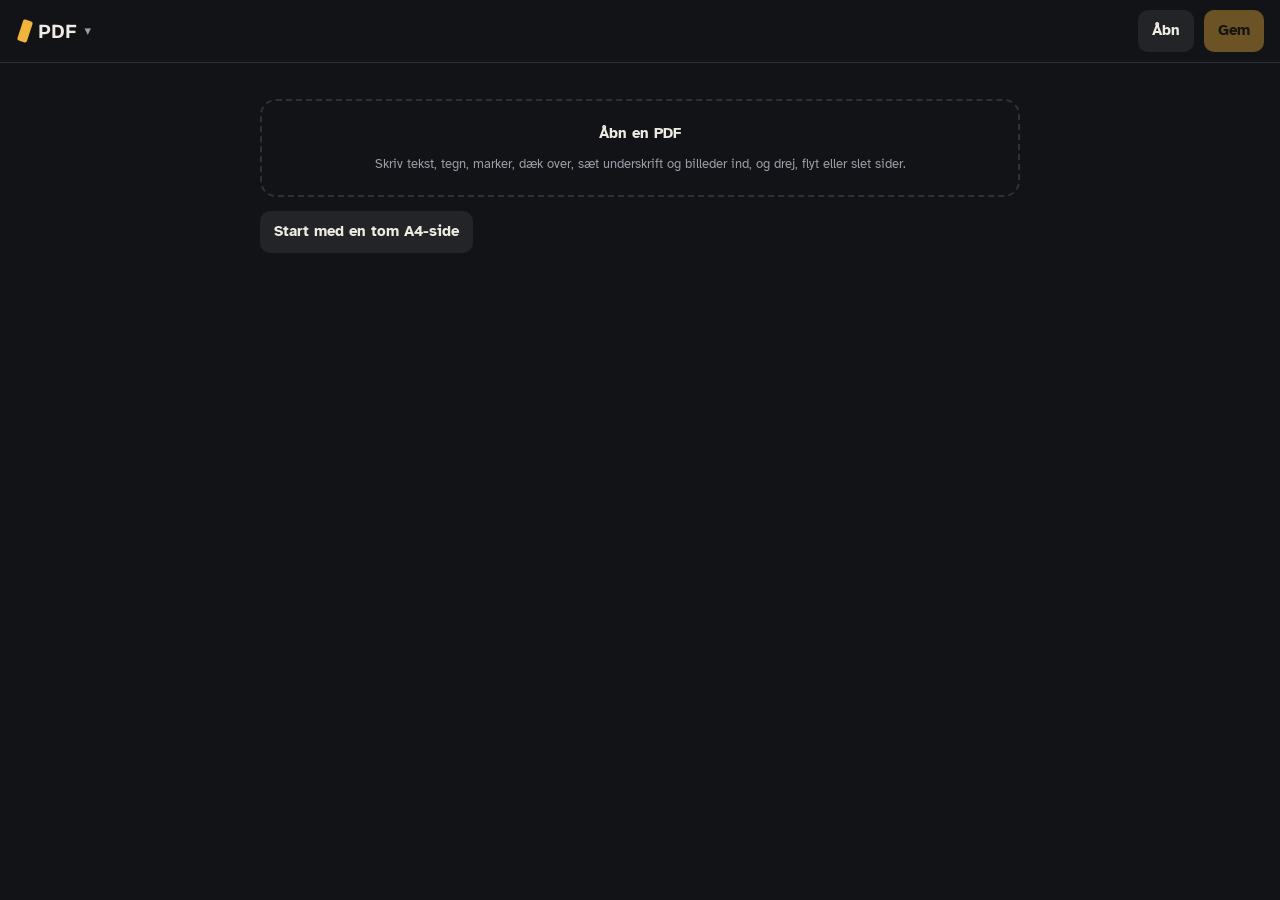
<file: pdf.html>
<!doctype html>
<html lang="da">
<head>
<meta charset="utf-8">
<meta name="viewport" content="width=device-width,initial-scale=1,viewport-fit=cover">
<meta name="apple-mobile-web-app-capable" content="yes">
<title>PDF</title>
<link rel="preconnect" href="https://fonts.googleapis.com">
<link rel="stylesheet" href="https://fonts.googleapis.com/css2?family=Bricolage+Grotesque:opsz,wght@12..96,600;12..96,700&family=Atkinson+Hyperlegible:wght@400;700&display=swap">
<link rel="stylesheet" href="assets/app.css">
<link rel="stylesheet" href="assets/menu.css">
<style>
body{padding-bottom:calc(env(safe-area-inset-bottom,0px) + 190px)}
.tools{grid-template-columns:minmax(0,1fr);position:sticky;top:calc(env(safe-area-inset-top,0px) + 57px);z-index:15;background:var(--ink);padding-block:8px;display:grid;gap:8px;margin:0 calc(-1*max(16px,env(safe-area-inset-left,0px)));padding-left:max(16px,env(safe-area-inset-left,0px));padding-right:max(16px,env(safe-area-inset-right,0px));border-bottom:1px solid var(--line)}
.tools .seg{max-width:760px}
.tb{display:grid;grid-template-columns:repeat(auto-fill,minmax(66px,1fr));gap:4px;max-width:760px;margin:0 auto;width:100%}
.tb::-webkit-scrollbar{display:none}
.tb button{display:grid;justify-items:center;gap:2px;border:0;background:none;color:var(--muted);padding:6px 8px;border-radius:10px;cursor:pointer;font-size:12px;font-weight:700;min-width:0}
.tb button svg{width:22px;height:22px;stroke:currentColor;fill:none;stroke-width:2;stroke-linecap:round;stroke-linejoin:round}
.tb button[aria-pressed="true"]{background:var(--fg);color:var(--ink)}
.pages{display:grid;gap:18px;max-width:760px;margin:0 auto;width:100%}
.pg{display:grid;gap:6px}
.pgbar{display:flex;align-items:center;gap:6px;color:var(--muted);font-size:13px}
.pgbar .ib{width:32px;height:32px}
.pgv{position:relative;background:#fff;box-shadow:0 4px 18px #0006;border-radius:4px;overflow:hidden;line-height:0}
.pgv canvas{width:100%;height:auto;display:block}
.pgv svg{position:absolute;inset:0;width:100%;height:100%;touch-action:pan-y}
.drawing .pgv svg{touch-action:none}
.sel{fill:none;stroke:#2f6fd8;stroke-dasharray:4 3}
.handle{fill:#2f6fd8;stroke:#fff}
.sheet{position:fixed;left:0;right:0;bottom:0;z-index:30;background:var(--panel);border-top:1px solid var(--line);box-shadow:0 -10px 30px #0008;
  padding:12px max(16px,env(safe-area-inset-right,0px)) calc(env(safe-area-inset-bottom,0px) + 12px) max(16px,env(safe-area-inset-left,0px));display:grid;gap:10px}
.sheet>*{max-width:760px;width:100%;margin:0 auto}
.sheet textarea{width:100%;min-height:64px;background:var(--panel2);border:1px solid var(--line);border-radius:10px;padding:8px 10px;font:inherit;color:inherit;resize:vertical}
.sw{display:flex;gap:8px;flex-wrap:wrap}
.sw button{width:30px;height:30px;border-radius:50%;border:2px solid var(--line);cursor:pointer}
.sw button[aria-pressed="true"]{border-color:var(--fg);box-shadow:0 0 0 2px var(--accent)}
#sigModal{position:fixed;inset:0;z-index:120;background:#000c;display:grid;place-items:center;padding:16px}
#sigModal .card{width:min(560px,100%)}
#sigPad{width:100%;height:200px;background:#fff;border-radius:10px;touch-action:none;display:block}
.empty{display:grid;gap:14px;max-width:760px;margin:24px auto 0;width:100%}
</style>
</head>
<body>
<header class="top">
  <button class="appbtn" data-appmenu aria-label="Skift værktøj"><i></i>PDF<span class="chev">▾</span></button>
  <div class="spacer"></div>
  <label class="btn ghost" for="fOpen">Åbn</label>
  <button class="btn accent" id="bSave" disabled>Gem</button>
</header>
<input type="file" id="fOpen" accept="application/pdf,.pdf" hidden>
<input type="file" id="fImg" accept="image/*" hidden>

<div class="tools" id="tools" hidden>
  <div class="tb" role="group" aria-label="Værktøjer" id="tb">
    <button data-t="sel" aria-pressed="true"><svg viewBox="0 0 24 24"><path d="M5 3l14 8-6 2-3 6z"/></svg>Vælg</button>
    <button data-t="text" aria-pressed="false"><svg viewBox="0 0 24 24"><path d="M5 5h14M12 5v14M9 19h6"/></svg>Tekst</button>
    <button data-t="ink" aria-pressed="false"><svg viewBox="0 0 24 24"><path d="M4 20l4-1 11-11-3-3L5 16z"/></svg>Tegn</button>
    <button data-t="hl" aria-pressed="false"><svg viewBox="0 0 24 24"><path d="M4 18h16"/><path d="M7 14l7-9 4 3-7 9H7z"/></svg>Marker</button>
    <button data-t="cover" aria-pressed="false"><svg viewBox="0 0 24 24"><rect x="4" y="7" width="16" height="10" rx="1"/><path d="M8 12h8"/></svg>Dæk over</button>
    <button data-t="sig" aria-pressed="false"><svg viewBox="0 0 24 24"><path d="M3 17c3 0 4-8 6-8s0 8 3 8 3-4 5-4 2 3 4 3"/><path d="M3 21h18"/></svg>Underskrift</button>
    <button data-t="img" aria-pressed="false"><svg viewBox="0 0 24 24"><rect x="3" y="4" width="18" height="16" rx="2"/><path d="M3 16l5-5 4 4 3-3 6 6"/></svg>Billede</button>
    <button data-t="undo" aria-pressed="false"><svg viewBox="0 0 24 24"><path d="M9 14L4 9l5-5"/><path d="M4 9h10a6 6 0 0 1 0 12h-3"/></svg>Fortryd</button>
  </div>
  <p class="hint" id="toolHint" style="max-width:760px;margin:0 auto;width:100%"></p>
</div>

<main style="padding-top:12px">
  <section class="empty" id="empty">
    <label class="drop" for="fOpen"><b>Åbn en PDF</b><span class="hint">Skriv tekst, tegn, marker, dæk over, sæt underskrift og billeder ind, og drej, flyt eller slet sider.</span></label>
    <button class="btn ghost" id="bBlank" style="justify-self:start">Start med en tom A4-side</button>
  </section>
  <div class="pages" id="pages"></div>
</main>

<div class="sheet" id="sheet" hidden>
  <div class="row" style="justify-content:space-between"><b id="sheetTitle">Tekst</b><button class="btn ghost" id="sheetDone">Færdig</button></div>
  <textarea id="txtEdit" placeholder="Skriv din tekst"></textarea>
  <div class="field" id="sizeField"><div class="t"><span id="sizeLabel">Størrelse</span><output id="oSize"></output></div><input type="range" id="rSize" min="6" max="48" value="14"></div>
  <div class="sw" id="colors"></div>
  <div class="row"><button class="btn ghost" id="bDel">Slet</button></div>
</div>

<div id="sigModal" hidden>
  <div class="card">
    <h2>Din underskrift</h2>
    <canvas id="sigPad"></canvas>
    <div class="row"><button class="btn ghost" id="sigClear">Ryd</button><div class="spacer"></div><button class="btn ghost" id="sigCancel">Annullér</button><button class="btn accent" id="sigUse">Brug</button></div>
    <p class="hint">Underskriften huskes på denne telefon, så du kan bruge den igen.</p>
  </div>
</div>

<script src="assets/common.js"></script>
<script src="assets/vendor/pdf-lib.min.js"></script>
<script type="module">
import * as pdfjsLib from './assets/vendor/pdfjs/pdf.min.mjs';
pdfjsLib.GlobalWorkerOptions.workerSrc = './assets/vendor/pdfjs/pdf.worker.min.mjs';
const V = 'assets/vendor/pdfjs/';
const $ = s => document.querySelector(s), $$ = s => [...document.querySelectorAll(s)];
const NS = 'http://www.w3.org/2000/svg';
const DB = SL.store('sporlys-pdf');
const COLORS = ['#111111', '#1f45ff', '#d42a2a', '#0b8a4a', '#ffd400', '#ff8a00', '#ffffff'];
const HINT = {sel: 'Tryk på noget for at flytte, ændre eller slette det. Træk i den blå prik for at ændre størrelse.', text: 'Tryk der, hvor teksten skal stå.', ink: 'Tegn med fingeren. Skift til Vælg for at rulle.',
  hl: 'Træk hen over det, der skal markeres.', cover: 'Træk en boks over det, der skal skjules. Skriv evt. ny tekst ovenpå bagefter.', sig: 'Tryk der, hvor underskriften skal sidde.', img: 'Tryk der, hvor billedet skal sidde.'};

/* ---------- Tilstand ---------- */
let D = null; // {name, bytes: Uint8Array, pdf, pages: [{src, extra, objs: []}]}
let tool = 'sel', sel = null, undoStack = [], pendingImg = null, color = '#111111';
const uid = () => Math.random().toString(36).slice(2, 9);
function snapshot(){ undoStack.push(JSON.stringify(D.pages.map(p => ({src: p.src, extra: p.extra, objs: p.objs})))); if (undoStack.length > 50) undoStack.shift(); }
let saveT = 0;
function persist(){ clearTimeout(saveT); saveT = setTimeout(() => { if (D) DB.set('doc', {name: D.name, bytes: new Blob([D.bytes]), pages: D.pages.map(p => ({src: p.src, extra: p.extra, objs: p.objs}))}); }, 500); }

async function openBytes(bytes, name, pages){
  let pdf;
  try { pdf = await pdfjsLib.getDocument({data: bytes.slice(), cMapUrl: V + 'cmaps/', cMapPacked: true, standardFontDataUrl: V + 'standard_fonts/', wasmUrl: V + 'wasm/'}).promise; }
  catch (e) { SL.toast(/password/i.test(e && e.name || '') ? 'PDF\'en er beskyttet med adgangskode og kan ikke åbnes her.' : 'Filen kunne ikke åbnes som PDF.'); return; }
  D = {name, bytes, pdf, pages: pages || Array.from({length: pdf.numPages}, (_, i) => ({src: i, extra: 0, objs: []}))};
  undoStack = []; sel = null;
  $('#empty').hidden = true; $('#tools').hidden = false; $('#bSave').disabled = false;
  await renderAll(); persist();
}
$('#fOpen').onchange = async e => { const f = e.target.files[0]; e.target.value = ''; if (!f) return; openBytes(new Uint8Array(await f.arrayBuffer()), f.name.replace(/\.pdf$/i, '')); };
$('#bBlank').onclick = async () => { const d = await PDFLib.PDFDocument.create(); d.addPage([595.28, 841.89]); openBytes(await d.save(), 'Nyt dokument ' + SL.stamp()); };

/* ---------- Visning ---------- */
const views = new Map(); // page obj -> {wrap, svg, g, baseVp}
async function renderAll(){
  const box = $('#pages'); box.innerHTML = ''; views.clear();
  for (let i = 0; i < D.pages.length; i++) box.appendChild(await renderPage(D.pages[i], i));
}
async function renderPage(P, i){
  const page = await D.pdf.getPage(P.src + 1), base = page.getViewport({scale: 1}), rot = (base.rotation + P.extra) % 360, disp = page.getViewport({scale: 1, rotation: rot});
  const el = document.createElement('div'); el.className = 'pg';
  el.innerHTML = `<div class="pgbar"><span>Side ${i + 1} af ${D.pages.length}</span><div class="spacer"></div>
    <button class="ib" data-a="rot" aria-label="Drej siden" title="Drej"><svg viewBox="0 0 24 24"><path d="M20 12a8 8 0 1 1-3-6.2"/><path d="M20 4v5h-5"/></svg></button>
    <button class="ib" data-a="up" aria-label="Flyt op" ${i ? '' : 'disabled'}><svg viewBox="0 0 24 24"><path d="M6 15l6-6 6 6"/></svg></button>
    <button class="ib" data-a="down" aria-label="Flyt ned" ${i < D.pages.length - 1 ? '' : 'disabled'}><svg viewBox="0 0 24 24"><path d="M6 9l6 6 6-6"/></svg></button>
    <button class="ib" data-a="del" aria-label="Slet side"><svg viewBox="0 0 24 24"><path d="M5 7h14M10 7V4h4v3M7 7l1 13h8l1-13"/></svg></button></div>
    <div class="pgv"><canvas></canvas></div>`;
  const pgv = el.querySelector('.pgv'), cv = el.querySelector('canvas');
  pgv.style.aspectRatio = `${disp.width} / ${disp.height}`;
  // Tegn siden i en opløsning, der passer til skærmen
  const cssW = Math.min(760, document.documentElement.clientWidth - 32), dpr = Math.min(2, window.devicePixelRatio || 1), sc = cssW * dpr / disp.width;
  const vp = page.getViewport({scale: sc, rotation: rot}); cv.width = Math.round(vp.width); cv.height = Math.round(vp.height);
  page.render({canvasContext: cv.getContext('2d'), viewport: vp}).promise.catch(() => {});
  const svg = document.createElementNS(NS, 'svg'); svg.setAttribute('viewBox', `0 0 ${disp.width} ${disp.height}`);
  const g = document.createElementNS(NS, 'g'), W = base.width, H = base.height, ex = P.extra % 360;
  g.setAttribute('transform', ex === 90 ? `matrix(0,1,-1,0,${H},0)` : ex === 180 ? `matrix(-1,0,0,-1,${W},${H})` : ex === 270 ? `matrix(0,-1,1,0,0,${W})` : '');
  svg.appendChild(g); pgv.appendChild(svg);
  views.set(P, {el, svg, g, base, W, H});
  drawObjs(P);
  hookPointer(P, svg, g);
  const act = a => el.querySelector(`[data-a="${a}"]`);
  act('rot').onclick = () => { snapshot(); P.extra = (P.extra + 90) % 360; rerender(P); };
  act('up').onclick = () => { snapshot(); const k = D.pages.indexOf(P); [D.pages[k-1], D.pages[k]] = [D.pages[k], D.pages[k-1]]; renderAll(); persist(); };
  act('down').onclick = () => { snapshot(); const k = D.pages.indexOf(P); [D.pages[k+1], D.pages[k]] = [D.pages[k], D.pages[k+1]]; renderAll(); persist(); };
  act('del').onclick = e => {
    const b = e.currentTarget; if (D.pages.length === 1) { SL.toast('Den sidste side kan ikke slettes.'); return; }
    if (!b.dataset.armed) { b.dataset.armed = 1; b.style.background = 'var(--bad)'; setTimeout(() => { delete b.dataset.armed; b.style.background = ''; }, 2500); SL.toast('Tryk igen for at slette siden'); return; }
    snapshot(); D.pages.splice(D.pages.indexOf(P), 1); renderAll(); persist();
  };
  return el;
}
async function rerender(P){ const v = views.get(P), i = D.pages.indexOf(P), n = await renderPage(P, i); v.el.replaceWith(n); persist(); }

function drawObjs(P){
  const {g} = views.get(P); g.innerHTML = '';
  for (const o of P.objs) {
    let n;
    if (o.type === 'rect') { n = document.createElementNS(NS, 'rect'); Object.entries({x: o.x, y: o.y, width: o.w, height: o.h, fill: o.color, 'fill-opacity': o.alpha}).forEach(([k, v]) => n.setAttribute(k, v)); if (o.alpha < 1) n.style.mixBlendMode = 'multiply'; }
    else if (o.type === 'ink') { n = document.createElementNS(NS, 'polyline'); n.setAttribute('points', o.pts.map(p => p.join(',')).join(' ')); Object.entries({fill: 'none', stroke: o.color, 'stroke-width': o.lw, 'stroke-linecap': 'round', 'stroke-linejoin': 'round'}).forEach(([k, v]) => n.setAttribute(k, v)); }
    else if (o.type === 'text') { n = document.createElementNS(NS, 'text'); n.setAttribute('font-family', 'Helvetica, Arial, sans-serif'); n.setAttribute('font-size', o.size); n.setAttribute('fill', o.color);
      (o.text || ' ').split('\n').forEach((line, k) => { const t = document.createElementNS(NS, 'tspan'); t.setAttribute('x', o.x); t.setAttribute('y', o.y + o.size * (.8 + k * 1.2)); t.textContent = line || ' '; n.appendChild(t); }); }
    else if (o.type === 'img') { n = document.createElementNS(NS, 'image'); Object.entries({x: o.x, y: o.y, width: o.w, height: o.h, href: o.src, preserveAspectRatio: 'none'}).forEach(([k, v]) => n.setAttribute(k, v)); }
    n.dataset.id = o.id; g.appendChild(n);
  }
  if (sel && sel.P === P) {
    const o = P.objs.find(x => x.id === sel.id); if (!o) return;
    const b = bbox(o, g), r = document.createElementNS(NS, 'rect');
    Object.entries({x: b.x - 3, y: b.y - 3, width: b.w + 6, height: b.h + 6, class: 'sel'}).forEach(([k, v]) => r.setAttribute(k, v)); g.appendChild(r);
    if (o.type !== 'ink') { const h = document.createElementNS(NS, 'circle'); Object.entries({cx: b.x + b.w + 3, cy: b.y + b.h + 3, r: 7, class: 'handle'}).forEach(([k, v]) => h.setAttribute(k, v)); h.dataset.handle = 1; g.appendChild(h); }
  }
}
function bbox(o, g){
  if (o.type === 'ink') { const xs = o.pts.map(p => p[0]), ys = o.pts.map(p => p[1]); return {x: Math.min(...xs) - o.lw/2, y: Math.min(...ys) - o.lw/2, w: Math.max(...xs) - Math.min(...xs) + o.lw, h: Math.max(...ys) - Math.min(...ys) + o.lw}; }
  if (o.type === 'text') { const n = g.querySelector(`[data-id="${o.id}"]`); try { const b = n.getBBox(); return {x: o.x, y: o.y, w: Math.max(10, b.width), h: Math.max(o.size, b.height)}; } catch (e) { return {x: o.x, y: o.y, w: 50, h: o.size}; } }
  return {x: o.x, y: o.y, w: o.w, h: o.h};
}
// Skærmpunkt -> sidens koordinater (før drejning)
function pt(e, g){ const m = g.getScreenCTM().inverse(), p = new DOMPoint(e.clientX, e.clientY).matrixTransform(m); return [p.x, p.y]; }

function hookPointer(P, svg, g){
  let act = null;
  svg.addEventListener('pointerdown', e => {
    const [x, y] = pt(e, g), v = views.get(P);
    if (tool === 'sel') {
      if (e.target.dataset.handle && sel && sel.P === P) { const o = P.objs.find(q => q.id === sel.id); snapshot(); act = {mode: 'resize', o, sx: x, sy: y, w0: o.w, h0: o.h, s0: o.size}; }
      else {
        const id = e.target.dataset && e.target.dataset.id || (e.target.parentNode && e.target.parentNode.dataset && e.target.parentNode.dataset.id);
        const o = id && P.objs.find(q => q.id === id);
        if (!o) { if (sel) { select(null); } return; }
        select(P, o); snapshot(); act = {mode: 'move', o, sx: x, sy: y, ox: o.x, oy: o.y, pts: o.pts && o.pts.map(p => p.slice())};
      }
      svg.setPointerCapture(e.pointerId); e.preventDefault(); return;
    }
    e.preventDefault(); svg.setPointerCapture(e.pointerId);
    if (tool === 'text') { snapshot(); const o = {id: uid(), type: 'text', x, y: y - 8, size: 14, color: color === '#ffffff' ? '#111111' : color, text: ''}; P.objs.push(o); select(P, o); setTool('sel', true); setTimeout(() => $('#txtEdit').focus(), 50); return; }
    if (tool === 'sig' || tool === 'img') {
      if (!pendingImg) return; snapshot();
      const w = v.W * (tool === 'sig' ? .32 : .45), h = w * pendingImg.h / pendingImg.w;
      const o = {id: uid(), type: 'img', x: x - w/2, y: y - h/2, w, h, src: pendingImg.src}; P.objs.push(o); select(P, o); setTool('sel'); return;
    }
    snapshot();
    if (tool === 'ink') { const o = {id: uid(), type: 'ink', pts: [[x, y]], lw: inkW, color}; P.objs.push(o); act = {mode: 'ink', o}; }
    else { const hl = tool === 'hl', o = {id: uid(), type: 'rect', x, y, w: 0, h: 0, color: hl ? (color === '#111111' || color === '#ffffff' ? '#ffd400' : color) : '#ffffff', alpha: hl ? .38 : 1}; P.objs.push(o); act = {mode: 'rect', o, sx: x, sy: y}; }
    drawObjs(P);
  });
  svg.addEventListener('pointermove', e => {
    if (!act) return; const [x, y] = pt(e, g), o = act.o;
    if (act.mode === 'ink') { const l = o.pts[o.pts.length - 1]; if (Math.hypot(x - l[0], y - l[1]) > .8) o.pts.push([+x.toFixed(2), +y.toFixed(2)]); }
    else if (act.mode === 'rect') { o.x = Math.min(x, act.sx); o.y = Math.min(y, act.sy); o.w = Math.abs(x - act.sx); o.h = Math.abs(y - act.sy); }
    else if (act.mode === 'move') { const dx = x - act.sx, dy = y - act.sy; if (o.pts) o.pts = act.pts.map(p => [p[0] + dx, p[1] + dy]); else { o.x = act.ox + dx; o.y = act.oy + dy; } }
    else if (act.mode === 'resize') {
      if (o.type === 'text') o.size = Math.max(5, Math.min(120, act.s0 + (y - act.sy) * .6));
      else if (o.type === 'img') { const k = Math.max(.1, (act.w0 + x - act.sx) / act.w0); o.w = act.w0 * k; o.h = act.h0 * k; }
      else { o.w = Math.max(4, act.w0 + x - act.sx); o.h = Math.max(4, act.h0 + y - act.sy); }
      if (o.type === 'text') syncSheet();
    }
    drawObjs(P);
  });
  const end = () => {
    if (!act) return; const o = act.o;
    if (act.mode === 'rect' && (o.w < 3 || o.h < 3)) { P.objs.splice(P.objs.indexOf(o), 1); undoStack.pop(); }
    if (act.mode === 'ink' && o.pts.length < 2) o.pts.push([o.pts[0][0] + .5, o.pts[0][1] + .5]);
    act = null; drawObjs(P); persist();
  };
  svg.addEventListener('pointerup', end); svg.addEventListener('pointercancel', end);
}

/* ---------- Valgt objekt: redigering ---------- */
let inkW = 2.5;
function select(P, o){
  const prev = sel && sel.P; sel = o ? {P, id: o.id} : null;
  if (prev && prev !== P && views.get(prev)) drawObjs(prev);
  if (P) drawObjs(P);
  syncSheet();
}
function curObj(){ return sel && sel.P.objs.find(o => o.id === sel.id); }
function syncSheet(){
  const o = curObj(), sh = $('#sheet');
  if (!o && tool !== 'ink' && tool !== 'hl') { sh.hidden = true; return; }
  sh.hidden = false;
  const t = o ? o.type : tool;
  $('#sheetTitle').textContent = !o ? (tool === 'ink' ? 'Pen' : 'Marker') : t === 'text' ? 'Tekst' : t === 'ink' ? 'Tegning' : t === 'img' ? 'Billede' : o.alpha < 1 ? 'Markering' : 'Dækboks';
  $('#txtEdit').hidden = t !== 'text'; if (t === 'text' && document.activeElement !== $('#txtEdit')) $('#txtEdit').value = o.text;
  $('#sizeField').hidden = !(t === 'text' || t === 'ink');
  $('#sizeLabel').textContent = t === 'text' ? 'Skriftstørrelse' : 'Stregtykkelse';
  const r = $('#rSize');
  if (t === 'text') { r.min = 6; r.max = 60; r.step = 1; r.value = o.size; $('#oSize').textContent = Math.round(o.size) + ' pt'; }
  else if (t === 'ink') { r.min = .5; r.max = 12; r.step = .5; r.value = o ? o.lw : inkW; $('#oSize').textContent = (o ? o.lw : inkW) + ' pt'; }
  $('#colors').hidden = t === 'img';
  const cur = o ? o.color : color;
  $('#colors').innerHTML = COLORS.map(c => `<button style="background:${c}" data-c="${c}" aria-label="Farve ${c}" aria-pressed="${c === cur}"></button>`).join('');
  $$('#colors button').forEach(b => b.onclick = () => { const ob = curObj(); if (ob) { snapshot(); ob.color = b.dataset.c; drawObjs(sel.P); persist(); } color = b.dataset.c; syncSheet(); });
  $('#bDel').hidden = !o;
}
$('#txtEdit').oninput = e => { const o = curObj(); if (o && o.type === 'text') { o.text = e.target.value; drawObjs(sel.P); persist(); } };
$('#rSize').oninput = e => { const o = curObj(), v = +e.target.value; if (o && o.type === 'text') o.size = v; else if (o && o.type === 'ink') o.lw = v; else inkW = v; if (o) { drawObjs(sel.P); persist(); } syncSheet(); };
$('#bDel').onclick = () => { const o = curObj(); if (!o) return; snapshot(); sel.P.objs.splice(sel.P.objs.indexOf(o), 1); const P = sel.P; sel = null; drawObjs(P); syncSheet(); persist(); };
$('#sheetDone').onclick = () => {
  const o = curObj(); if (o && o.type === 'text' && !o.text.trim()) { sel.P.objs.splice(sel.P.objs.indexOf(o), 1); }
  const P = sel && sel.P; sel = null; if (P) drawObjs(P); $('#sheet').hidden = true; if (tool === 'ink' || tool === 'hl') setTool('sel');
};

/* ---------- Værktøjer ---------- */
function setTool(t, keepSel){
  if (t === 'undo') { const s = undoStack.pop(); if (!s) { SL.toast('Intet at fortryde'); return; } const arr = JSON.parse(s); const order = D.pages.map(p => p.src);
    const sameOrder = arr.length === D.pages.length && arr.every((p, i) => p.src === order[i] && p.extra === D.pages[i].extra);
    D.pages = arr; sel = null; $('#sheet').hidden = true; if (sameOrder) { renderAll(); } else renderAll(); persist(); return; }
  tool = t; $$('#tb button').forEach(b => b.setAttribute('aria-pressed', b.dataset.t === t));
  document.body.classList.toggle('drawing', t !== 'sel');
  $('#toolHint').textContent = HINT[t] || '';
  if (!keepSel && sel) select(null);
  if (t === 'sig') openSig();
  if (t === 'img') $('#fImg').click();
  syncSheet();
}
$$('#tb button').forEach(b => b.onclick = () => setTool(b.dataset.t));
$('#fImg').onchange = async e => {
  const f = e.target.files[0]; e.target.value = ''; if (!f) { setTool('sel'); return; }
  const im = await SL.loadImage(f), k = Math.min(1, 1600 / Math.max(im.naturalWidth, im.naturalHeight)), c = document.createElement('canvas');
  c.width = Math.round(im.naturalWidth * k); c.height = Math.round(im.naturalHeight * k); c.getContext('2d').drawImage(im, 0, 0, c.width, c.height);
  pendingImg = {src: c.toDataURL(f.type === 'image/png' ? 'image/png' : 'image/jpeg', .9), w: c.width, h: c.height}; SL.toast('Tryk på siden, hvor billedet skal sidde.');
};

/* Underskrift */
const pad = $('#sigPad'); let padStroke = null, padDirty = false;
function openSig(){
  $('#sigModal').hidden = false; const dpr = window.devicePixelRatio || 1, r = pad.getBoundingClientRect();
  pad.width = r.width * dpr; pad.height = r.height * dpr; const x = pad.getContext('2d'); x.setTransform(dpr, 0, 0, dpr, 0, 0); x.clearRect(0, 0, r.width, r.height); padDirty = false;
  let saved = null; try { saved = localStorage.getItem('sporlys:sig'); } catch (e) {}
  if (saved) { const im = new Image(); im.onload = () => { const k = Math.min(r.width / im.width, r.height / im.height) * .9; x.drawImage(im, (r.width - im.width*k) / 2, (r.height - im.height*k) / 2, im.width*k, im.height*k); padDirty = true; }; im.src = saved; }
}
pad.addEventListener('pointerdown', e => { const r = pad.getBoundingClientRect(); padStroke = [e.clientX - r.left, e.clientY - r.top]; pad.setPointerCapture(e.pointerId); padDirty = true; });
pad.addEventListener('pointermove', e => { if (!padStroke) return; const r = pad.getBoundingClientRect(), p = [e.clientX - r.left, e.clientY - r.top], x = pad.getContext('2d'); x.strokeStyle = '#111'; x.lineWidth = 2.6; x.lineCap = x.lineJoin = 'round'; x.beginPath(); x.moveTo(...padStroke); x.lineTo(...p); x.stroke(); padStroke = p; });
pad.addEventListener('pointerup', () => { padStroke = null; });
$('#sigClear').onclick = () => { pad.getContext('2d').clearRect(0, 0, pad.width, pad.height); padDirty = false; try { localStorage.removeItem('sporlys:sig'); } catch (e) {} };
$('#sigCancel').onclick = () => { $('#sigModal').hidden = true; setTool('sel'); };
$('#sigUse').onclick = () => {
  if (!padDirty) { SL.toast('Skriv din underskrift først.'); return; }
  // Beskær til selve underskriften
  const x = pad.getContext('2d'), d = x.getImageData(0, 0, pad.width, pad.height).data; let x0 = pad.width, y0 = pad.height, x1 = 0, y1 = 0;
  for (let y = 0; y < pad.height; y++) for (let i = 0; i < pad.width; i++) if (d[(y*pad.width + i)*4 + 3] > 20) { if (i < x0) x0 = i; if (i > x1) x1 = i; if (y < y0) y0 = y; if (y > y1) y1 = y; }
  if (x1 <= x0) { SL.toast('Skriv din underskrift først.'); return; }
  const c = document.createElement('canvas'); c.width = x1 - x0 + 8; c.height = y1 - y0 + 8; c.getContext('2d').drawImage(pad, x0 - 4, y0 - 4, c.width, c.height, 0, 0, c.width, c.height);
  const src = c.toDataURL('image/png'); try { localStorage.setItem('sporlys:sig', src); } catch (e) {}
  pendingImg = {src, w: c.width, h: c.height}; $('#sigModal').hidden = true; SL.toast('Tryk på siden, hvor underskriften skal sidde.');
};

/* ---------- Gem som PDF ---------- */
const hexRgb = h => { const n = parseInt(h.slice(1), 16); return PDFLib.rgb((n >> 16) / 255, ((n >> 8) & 255) / 255, (n & 255) / 255); };
function dataBytes(u){ const b = atob(u.split(',')[1]), a = new Uint8Array(b.length); for (let i = 0; i < b.length; i++) a[i] = b.charCodeAt(i); return a; }
function textImage(o){ // til tegn, som standardskriften ikke kan (fx kinesisk eller kyrillisk)
  const lines = o.text.split('\n'), s = 4, c = document.createElement('canvas'), x = c.getContext('2d'); x.font = `${o.size * s}px Helvetica, Arial, sans-serif`;
  c.width = Math.ceil(Math.max(...lines.map(l => x.measureText(l).width)) + 4); c.height = Math.ceil(o.size * s * (1.2 * lines.length));
  x.font = `${o.size * s}px Helvetica, Arial, sans-serif`; x.fillStyle = o.color; x.textBaseline = 'alphabetic';
  lines.forEach((l, k) => x.fillText(l, 0, o.size * s * (.8 + k * 1.2)));
  return {src: c.toDataURL('image/png'), w: c.width / s, h: c.height / s};
}
async function buildPdf(){
  const {PDFDocument, StandardFonts, pushGraphicsState: q, popGraphicsState: Q, concatTransformationMatrix: cm, setLineWidth, setStrokingColor, setLineCap, setLineJoin, LineCapStyle, LineJoinStyle, moveTo, lineTo, stroke, degrees} = PDFLib;
  const src = await PDFDocument.load(D.bytes, {ignoreEncryption: true}), out = await PDFDocument.create(), font = await out.embedFont(StandardFonts.Helvetica);
  const copied = await out.copyPages(src, D.pages.map(p => p.src));
  for (let i = 0; i < D.pages.length; i++) {
    const P = D.pages[i], pg = out.addPage(copied[i]);
    if (P.extra) pg.setRotation(degrees((pg.getRotation().angle + P.extra) % 360));
    if (!P.objs.length) continue;
    const base = (await D.pdf.getPage(P.src + 1)).getViewport({scale: 1});
    const o0 = base.convertToPdfPoint(0, 0), ox = base.convertToPdfPoint(1, 0), oy = base.convertToPdfPoint(0, 1);
    pg.pushOperators(q(), cm(ox[0] - o0[0], ox[1] - o0[1], oy[0] - o0[0], oy[1] - o0[1], o0[0], o0[1]));
    const img = async (src, x, y, w, h) => { const e = src.startsWith('data:image/png') ? await out.embedPng(dataBytes(src)) : await out.embedJpg(dataBytes(src)); pg.pushOperators(q(), cm(1, 0, 0, -1, x, y + h)); pg.drawImage(e, {x: 0, y: 0, width: w, height: h}); pg.pushOperators(Q()); };
    for (const o of P.objs) {
      if (o.type === 'rect') pg.drawRectangle({x: o.x, y: o.y, width: o.w, height: o.h, color: hexRgb(o.color), opacity: o.alpha, borderWidth: 0});
      else if (o.type === 'ink') {
        const ops = [q(), setStrokingColor(hexRgb(o.color)), setLineWidth(o.lw), setLineCap(LineCapStyle.Round), setLineJoin(LineJoinStyle.Round), moveTo(o.pts[0][0], o.pts[0][1])];
        for (const p of o.pts.slice(1)) ops.push(lineTo(p[0], p[1])); ops.push(stroke(), Q()); pg.pushOperators(...ops);
      } else if (o.type === 'text') {
        if (!o.text.trim()) continue;
        let ok = true; try { font.encodeText(o.text.replace(/\n/g, ' ')); } catch (e) { ok = false; }
        if (ok) o.text.split('\n').forEach((l, k) => { pg.pushOperators(q(), cm(1, 0, 0, -1, o.x, o.y + o.size * (.8 + k * 1.2))); pg.drawText(l, {x: 0, y: 0, size: o.size, font, color: hexRgb(o.color)}); pg.pushOperators(Q()); });
        else { const t = textImage(o); await img(t.src, o.x, o.y, t.w, t.h); }
      } else if (o.type === 'img') await img(o.src, o.x, o.y, o.w, o.h);
    }
    pg.pushOperators(Q());
  }
  return new Blob([await out.save()], {type: 'application/pdf'});
}
$('#bSave').onclick = async () => {
  const b = $('#bSave'); b.disabled = true; b.textContent = 'Gemmer…';
  try {
    const blob = await buildPdf(), name = D.name + ' (redigeret).pdf';
    if (SL.canShareFiles() && /iPhone|iPad|Android/i.test(navigator.userAgent) && await SL.shareFiles([new File([blob], name, {type: 'application/pdf'})])) {} else SL.saveFile(blob, name);
    SL.toast('PDF gemt');
  } catch (e) { console.error(e); SL.toast('PDF\'en kunne ikke gemmes: ' + (e.message || e)); }
  b.disabled = false; b.textContent = 'Gem';
};

/* Hent sidste dokument igen */
(async () => {
  const r = await DB.get('doc');
  if (r && r.bytes) openBytes(new Uint8Array(await r.bytes.arrayBuffer()), r.name, r.pages);
})();
setTool('sel');
window.SLpdf = {buildPdf, get D(){ return D; }};
</script>
</body>
</html>
</file>
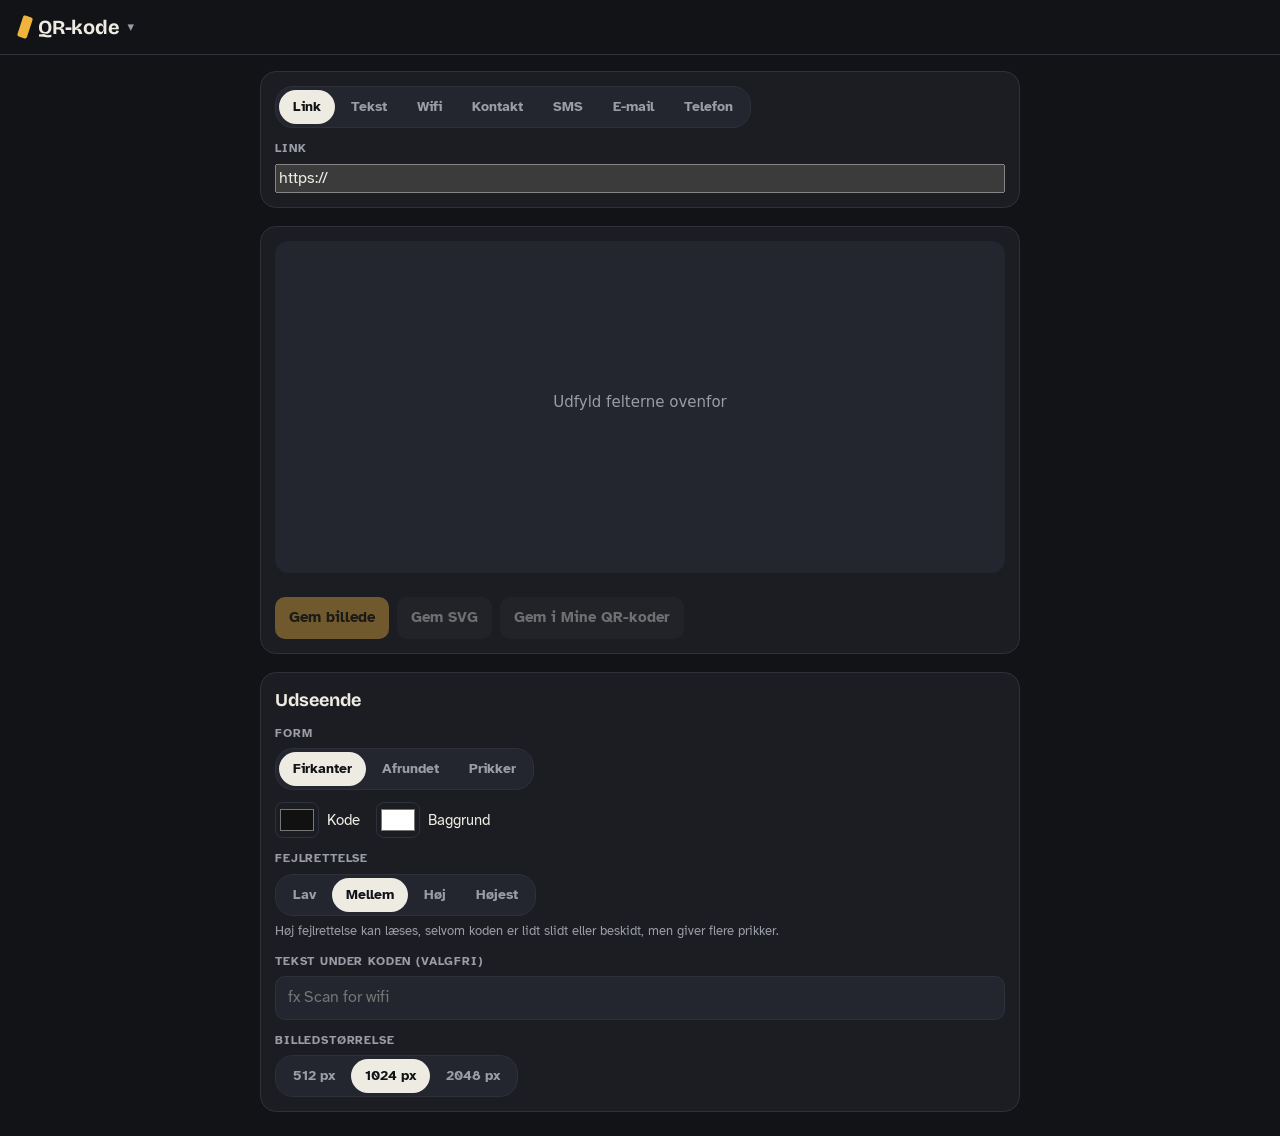
<file: qr.html>
<!doctype html>
<html lang="da">
<head>
<meta charset="utf-8">
<meta name="viewport" content="width=device-width,initial-scale=1,viewport-fit=cover">
<meta name="apple-mobile-web-app-capable" content="yes">
<title>QR-kode</title>
<link rel="preconnect" href="https://fonts.googleapis.com">
<link rel="stylesheet" href="https://fonts.googleapis.com/css2?family=Bricolage+Grotesque:opsz,wght@12..96,600;12..96,700&family=Atkinson+Hyperlegible:wght@400;700&display=swap">
<link rel="stylesheet" href="assets/app.css">
<link rel="stylesheet" href="assets/menu.css">
<style>
.qrwrap{display:grid;place-items:center;background:var(--panel2);border-radius:14px;padding:16px}
#qr{width:min(300px,100%);height:auto;image-rendering:pixelated;border-radius:6px}
#fields{display:grid;gap:10px}
#fields input,#fields textarea,#fields select{width:100%}
textarea{background:var(--panel2);border:1px solid var(--line);border-radius:10px;padding:9px 12px;min-height:90px;resize:vertical;font:inherit;color:inherit}
.colors{display:flex;gap:16px;flex-wrap:wrap}
.colors label{display:flex;gap:8px;align-items:center}
input[type=color]{width:44px;height:36px;border:1px solid var(--line);border-radius:8px;background:none;padding:2px}
.warn{color:var(--bad);font-size:13px;margin:0}
</style>
</head>
<body>
<header class="top">
  <button class="appbtn" data-appmenu aria-label="Skift værktøj"><i></i>QR-kode<span class="chev">▾</span></button>
  <div class="spacer"></div>
</header>
<main>
  <section class="card">
    <div class="seg" role="group" aria-label="Type" id="types">
      <button data-k="url" aria-pressed="true">Link</button>
      <button data-k="text" aria-pressed="false">Tekst</button>
      <button data-k="wifi" aria-pressed="false">Wifi</button>
      <button data-k="contact" aria-pressed="false">Kontakt</button>
      <button data-k="sms" aria-pressed="false">SMS</button>
      <button data-k="email" aria-pressed="false">E-mail</button>
      <button data-k="tel" aria-pressed="false">Telefon</button>
    </div>
    <div id="fields"></div>
  </section>

  <section class="card">
    <div class="qrwrap"><canvas id="qr" width="300" height="300" aria-label="QR-kode"></canvas></div>
    <p class="hint" id="info"></p>
    <p class="warn" id="warn" hidden></p>
    <div class="row">
      <button class="btn accent" id="bPng">Gem billede</button>
      <button class="btn ghost" id="bSvg">Gem SVG</button>
      <button class="btn ghost" id="bShare" hidden>Del</button>
      <button class="btn ghost" id="bKeep">Gem i Mine QR-koder</button>
    </div>
  </section>

  <section class="card">
    <h2>Udseende</h2>
    <div class="field"><span class="label">Form</span>
      <div class="seg" role="group" aria-label="Form" id="style">
        <button data-v="sq" aria-pressed="true">Firkanter</button><button data-v="round" aria-pressed="false">Afrundet</button><button data-v="dot" aria-pressed="false">Prikker</button>
      </div>
    </div>
    <div class="colors">
      <label><input type="color" id="fg" value="#111111"> Kode</label>
      <label><input type="color" id="bg" value="#ffffff"> Baggrund</label>
    </div>
    <div class="field"><span class="label">Fejlrettelse</span>
      <div class="seg" role="group" aria-label="Fejlrettelse" id="ecl">
        <button data-v="L" aria-pressed="false">Lav</button><button data-v="M" aria-pressed="true">Mellem</button><button data-v="Q" aria-pressed="false">Høj</button><button data-v="H" aria-pressed="false">Højest</button>
      </div>
      <p class="hint">Høj fejlrettelse kan læses, selvom koden er lidt slidt eller beskidt, men giver flere prikker.</p>
    </div>
    <div class="field"><label class="label" for="caption">Tekst under koden (valgfri)</label><input type="text" id="caption" placeholder="fx Scan for wifi"></div>
    <div class="field"><span class="label">Billedstørrelse</span>
      <div class="seg" role="group" aria-label="Billedstørrelse" id="px">
        <button data-v="512" aria-pressed="false">512 px</button><button data-v="1024" aria-pressed="true">1024 px</button><button data-v="2048" aria-pressed="false">2048 px</button>
      </div>
    </div>
  </section>

  <section class="card" id="keptCard" hidden>
    <h2>Mine QR-koder</h2>
    <div class="list" id="kept"></div>
  </section>
</main>
<script src="assets/common.js"></script>
<script src="assets/qr.js"></script>
<script>
(() => {
const $ = s => document.querySelector(s), $$ = s => [...document.querySelectorAll(s)];
const FORMS = {
  url: [['url', 'Link', 'url', 'https://']],
  text: [['text', 'Tekst', 'area', '']],
  wifi: [['ssid', 'Netværksnavn', 'text', ''], ['pass', 'Adgangskode', 'text', ''], ['sec', 'Sikkerhed', 'select', 'WPA', [['WPA', 'WPA/WPA2/WPA3'], ['WEP', 'WEP'], ['nopass', 'Ingen adgangskode']]], ['hidden', 'Skjult netværk', 'check', '']],
  contact: [['name', 'Navn', 'text', ''], ['org', 'Firma', 'text', ''], ['tel', 'Telefon', 'tel', ''], ['email', 'E-mail', 'email', ''], ['url', 'Hjemmeside', 'url', ''], ['adr', 'Adresse', 'text', '']],
  sms: [['tel', 'Telefonnummer', 'tel', ''], ['msg', 'Besked', 'area', '']],
  email: [['to', 'Modtager', 'email', ''], ['sub', 'Emne', 'text', ''], ['body', 'Besked', 'area', '']],
  tel: [['tel', 'Telefonnummer', 'tel', '+45 ']]
};
const st = {kind: 'url', vals: {}, style: 'sq', ecl: 'M', px: 1024};
try { Object.assign(st, JSON.parse(localStorage.getItem('sporlys:qr') || '{}')); } catch (e) {}
const saveSt = () => { try { localStorage.setItem('sporlys:qr', JSON.stringify(st)); } catch (e) {} };
const v = k => (st.vals[st.kind + '.' + k] || '').trim();
const wesc = s => s.replace(/([\\;,:"])/g, '\\$1');
function payload(){
  switch (st.kind) {
    case 'url': { let u = v('url'); if (u && !/^[a-z][a-z0-9+.-]*:/i.test(u)) u = 'https://' + u; return u === 'https://' ? '' : u; }
    case 'text': return v('text');
    case 'wifi': return v('ssid') ? `WIFI:T:${v('sec') || 'WPA'};S:${wesc(v('ssid'))};${(v('sec') || 'WPA') === 'nopass' ? '' : 'P:' + wesc(v('pass')) + ';'}${v('hidden') === '1' ? 'H:true;' : ''};` : '';
    case 'contact': {
      if (!v('name') && !v('tel') && !v('email')) return '';
      const L = ['BEGIN:VCARD', 'VERSION:3.0', 'FN:' + v('name'), 'N:' + v('name').split(' ').reverse().join(';')];
      if (v('org')) L.push('ORG:' + v('org')); if (v('tel')) L.push('TEL:' + v('tel')); if (v('email')) L.push('EMAIL:' + v('email'));
      if (v('url')) L.push('URL:' + v('url')); if (v('adr')) L.push('ADR:;;' + v('adr') + ';;;;'); L.push('END:VCARD'); return L.join('\n');
    }
    case 'sms': return v('tel') ? `SMSTO:${v('tel').replace(/\s/g, '')}:${v('msg')}` : '';
    case 'email': { if (!v('to')) return ''; const q = []; if (v('sub')) q.push('subject=' + encodeURIComponent(v('sub'))); if (v('body')) q.push('body=' + encodeURIComponent(v('body'))); return 'mailto:' + v('to') + (q.length ? '?' + q.join('&') : ''); }
    case 'tel': { const t = v('tel').replace(/\s/g, ''); return t.length > 3 ? 'tel:' + t : ''; }
  }
  return '';
}
function renderFields(){
  const box = $('#fields'); box.innerHTML = '';
  for (const [k, label, type, def, opts] of FORMS[st.kind]) {
    const id = 'f_' + st.kind + '_' + k, key = st.kind + '.' + k;
    if (st.vals[key] === undefined) st.vals[key] = def;
    const f = document.createElement('div'); f.className = 'field';
    if (type === 'check') {
      f.innerHTML = `<label style="display:flex;gap:8px;align-items:center"><input type="checkbox" id="${id}" ${st.vals[key] === '1' ? 'checked' : ''}> ${label}</label>`;
      f.querySelector('input').onchange = e => { st.vals[key] = e.target.checked ? '1' : ''; update(); };
    } else {
      const ctl = type === 'area' ? `<textarea id="${id}"></textarea>` : type === 'select' ? `<select id="${id}">${opts.map(([a, b]) => `<option value="${a}">${b}</option>`).join('')}</select>` : `<input id="${id}" type="${type}" autocomplete="off" ${type === 'tel' ? 'inputmode="tel"' : ''}>`;
      f.innerHTML = `<label class="label" for="${id}">${label}</label>${ctl}`;
      const el = f.querySelector('input,textarea,select'); el.value = st.vals[key];
      el.oninput = el.onchange = e => { st.vals[key] = e.target.value; update(); };
    }
    box.appendChild(f);
  }
}
/* Tegn koden */
function lumOf(h){ const n = parseInt(h.slice(1), 16); return .3*(n >> 16) + .59*((n >> 8) & 255) + .11*(n & 255); }
function drawTo(ctx, q, S, withCaption){
  const fg = $('#fg').value, bg = $('#bg').value, cap = withCaption ? $('#caption').value.trim() : '';
  const quiet = 4, n = q.size + quiet*2, m = S / n, capH = cap ? Math.round(S * .1) : 0;
  ctx.fillStyle = bg; ctx.fillRect(0, 0, S, S + capH); ctx.fillStyle = fg;
  const finder = (x, y) => (x < 7 && y < 7) || (x >= q.size - 7 && y < 7) || (x < 7 && y >= q.size - 7);
  for (let y = 0; y < q.size; y++) for (let x = 0; x < q.size; x++) {
    if (!q.get(x, y)) continue; const X = (x + quiet) * m, Y = (y + quiet) * m;
    if (st.style === 'sq' || finder(x, y)) ctx.fillRect(Math.floor(X), Math.floor(Y), Math.ceil(m + (X % 1)), Math.ceil(m + (Y % 1)));
    else if (st.style === 'dot') { ctx.beginPath(); ctx.arc(X + m/2, Y + m/2, m * .45, 0, 7); ctx.fill(); }
    else { // afrundede felter, der smelter sammen med naboerne
      const r = m * .38, R = q.get(x+1, y), D = q.get(x, y+1), Lf = q.get(x-1, y), U = q.get(x, y-1);
      ctx.beginPath();
      if (ctx.roundRect) ctx.roundRect(X - .4, Y - .4, m + .8, m + .8, [U || Lf ? 0 : r, U || R ? 0 : r, D || R ? 0 : r, D || Lf ? 0 : r]); else ctx.rect(X, Y, m, m);
      ctx.fill();
    }
  }
  if (st.style !== 'sq') { // runde søgemønstre i hjørnerne
    for (const [fx, fy] of [[0, 0], [q.size - 7, 0], [0, q.size - 7]]) {
      const X = (fx + quiet) * m, Y = (fy + quiet) * m; ctx.fillStyle = bg; ctx.fillRect(X - 1, Y - 1, 7*m + 2, 7*m + 2); ctx.fillStyle = fg;
      const rr = (x, y, w, h, r) => { ctx.beginPath(); if (ctx.roundRect) ctx.roundRect(x, y, w, h, r); else ctx.rect(x, y, w, h); ctx.fill(); };
      rr(X, Y, 7*m, 7*m, 1.5*m); ctx.fillStyle = bg; rr(X + m, Y + m, 5*m, 5*m, m); ctx.fillStyle = fg; rr(X + 2*m, Y + 2*m, 3*m, 3*m, .8*m);
    }
  }
  if (cap) { ctx.fillStyle = fg; ctx.textAlign = 'center'; ctx.textBaseline = 'middle'; ctx.font = `700 ${Math.round(capH * .5)}px system-ui, sans-serif`; ctx.fillText(cap, S / 2, S - quiet*m/2 + capH / 2, S - 2*quiet*m); }
}
let lastQ = null;
function update(){
  saveSt();
  const text = payload(), c = $('#qr'), ctx = c.getContext('2d'), warn = $('#warn');
  warn.hidden = true;
  if (!text) { lastQ = null; c.width = c.height = 300; ctx.fillStyle = '#23262e'; ctx.fillRect(0, 0, 300, 300); ctx.fillStyle = '#9b9da6'; ctx.font = '15px system-ui'; ctx.textAlign = 'center'; ctx.fillText('Udfyld felterne ovenfor', 150, 150); $('#info').textContent = ''; setBtns(false); return; }
  try { lastQ = QR.make(text, st.ecl); } catch (e) { lastQ = null; warn.textContent = 'Der er for meget tekst til én QR-kode. Gør teksten kortere.'; warn.hidden = false; setBtns(false); return; }
  const cap = $('#caption').value.trim(), S = 600; c.width = S; c.height = S + (cap ? Math.round(S * .1) : 0); drawTo(ctx, lastQ, S, true);
  $('#info').textContent = `${lastQ.size} × ${lastQ.size} felter · ${new TextEncoder().encode(text).length} tegn`;
  if (lumOf($('#fg').value) > lumOf($('#bg').value) - 90) { warn.textContent = 'Koden skal være meget mørkere end baggrunden, ellers kan mange telefoner ikke læse den.'; warn.hidden = false; }
  setBtns(true);
}
function setBtns(on){ for (const id of ['bPng', 'bSvg', 'bShare', 'bKeep']) $('#' + id).disabled = !on; }
const fname = () => 'QR ' + ({url: 'link', text: 'tekst', wifi: 'wifi', contact: 'kontakt', sms: 'sms', email: 'e-mail', tel: 'telefon'}[st.kind]) + ' ' + SL.stamp();
async function pngBlob(){
  const cap = $('#caption').value.trim(), c = document.createElement('canvas'); c.width = st.px; c.height = st.px + (cap ? Math.round(st.px * .1) : 0);
  drawTo(c.getContext('2d'), lastQ, st.px, true); return SL.canvasBlob(c, 'image/png');
}
function svgText(){
  const q = lastQ, quiet = 4, n = q.size + quiet*2, fg = $('#fg').value, bg = $('#bg').value; let d = '';
  for (let y = 0; y < q.size; y++) for (let x = 0; x < q.size; x++) if (q.get(x, y)) d += `M${x + quiet} ${y + quiet}h1v1h-1z`;
  return `<svg xmlns="http://www.w3.org/2000/svg" viewBox="0 0 ${n} ${n}" shape-rendering="crispEdges"><rect width="${n}" height="${n}" fill="${bg}"/><path d="${d}" fill="${fg}"/></svg>`;
}
$('#bPng').onclick = async () => { SL.saveFile(await pngBlob(), fname() + '.png'); SL.toast('Billede gemt'); };
$('#bSvg').onclick = () => { SL.saveFile(new Blob([svgText()], {type: 'image/svg+xml'}), fname() + '.svg'); SL.toast('SVG gemt'); };
if (SL.canShareFiles()) $('#bShare').hidden = false;
$('#bShare').onclick = async () => { const b = await pngBlob(); if (!await SL.shareFiles([new File([b], fname() + '.png', {type: 'image/png'})])) SL.saveFile(b, fname() + '.png'); };

/* Mine QR-koder */
let kept = []; try { kept = JSON.parse(localStorage.getItem('sporlys:qr:kept') || '[]'); } catch (e) {}
const saveKept = () => { try { localStorage.setItem('sporlys:qr:kept', JSON.stringify(kept)); } catch (e) {} };
function title(){ const k = st.kind; return k === 'wifi' ? 'Wifi: ' + v('ssid') : k === 'contact' ? v('name') || v('tel') : k === 'url' ? v('url').replace(/^https?:\/\//, '') : k === 'text' ? v('text').slice(0, 40) : k === 'email' ? v('to') : v('tel'); }
function renderKept(){
  $('#keptCard').hidden = !kept.length; const box = $('#kept'); box.innerHTML = '';
  kept.forEach((k, i) => {
    const el = document.createElement('div'); el.className = 'item';
    el.innerHTML = `<span class="name"><b>${SL.esc(k.title || 'QR-kode')}</b></span><button class="btn ghost" data-a="open">Åbn</button><button class="ib" data-a="x" aria-label="Slet"><svg viewBox="0 0 24 24"><path d="M6 6l12 12M18 6L6 18"/></svg></button>`;
    el.querySelector('[data-a="open"]').onclick = () => { st.kind = k.kind; Object.assign(st.vals, k.vals); syncTypes(); renderFields(); update(); window.scrollTo({top: 0, behavior: 'smooth'}); };
    el.querySelector('[data-a="x"]').onclick = () => { kept.splice(i, 1); saveKept(); renderKept(); };
    box.appendChild(el);
  });
}
$('#bKeep').onclick = () => {
  const vals = {}; for (const [k] of FORMS[st.kind]) vals[st.kind + '.' + k] = st.vals[st.kind + '.' + k];
  kept.unshift({kind: st.kind, vals, title: title()}); kept = kept.slice(0, 30); saveKept(); renderKept(); SL.toast('Gemt under Mine QR-koder');
};

/* Kontroller */
function syncTypes(){ $$('#types button').forEach(b => b.setAttribute('aria-pressed', b.dataset.k === st.kind)); }
$$('#types button').forEach(b => b.onclick = () => { st.kind = b.dataset.k; syncTypes(); renderFields(); update(); });
function seg(id, key, num){ $$(`#${id} button`).forEach(b => { b.setAttribute('aria-pressed', String(st[key]) === b.dataset.v); b.onclick = () => { st[key] = num ? +b.dataset.v : b.dataset.v; $$(`#${id} button`).forEach(x => x.setAttribute('aria-pressed', x === b)); update(); }; }); }
seg('style', 'style'); seg('ecl', 'ecl'); seg('px', 'px', true);
for (const id of ['fg', 'bg', 'caption']) $('#' + id).oninput = update;
syncTypes(); renderFields(); renderKept(); update();
})();
</script>
</body>
</html>
</file>
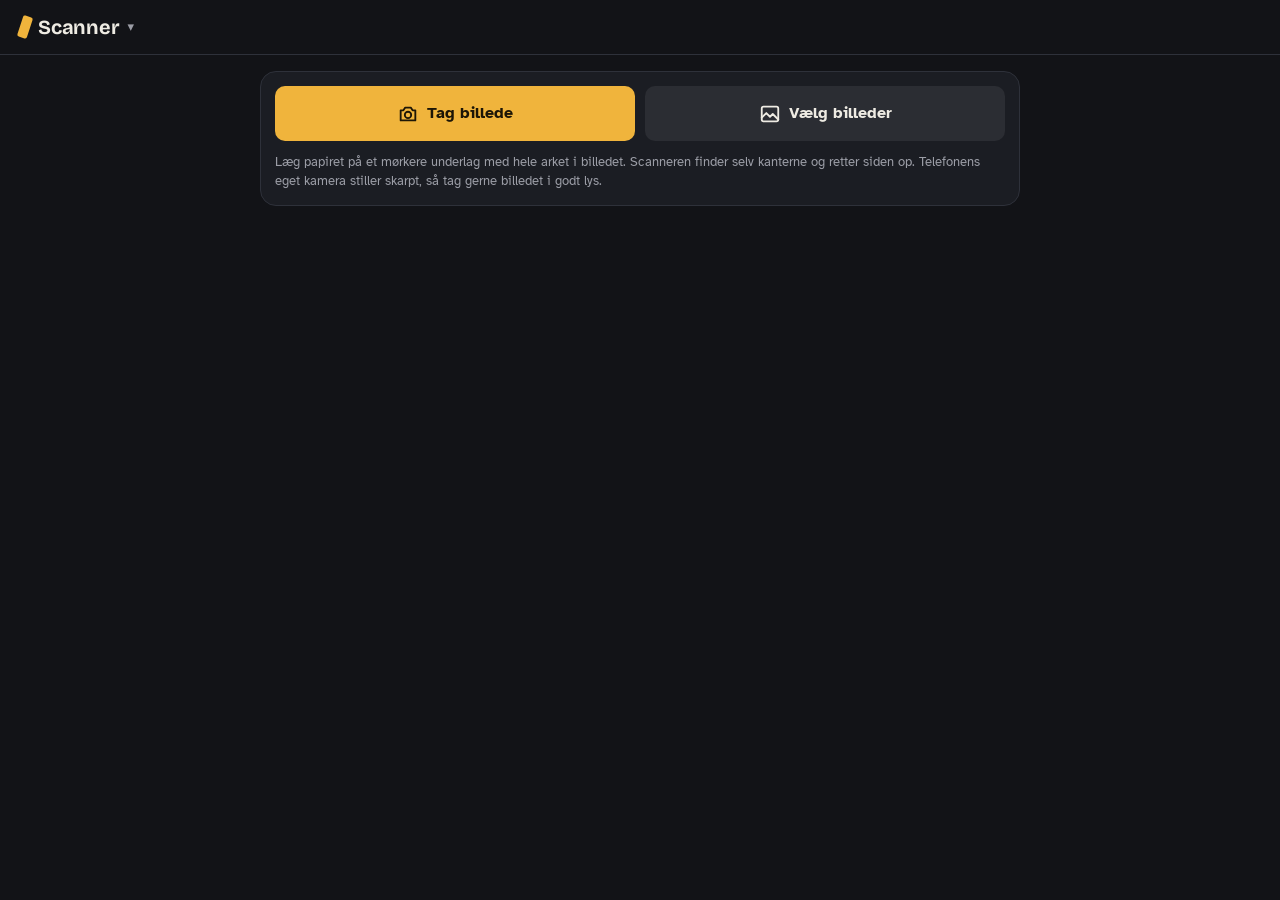
<file: scanner.html>
<!doctype html>
<html lang="da">
<head>
<meta charset="utf-8">
<meta name="viewport" content="width=device-width,initial-scale=1,viewport-fit=cover">
<meta name="apple-mobile-web-app-capable" content="yes">
<title>Scanner</title>
<link rel="preconnect" href="https://fonts.googleapis.com">
<link rel="stylesheet" href="https://fonts.googleapis.com/css2?family=Bricolage+Grotesque:opsz,wght@12..96,600;12..96,700&family=Atkinson+Hyperlegible:wght@400;700&display=swap">
<link rel="stylesheet" href="assets/app.css">
<link rel="stylesheet" href="assets/menu.css">
<style>
#edWrap{position:relative;touch-action:none;user-select:none;-webkit-user-select:none;border-radius:12px;overflow:hidden;background:#000;justify-self:center;max-width:100%}
#edCanvas{display:block;max-width:100%}
#preview{display:block;max-width:100%;max-height:46vh;margin:0 auto;border-radius:8px;background:#fff}
.pages{display:grid;grid-template-columns:repeat(auto-fill,minmax(104px,1fr));gap:10px}
.page{position:relative;background:var(--panel2);border-radius:12px;padding:6px;display:grid;gap:6px;border:2px solid transparent}
.page[aria-current="true"]{border-color:var(--accent)}
.page img{width:100%;aspect-ratio:3/4;object-fit:contain;background:#fff;border-radius:6px;cursor:pointer}
.page .n{position:absolute;top:10px;left:10px;background:#000b;color:#fff;border-radius:6px;padding:1px 7px;font-size:12px;font-weight:700}
.page .row{justify-content:center;gap:4px}
.page .ib{width:30px;height:30px}
.big{display:grid;grid-template-columns:1fr 1fr;gap:10px}
.big .btn{justify-content:center;padding:16px 12px;font-size:16px}
.big .btn svg{width:22px;height:22px;stroke:currentColor;fill:none;stroke-width:2;stroke-linecap:round;stroke-linejoin:round}
@media (max-width:420px){.big{grid-template-columns:1fr}}
</style>
</head>
<body>
<header class="top">
  <button class="appbtn" data-appmenu aria-label="Skift værktøj"><i></i>Scanner<span class="chev">▾</span></button>
  <div class="spacer"></div>
  <button class="btn ghost" id="bNew" hidden>Ny scanning</button>
</header>

<main>
  <section class="card" id="addCard">
    <div class="big">
      <label class="btn accent" for="fCam"><svg viewBox="0 0 24 24"><path d="M4 8h3l2-3h6l2 3h3v11H4z"/><circle cx="12" cy="13" r="3.5"/></svg>Tag billede</label>
      <label class="btn ghost" for="fPick"><svg viewBox="0 0 24 24"><rect x="3" y="4" width="18" height="16" rx="2"/><path d="M3 16l5-5 4 4 3-3 6 6"/></svg>Vælg billeder</label>
    </div>
    <input type="file" id="fCam" accept="image/*" capture="environment" hidden>
    <input type="file" id="fPick" accept="image/*" multiple hidden>
    <p class="hint" id="addHint">Læg papiret på et mørkere underlag med hele arket i billedet. Scanneren finder selv kanterne og retter siden op. Telefonens eget kamera stiller skarpt, så tag gerne billedet i godt lys.</p>
  </section>

  <section class="card" id="edCard" hidden>
    <div class="row" style="justify-content:space-between">
      <h2 id="edTitle">Side 1</h2>
      <div class="seg" role="group" aria-label="Visning">
        <button id="vCorners" aria-pressed="true">Hjørner</button>
        <button id="vResult" aria-pressed="false">Resultat</button>
      </div>
    </div>
    <div id="cornerView" class="field" style="gap:10px">
      <div id="edWrap"><canvas id="edCanvas"></canvas></div>
      <p class="hint">Træk i de fire hjørner, så de sidder præcist på papirets hjørner.</p>
      <div class="row">
        <button class="chip" id="bAuto">Find kanter igen</button>
        <button class="chip" id="bFull">Hele billedet</button>
      </div>
    </div>
    <div id="resultView" class="field" style="gap:10px" hidden>
      <canvas id="preview"></canvas>
    </div>
    <div class="field">
      <span class="label">Filter</span>
      <div class="seg" role="group" aria-label="Filter" id="filters">
        <button data-f="enh" aria-pressed="true">Forbedret</button>
        <button data-f="gray" aria-pressed="false">Gråtone</button>
        <button data-f="bw" aria-pressed="false">Sort-hvid</button>
        <button data-f="orig" aria-pressed="false">Original</button>
      </div>
    </div>
    <div class="row">
      <button class="chip" id="bRot">Drej 90°</button>
      <div class="spacer"></div>
      <button class="btn ghost" id="bCancel">Annullér</button>
      <button class="btn accent" id="bSave">Gem side</button>
    </div>
  </section>

  <section class="card" id="pagesCard" hidden>
    <div class="row" style="justify-content:space-between"><h2>Sider</h2><span class="hint" id="pCount"></span></div>
    <div class="pages" id="pages"></div>
  </section>

  <section class="card" id="expCard" hidden>
    <h2>Gem scanningen</h2>
    <div class="field">
      <label class="label" for="fname">Filnavn</label>
      <input type="text" id="fname">
    </div>
    <div class="field">
      <span class="label">Sidestørrelse i PDF</span>
      <div class="seg" role="group" aria-label="Sidestørrelse">
        <button id="szA4" aria-pressed="true">A4</button>
        <button id="szFit" aria-pressed="false">Som billedet</button>
      </div>
    </div>
    <div class="row">
      <button class="btn accent" id="bPdf">Gem PDF</button>
      <button class="btn ghost" id="bSharePdf" hidden>Del PDF</button>
      <button class="btn ghost" id="bJpg">Gem som billeder</button>
      <button class="btn ghost" id="bSporlys">Tegn efter i Sporlys</button>
    </div>
    <p class="hint">PDF'en havner i Filer under Overførsler. Med Del kan du sende den direkte til Mail, Noter eller Drev.</p>
  </section>
</main>

<script src="assets/common.js"></script>
<script>
(() => {
const $ = s => document.querySelector(s);
const DB = SL.store('sporlys-scanner');

/* ---------- Billedmatematik ---------- */
function solve(A, b){
  const n = b.length;
  for (let i = 0; i < n; i++) {
    let m = i; for (let k = i+1; k < n; k++) if (Math.abs(A[k][i]) > Math.abs(A[m][i])) m = k;
    [A[i], A[m]] = [A[m], A[i]]; [b[i], b[m]] = [b[m], b[i]];
    const p = A[i][i]; if (Math.abs(p) < 1e-12) return null;
    for (let k = i+1; k < n; k++) { const f = A[k][i] / p; for (let j = i; j < n; j++) A[k][j] -= f * A[i][j]; b[k] -= f * b[i]; }
  }
  const x = new Array(n);
  for (let i = n-1; i >= 0; i--) { let s = b[i]; for (let j = i+1; j < n; j++) s -= A[i][j] * x[j]; x[i] = s / A[i][i]; }
  return x;
}
function homography(src, dst){
  const A = [], b = [];
  for (let i = 0; i < 4; i++) { const [x, y] = src[i], [u, v] = dst[i]; A.push([x, y, 1, 0, 0, 0, -u*x, -u*y]); b.push(u); A.push([0, 0, 0, x, y, 1, -v*x, -v*y]); b.push(v); }
  const h = solve(A, b); return h ? [...h, 1] : null;
}
const dist = (a, b) => Math.hypot(a[0]-b[0], a[1]-b[1]);
function blurA(a, w, h, r){
  if (r <= 0) return a;
  const b = new Float32Array(a.length), o = new Float32Array(a.length);
  for (let y = 0; y < h; y++) { let acc = 0, cnt = 0; const row = y*w;
    for (let x = -r; x < w; x++) { if (x + r < w) { acc += a[row+x+r]; cnt++; } if (x - r - 1 >= 0) { acc -= a[row+x-r-1]; cnt--; } if (x >= 0) b[row+x] = acc / cnt; } }
  for (let x = 0; x < w; x++) { let acc = 0, cnt = 0;
    for (let y = -r; y < h; y++) { if (y + r < h) { acc += b[(y+r)*w+x]; cnt++; } if (y - r - 1 >= 0) { acc -= b[(y-r-1)*w+x]; cnt--; } if (y >= 0) o[y*w+x] = acc / cnt; } }
  return o;
}
function polyArea(q){ let a = 0; for (let i = 0; i < q.length; i++) { const p = q[i], n = q[(i+1) % q.length]; a += p[0]*n[1] - n[0]*p[1]; } return Math.abs(a) / 2; }
function hull(pts){
  pts = pts.slice().sort((a, b) => a[0] - b[0] || a[1] - b[1]);
  const cr = (o, a, b) => (a[0]-o[0])*(b[1]-o[1]) - (a[1]-o[1])*(b[0]-o[0]), lo = [], up = [];
  for (const p of pts) { while (lo.length >= 2 && cr(lo[lo.length-2], lo[lo.length-1], p) <= 0) lo.pop(); lo.push(p); }
  for (let i = pts.length - 1; i >= 0; i--) { const p = pts[i]; while (up.length >= 2 && cr(up[up.length-2], up[up.length-1], p) <= 0) up.pop(); up.push(p); }
  up.pop(); lo.pop(); return lo.concat(up);
}
// Største firkant med hjørner på en konveks hylster (lokal forbedring fra yderpunkterne)
function bestQuad(H){
  if (H.length < 4) return null;
  const pick = f => H.reduce((b, p) => f(p) > f(b) ? p : b, H[0]);
  let q = [pick(p => -p[0]-p[1]), pick(p => p[0]-p[1]), pick(p => p[0]+p[1]), pick(p => -p[0]+p[1])];
  for (let pass = 0; pass < 4; pass++) for (let i = 0; i < 4; i++) {
    let best = q[i], ba = polyArea(q);
    for (const p of H) { const t = q.slice(); t[i] = p; const a = polyArea(t); if (a > ba) { ba = a; best = p; } }
    q[i] = best;
  }
  return q;
}
// Find dokumentets fire hjørner (0–1-koordinater) i et billede
function detectQuad(src){
  const S = 320, k = Math.min(1, S / Math.max(src.width, src.height));
  const w = Math.max(8, Math.round(src.width * k)), h = Math.max(8, Math.round(src.height * k)), n = w*h;
  const c = document.createElement('canvas'); c.width = w; c.height = h;
  const ctx = c.getContext('2d', {willReadFrequently: true}); ctx.drawImage(src, 0, 0, w, h);
  const d = ctx.getImageData(0, 0, w, h).data;
  let R = new Float32Array(n), G = new Float32Array(n), B = new Float32Array(n);
  for (let i = 0; i < n; i++) { R[i] = d[i*4]; G[i] = d[i*4+1]; B[i] = d[i*4+2]; }
  R = blurA(R, w, h, 2); G = blurA(G, w, h, 2); B = blurA(B, w, h, 2);
  const L = new Float32Array(n); for (let i = 0; i < n; i++) L[i] = .3*R[i] + .59*G[i] + .11*B[i];
  const grad = new Float32Array(n);
  for (let y = 1; y < h-1; y++) for (let x = 1; x < w-1; x++) { const i = y*w+x; grad[i] = Math.abs(L[i+1]-L[i-1]) + Math.abs(L[i+w]-L[i-w]); }
  const gs = Float32Array.from(grad).sort();
  // Frøfarve: medianen af midterfeltet
  const cs = [];
  for (let y = Math.round(h*.4); y < h*.6; y++) for (let x = Math.round(w*.4); x < w*.6; x++) cs.push(y*w+x);
  const med = a => { const v = cs.map(i => a[i]).sort((p, q) => p - q); return v[v.length >> 1]; };
  const sr = med(R), sg = med(G), sb = med(B);
  const cand = [];
  // Hvor kraftig er kanten langs en linje? (papirets kant giver en tydelig kant)
  const lineGrad = (a, b) => {
    let s = 0, c = 0;
    for (let t = .1; t <= .9; t += .02) { const x = Math.round(a[0] + (b[0]-a[0])*t), y = Math.round(a[1] + (b[1]-a[1])*t); if (x > 0 && y > 0 && x < w-1 && y < h-1) { s += grad[y*w+x]; c++; } }
    return c ? s / c : 0;
  };
  const gmed = gs[gs.length >> 1] + 1;
  const edgeScore = q => { let s = 0; for (let i = 0; i < 4; i++) s += Math.min(4, lineGrad(q[i], q[(i+1)%4]) / (gmed * 3)); return s / 4; };
  const quadFromMask = m => {
    // Fyld huller: alt der ikke kan nås fra kanten uden at krydse masken
    const out = new Uint8Array(n), st = new Int32Array(n); let sp = 0;
    const pushIf = i => { if (!m[i] && !out[i]) { out[i] = 1; st[sp++] = i; } };
    for (let x = 0; x < w; x++) { pushIf(x); pushIf((h-1)*w+x); }
    for (let y = 0; y < h; y++) { pushIf(y*w); pushIf(y*w+w-1); }
    while (sp) { const i = st[--sp], x = i % w; if (x > 0) pushIf(i-1); if (x < w-1) pushIf(i+1); if (i >= w) pushIf(i-w); if (i < n-w) pushIf(i+w); }
    let area = 0; const pts = [];
    for (let y = 0; y < h; y++) { let l = -1, r = -1; for (let x = 0; x < w; x++) if (!out[y*w+x]) { area++; if (l < 0) l = x; r = x; } if (l >= 0) { pts.push([l, y]); pts.push([r + 1, y]); } }
    if (area < n * .08 || area > n * .985) return null;
    const q = bestQuad(hull(pts)); if (!q) return null;
    const qa = polyArea(q), fill = area / qa;
    return {q, fill: Math.min(fill, 1 / fill), area: qa / n, edge: edgeScore(q)};
  };
  for (const T of [16, 26, 38, 54]) for (const gp of [.8, .9]) {
    const gt = gs[Math.floor(gs.length * gp)] + 4, m = new Uint8Array(n), st = new Int32Array(n); let sp = 0;
    for (const i of cs) { m[i] = 1; st[sp++] = i; }
    while (sp) {
      const i = st[--sp], x = i % w;
      for (const j of [x > 0 ? i-1 : -1, x < w-1 ? i+1 : -1, i >= w ? i-w : -1, i < n-w ? i+w : -1]) {
        if (j < 0 || m[j]) continue;
        if (Math.hypot(R[j]-sr, G[j]-sg, B[j]-sb) < T && grad[j] < gt) { m[j] = 1; st[sp++] = j; }
      }
    }
    const r = quadFromMask(m); if (r) cand.push(r);
  }
  // Reserve: største lyse område (Otsu)
  { const hist = new Uint32Array(256); for (let i = 0; i < n; i++) hist[L[i] | 0]++;
    let sum = 0; for (let i = 0; i < 256; i++) sum += i * hist[i];
    let sB = 0, wB = 0, best = 0, t = 128;
    for (let i = 0; i < 256; i++) { wB += hist[i]; if (!wB) continue; const wF = n - wB; if (!wF) break; sB += i*hist[i]; const v = wB*wF*(sB/wB - (sum-sB)/wF)**2; if (v > best) { best = v; t = i; } }
    const m = new Uint8Array(n); for (let i = 0; i < n; i++) m[i] = L[i] > t ? 1 : 0;
    // behold kun det største sammenhængende område
    const lab = new Int32Array(n), st = new Int32Array(n); let id = 0, bestId = 0, bestA = 0;
    for (let i = 0; i < n; i++) { if (!m[i] || lab[i]) continue; id++; let sp = 0, a = 0; st[sp++] = i; lab[i] = id;
      while (sp) { const p = st[--sp], x = p % w; a++; for (const j of [x > 0 ? p-1 : -1, x < w-1 ? p+1 : -1, p >= w ? p-w : -1, p < n-w ? p+w : -1]) if (j >= 0 && m[j] && !lab[j]) { lab[j] = id; st[sp++] = j; } }
      if (a > bestA) { bestA = a; bestId = id; } }
    for (let i = 0; i < n; i++) m[i] = lab[i] === bestId ? 1 : 0;
    const r = quadFromMask(m); if (r) { r.fill *= .97; cand.push(r); } }
  // Vælg den største firkant, der stadig er pænt fyldt ud (et delvist fundet ark er mindre)
  const bestFill = Math.max(0, ...cand.map(c => c.fill));
  for (const c of cand) c.score = c.fill >= Math.max(.86, bestFill - .07) ? .6 + c.area + .2 * Math.min(1, c.edge) : 0;
  cand.sort((a, b) => b.score - a.score);
  if (!cand.length || cand[0].score < .6) return null;
  // Finjustér hver side, så den ligger på den kraftigste kant tæt ved
  let q = cand[0].q.map(p => p.slice());
  const lines = [];
  for (let i = 0; i < 4; i++) {
    const a = q[i], b = q[(i+1)%4], L0 = Math.hypot(b[0]-a[0], b[1]-a[1]) || 1, nx = -(b[1]-a[1]) / L0, ny = (b[0]-a[0]) / L0;
    let best = [a, b], bs = lineGrad(a, b);
    for (let ta = -3; ta <= 3; ta++) for (let tb = -3; tb <= 3; tb++) {
      const A2 = [a[0] + nx*ta, a[1] + ny*ta], B2 = [b[0] + nx*tb, b[1] + ny*tb], sc = lineGrad(A2, B2);
      if (sc > bs * 1.6) { bs = sc; best = [A2, B2]; }
    }
    lines.push(best);
  }
  const inter = (l1, l2) => {
    const [p, p2] = l1, [r, r2] = l2, d1 = [p2[0]-p[0], p2[1]-p[1]], d2 = [r2[0]-r[0], r2[1]-r[1]], den = d1[0]*d2[1] - d1[1]*d2[0];
    if (Math.abs(den) < 1e-6) return null; const t = ((r[0]-p[0])*d2[1] - (r[1]-p[1])*d2[0]) / den; return [p[0] + d1[0]*t, p[1] + d1[1]*t];
  };
  const rq = [0, 1, 2, 3].map(i => inter(lines[(i+3)%4], lines[i]));
  if (rq.every((p, i) => p && Math.hypot(p[0]-q[i][0], p[1]-q[i][1]) < 14)) q = rq;
  return q.map(([x, y]) => [Math.min(1, Math.max(0, x / w)), Math.min(1, Math.max(0, y / h))]);
}
const FULL = () => [[.02, .02], [.98, .02], [.98, .98], [.02, .98]];

/* Ret siden op: perspektiv fra hjørnerne til et rektangel */
function warp(src, quad, rot){
  const W0 = src.width, H0 = src.height, q = quad.map(([x, y]) => [x * W0, y * H0]);
  let ow = Math.max(dist(q[0], q[1]), dist(q[3], q[2])), oh = Math.max(dist(q[0], q[3]), dist(q[1], q[2]));
  const cap = 2200 / Math.max(ow, oh); if (cap < 1) { ow *= cap; oh *= cap; }
  ow = Math.max(16, Math.round(ow)); oh = Math.max(16, Math.round(oh));
  const Hm = homography([[0, 0], [ow, 0], [ow, oh], [0, oh]], q);
  const sctx = src.getContext('2d', {willReadFrequently: true}), sd = sctx.getImageData(0, 0, W0, H0).data;
  const out = new ImageData(ow, oh), od = out.data;
  for (let y = 0; y < oh; y++) for (let x = 0; x < ow; x++) {
    const z = Hm[6]*(x+.5) + Hm[7]*(y+.5) + Hm[8], u = (Hm[0]*(x+.5) + Hm[1]*(y+.5) + Hm[2]) / z - .5, v = (Hm[3]*(x+.5) + Hm[4]*(y+.5) + Hm[5]) / z - .5;
    const xi = Math.max(0, Math.min(W0 - 2, u | 0)), yi = Math.max(0, Math.min(H0 - 2, v | 0)), fx = Math.min(1, Math.max(0, u - xi)), fy = Math.min(1, Math.max(0, v - yi));
    const i = (yi*W0 + xi) * 4, o = (y*ow + x) * 4, a = (1-fx)*(1-fy), b = fx*(1-fy), c = (1-fx)*fy, e = fx*fy;
    for (let ch = 0; ch < 3; ch++) od[o+ch] = sd[i+ch]*a + sd[i+4+ch]*b + sd[i+W0*4+ch]*c + sd[i+W0*4+4+ch]*e;
    od[o+3] = 255;
  }
  let c = document.createElement('canvas'); c.width = ow; c.height = oh; c.getContext('2d').putImageData(out, 0, 0);
  rot = ((rot % 4) + 4) % 4;
  if (rot) {
    const r = document.createElement('canvas'); r.width = rot % 2 ? oh : ow; r.height = rot % 2 ? ow : oh;
    const x = r.getContext('2d'); x.translate(r.width / 2, r.height / 2); x.rotate(rot * Math.PI / 2); x.drawImage(c, -ow / 2, -oh / 2); c = r;
  }
  return c;
}
/* Filtre: fjern skygger ved at dividere med en udglattet baggrund */
function applyFilter(c, f){
  if (f === 'orig') return c;
  const w = c.width, h = c.height, ctx = c.getContext('2d', {willReadFrequently: true}), img = ctx.getImageData(0, 0, w, h), d = img.data;
  const sw = Math.max(4, Math.round(w / 10)), sh = Math.max(4, Math.round(h / 10));
  const s = document.createElement('canvas'); s.width = sw; s.height = sh; const sx = s.getContext('2d', {willReadFrequently: true}); sx.drawImage(c, 0, 0, sw, sh);
  const sdat = sx.getImageData(0, 0, sw, sh).data, bg = [0, 1, 2].map(() => new Float32Array(sw*sh));
  for (let ch = 0; ch < 3; ch++) {
    // maks-filter fjerner tekst, så kun papirets farve og skygger er tilbage
    const a = new Float32Array(sw*sh); for (let i = 0; i < sw*sh; i++) a[i] = sdat[i*4+ch];
    const m = new Float32Array(sw*sh), r = 2;
    for (let y = 0; y < sh; y++) for (let x = 0; x < sw; x++) { let mx = 0; for (let dy = -r; dy <= r; dy++) for (let dx = -r; dx <= r; dx++) { const xx = Math.min(sw-1, Math.max(0, x+dx)), yy = Math.min(sh-1, Math.max(0, y+dy)); const v = a[yy*sw+xx]; if (v > mx) mx = v; } m[y*sw+x] = mx; }
    bg[ch] = blurA(m, sw, sh, 3);
  }
  for (let y = 0; y < h; y++) {
    const fy = Math.min(sh - 1.001, Math.max(0, (y + .5) * sh / h - .5)), y0 = fy | 0, ty = fy - y0;
    for (let x = 0; x < w; x++) {
      const fx = Math.min(sw - 1.001, Math.max(0, (x + .5) * sw / w - .5)), x0 = fx | 0, tx = fx - x0, i = (y*w + x) * 4, j = y0*sw + x0;
      const v = [0, 0, 0];
      for (let ch = 0; ch < 3; ch++) {
        const B = bg[ch], b = B[j]*(1-tx)*(1-ty) + B[j+1]*tx*(1-ty) + B[j+sw]*(1-tx)*ty + B[j+sw+1]*tx*ty;
        let u = d[i+ch] / Math.max(30, b) * 255; u = (u - 30) * 255 / 215; v[ch] = u;
      }
      if (f === 'enh') { for (let ch = 0; ch < 3; ch++) d[i+ch] = Math.max(0, Math.min(255, v[ch])); }
      else {
        let g = .3*v[0] + .59*v[1] + .11*v[2];
        if (f === 'bw') g = g < 150 ? 0 : g > 205 ? 255 : (g - 150) * 255 / 55;
        g = Math.max(0, Math.min(255, g)); d[i] = d[i+1] = d[i+2] = g;
      }
    }
  }
  ctx.putImageData(img, 0, 0);
  return c;
}
async function render(pg){ return applyFilter(warp(pg.srcCanvas, pg.quad, pg.rot), pg.filter); }

/* ---------- Tilstand ---------- */
let pages = [], cur = null, editIdx = -1, view = 'corners', pdfSize = 'a4';
async function toCanvas(blob){
  const im = await SL.loadImage(blob), k = Math.min(1, 2600 / Math.max(im.naturalWidth, im.naturalHeight));
  const c = document.createElement('canvas'); c.width = Math.round(im.naturalWidth * k); c.height = Math.round(im.naturalHeight * k);
  c.getContext('2d').drawImage(im, 0, 0, c.width, c.height); URL.revokeObjectURL(im.src); return c;
}
async function persist(){
  const rec = pages.map(p => ({id: p.id, src: p.src, quad: p.quad, rot: p.rot, filter: p.filter, out: p.out}));
  await DB.set('pages', rec);
}
async function restore(){
  const rec = await DB.get('pages');
  if (Array.isArray(rec)) pages = rec.filter(p => p && p.src && p.out).map(p => Object.assign({}, p, {thumb: URL.createObjectURL(p.out)}));
  renderPages();
}

/* ---------- Editor ---------- */
const edCanvas = $('#edCanvas'), edWrap = $('#edWrap');
let disp = {k: 1, w: 0, h: 0}, drag = -1, dragPt = null;
function layoutEditor(){
  const src = cur.srcCanvas, maxW = Math.min($('#edCard').clientWidth - 30, 720), maxH = window.innerHeight * .62;
  const k = Math.min(maxW / src.width, maxH / src.height), dpr = window.devicePixelRatio || 1;
  disp = {k, w: Math.round(src.width * k), h: Math.round(src.height * k), dpr};
  edCanvas.width = Math.round(disp.w * dpr); edCanvas.height = Math.round(disp.h * dpr);
  edCanvas.style.width = disp.w + 'px'; edCanvas.style.height = disp.h + 'px';
  drawEditor();
}
function drawEditor(){
  if (!cur) return;
  const ctx = edCanvas.getContext('2d'), {w, h, dpr} = disp;
  ctx.setTransform(dpr, 0, 0, dpr, 0, 0); ctx.clearRect(0, 0, w, h);
  ctx.drawImage(cur.srcCanvas, 0, 0, w, h);
  const P = cur.quad.map(([x, y]) => [x * w, y * h]);
  ctx.fillStyle = 'rgba(0,0,0,.45)'; ctx.beginPath(); ctx.rect(0, 0, w, h);
  ctx.moveTo(P[0][0], P[0][1]); for (let i = 3; i >= 0; i--) ctx.lineTo(P[i][0], P[i][1]); ctx.closePath(); ctx.fill('evenodd');
  ctx.strokeStyle = '#f0b43c'; ctx.lineWidth = 2; ctx.beginPath(); P.forEach((p, i) => i ? ctx.lineTo(p[0], p[1]) : ctx.moveTo(p[0], p[1])); ctx.closePath(); ctx.stroke();
  P.forEach((p, i) => { ctx.beginPath(); ctx.arc(p[0], p[1], drag === i ? 15 : 12, 0, 7); ctx.fillStyle = drag === i ? 'rgba(240,180,60,.35)' : 'rgba(240,180,60,.2)'; ctx.fill(); ctx.lineWidth = 3; ctx.stroke(); });
  // Lup, mens et hjørne trækkes
  if (drag >= 0) {
    const p = P[drag], R = 56, Z = 3, cx = p[0] < w / 2 ? w - R - 10 : R + 10, cy = R + 10;
    ctx.save(); ctx.beginPath(); ctx.arc(cx, cy, R, 0, 7); ctx.clip();
    const sx = cur.quad[drag][0] * cur.srcCanvas.width, sy = cur.quad[drag][1] * cur.srcCanvas.height, sr = R / (disp.k * Z);
    ctx.drawImage(cur.srcCanvas, sx - sr, sy - sr, sr * 2, sr * 2, cx - R, cy - R, R * 2, R * 2);
    ctx.strokeStyle = '#f0b43c'; ctx.lineWidth = 1.5; ctx.beginPath(); ctx.moveTo(cx - 10, cy); ctx.lineTo(cx + 10, cy); ctx.moveTo(cx, cy - 10); ctx.lineTo(cx, cy + 10); ctx.stroke();
    ctx.restore(); ctx.beginPath(); ctx.arc(cx, cy, R, 0, 7); ctx.strokeStyle = '#fff'; ctx.lineWidth = 2; ctx.stroke();
  }
}
edWrap.addEventListener('pointerdown', e => {
  if (!cur) return;
  const r = edCanvas.getBoundingClientRect(), x = e.clientX - r.left, y = e.clientY - r.top;
  let best = -1, bd = 44;
  cur.quad.forEach(([qx, qy], i) => { const d = Math.hypot(qx * disp.w - x, qy * disp.h - y); if (d < bd) { bd = d; best = i; } });
  if (best < 0) return;
  drag = best; dragPt = {x, y, q: cur.quad[best].slice()}; edWrap.setPointerCapture(e.pointerId); drawEditor();
});
edWrap.addEventListener('pointermove', e => {
  if (drag < 0) return;
  const r = edCanvas.getBoundingClientRect(), x = e.clientX - r.left, y = e.clientY - r.top;
  cur.quad[drag] = [Math.min(1, Math.max(0, dragPt.q[0] + (x - dragPt.x) / disp.w)), Math.min(1, Math.max(0, dragPt.q[1] + (y - dragPt.y) / disp.h))];
  drawEditor();
});
const endDrag = () => { if (drag >= 0) { drag = -1; drawEditor(); } };
edWrap.addEventListener('pointerup', endDrag); edWrap.addEventListener('pointercancel', endDrag);

let prevT = 0;
async function updatePreview(){
  clearTimeout(prevT);
  prevT = setTimeout(async () => {
    if (!cur || view !== 'result') return;
    const c = await render(cur), p = $('#preview');
    p.width = c.width; p.height = c.height; p.getContext('2d').drawImage(c, 0, 0);
  }, 30);
}
function setView(v){
  view = v; $('#vCorners').setAttribute('aria-pressed', v === 'corners'); $('#vResult').setAttribute('aria-pressed', v === 'result');
  $('#cornerView').hidden = v !== 'corners'; $('#resultView').hidden = v !== 'result';
  if (v === 'result') updatePreview(); else layoutEditor();
}
function setFilter(f){ cur.filter = f; for (const b of document.querySelectorAll('#filters button')) b.setAttribute('aria-pressed', b.dataset.f === f); updatePreview(); }
async function openEditor(pg, idx){
  cur = pg; editIdx = idx;
  $('#edCard').hidden = false; $('#addCard').hidden = true;
  $('#edTitle').textContent = 'Side ' + (idx < 0 ? pages.length + 1 : idx + 1);
  setFilter(pg.filter); setView(idx < 0 ? 'corners' : 'result');
  $('#edCard').scrollIntoView({behavior: 'smooth', block: 'start'});
}
function closeEditor(){ cur = null; editIdx = -1; $('#edCard').hidden = true; $('#addCard').hidden = false; queueNext(); }

/* Flere billeder på én gang: behandl dem efter hinanden */
let queue = [];
async function addFiles(files){
  queue.push(...files); if (!cur) queueNext();
}
async function queueNext(){
  const f = queue.shift(); if (!f) return;
  try {
    const srcCanvas = await toCanvas(f);
    const quad = detectQuad(srcCanvas);
    const pg = {id: 'p_' + Date.now().toString(36) + Math.random().toString(36).slice(2, 5), srcCanvas, src: await SL.canvasBlob(srcCanvas, 'image/jpeg', .9), quad: quad || FULL(), rot: 0, filter: (pages[pages.length-1] || {}).filter || 'enh'};
    if (!quad) SL.toast('Kanterne blev ikke fundet. Træk hjørnerne på plads.', 3500);
    openEditor(pg, -1);
  } catch (e) { SL.toast('Billedet kunne ikke åbnes. Prøv et JPG- eller PNG-billede.'); queueNext(); }
}
$('#fCam').onchange = e => { const f = [...e.target.files]; e.target.value = ''; addFiles(f); };
$('#fPick').onchange = e => { const f = [...e.target.files]; e.target.value = ''; addFiles(f); };
$('#vCorners').onclick = () => setView('corners');
$('#vResult').onclick = () => setView('result');
for (const b of document.querySelectorAll('#filters button')) b.onclick = () => setFilter(b.dataset.f);
$('#bRot').onclick = () => { cur.rot = (cur.rot + 1) % 4; if (view !== 'result') setView('result'); else updatePreview(); };
$('#bAuto').onclick = () => { const q = detectQuad(cur.srcCanvas); if (q) { cur.quad = q; drawEditor(); } else SL.toast('Kanterne blev ikke fundet. Træk hjørnerne på plads.'); };
$('#bFull').onclick = () => { cur.quad = [[0, 0], [1, 0], [1, 1], [0, 1]]; drawEditor(); };
$('#bCancel').onclick = () => closeEditor();
$('#bSave').onclick = async () => {
  const b = $('#bSave'); b.disabled = true;
  try {
    const c = await render(cur);
    cur.out = await SL.canvasBlob(c, 'image/jpeg', .88);
    if (cur.thumb) URL.revokeObjectURL(cur.thumb);
    cur.thumb = URL.createObjectURL(cur.out);
    if (editIdx < 0) pages.push(cur); else pages[editIdx] = cur;
    await persist(); renderPages(); closeEditor();
  } finally { b.disabled = false; }
};
window.addEventListener('resize', () => { if (cur && view === 'corners') layoutEditor(); });

/* ---------- Sider ---------- */
const ICON = {
  l: '<path d="M15 6l-6 6 6 6"/>', r: '<path d="M9 6l6 6-6 6"/>', x: '<path d="M6 6l12 12M18 6L6 18"/>'
};
function renderPages(){
  const box = $('#pages'); box.innerHTML = '';
  pages.forEach((p, i) => {
    const el = document.createElement('div'); el.className = 'page';
    el.innerHTML = `<span class="n">${i + 1}</span><img alt="Side ${i + 1}" src="${p.thumb}"><div class="row">
      <button class="ib" data-a="l" aria-label="Flyt til venstre" ${i ? '' : 'disabled'}><svg viewBox="0 0 24 24">${ICON.l}</svg></button>
      <button class="ib" data-a="r" aria-label="Flyt til højre" ${i < pages.length - 1 ? '' : 'disabled'}><svg viewBox="0 0 24 24">${ICON.r}</svg></button>
      <button class="ib" data-a="x" aria-label="Slet side"><svg viewBox="0 0 24 24">${ICON.x}</svg></button></div>`;
    el.querySelector('img').onclick = async () => { if (!p.srcCanvas) p.srcCanvas = await toCanvas(p.src); openEditor(p, i); };
    el.querySelector('[data-a="l"]').onclick = () => { [pages[i-1], pages[i]] = [pages[i], pages[i-1]]; persist(); renderPages(); };
    el.querySelector('[data-a="r"]').onclick = () => { [pages[i+1], pages[i]] = [pages[i], pages[i+1]]; persist(); renderPages(); };
    el.querySelector('[data-a="x"]').onclick = e => {
      const b = e.currentTarget;
      if (b.dataset.armed) { URL.revokeObjectURL(p.thumb); pages.splice(i, 1); persist(); renderPages(); return; }
      b.dataset.armed = '1'; b.style.background = 'var(--bad)'; b.setAttribute('aria-label', 'Tryk igen for at slette');
      setTimeout(() => { delete b.dataset.armed; b.style.background = ''; }, 2500);
    };
    box.appendChild(el);
  });
  const has = pages.length > 0;
  $('#pagesCard').hidden = $('#expCard').hidden = !has; $('#bNew').hidden = !has;
  $('#pCount').textContent = has ? `${pages.length} ${pages.length === 1 ? 'side' : 'sider'}` : '';
  $('#addHint').textContent = has ? 'Tilføj flere sider med Tag billede eller Vælg billeder.' : 'Læg papiret på et mørkere underlag med hele arket i billedet. Scanneren finder selv kanterne og retter siden op. Telefonens eget kamera stiller skarpt, så tag gerne billedet i godt lys.';
  if (!$('#fname').value) $('#fname').value = 'Scanning ' + SL.stamp();
}
$('#bNew').onclick = e => {
  const b = e.currentTarget;
  if (!b.dataset.armed) { b.dataset.armed = '1'; b.textContent = 'Tryk igen for at rydde'; setTimeout(() => { delete b.dataset.armed; b.textContent = 'Ny scanning'; }, 2500); return; }
  delete b.dataset.armed; b.textContent = 'Ny scanning';
  pages.forEach(p => URL.revokeObjectURL(p.thumb)); pages = []; $('#fname').value = ''; persist(); renderPages(); closeEditor();
};

/* ---------- Gem ---------- */
const fileBase = () => ($('#fname').value.trim() || 'Scanning').replace(/[\\/:*?"<>|]+/g, '-');
async function buildPDF(){
  const list = [];
  for (const p of pages) {
    const im = await SL.loadImage(p.out);
    list.push({jpeg: new Uint8Array(await p.out.arrayBuffer()), w: im.naturalWidth, h: im.naturalHeight}); URL.revokeObjectURL(im.src);
  }
  return SL.makePDF(list, pdfSize);
}
$('#szA4').onclick = () => { pdfSize = 'a4'; $('#szA4').setAttribute('aria-pressed', true); $('#szFit').setAttribute('aria-pressed', false); };
$('#szFit').onclick = () => { pdfSize = 'fit'; $('#szA4').setAttribute('aria-pressed', false); $('#szFit').setAttribute('aria-pressed', true); };
$('#bPdf').onclick = async () => { SL.saveFile(await buildPDF(), fileBase() + '.pdf'); SL.toast('PDF gemt'); };
if (SL.canShareFiles()) $('#bSharePdf').hidden = false;
$('#bSharePdf').onclick = async () => { const b = await buildPDF(); if (!await SL.shareFiles([new File([b], fileBase() + '.pdf', {type: 'application/pdf'})])) SL.saveFile(b, fileBase() + '.pdf'); };
$('#bJpg').onclick = async () => {
  const files = pages.map((p, i) => new File([p.out], `${fileBase()} ${i + 1}.jpg`, {type: 'image/jpeg'}));
  if (files.length > 1 && SL.canShareFiles() && await SL.shareFiles(files)) return;
  files.forEach((f, i) => setTimeout(() => SL.saveFile(f, f.name), i * 400));
};
$('#bSporlys').onclick = async () => {
  let ok = 0; for (const [i, p] of pages.entries()) if (await SL.sendToSporlys(p.out, `${fileBase()} ${i + 1}`)) ok++;
  SL.toast(ok ? `${ok} ${ok === 1 ? 'side' : 'sider'} ligger nu under Mine billeder i Sporlys.` : 'Siderne kunne ikke gemmes i Sporlys.');
};

restore();
window.SLscan = {detectQuad};
})();
</script>
</body>
</html>
</file>
<file: assets/menu.css>
/* App-menu */
#appMenu{position:fixed;inset:0;z-index:100;background:#000a;display:grid;align-items:start;justify-items:start;
  padding:calc(env(safe-area-inset-top,0px) + 58px) max(12px,env(safe-area-inset-right,0px)) 12px max(12px,env(safe-area-inset-left,0px))}
#appMenu nav{max-height:calc(100dvh - 90px);overflow-y:auto;background:var(--panel-solid,var(--panel,#1b1d23));border:1px solid var(--line,#2e313a);border-radius:16px;padding:6px;display:grid;gap:2px;width:min(340px,100%);box-shadow:0 20px 50px #000a}
#appMenu a{display:flex;gap:12px;align-items:center;padding:10px;border-radius:10px;color:var(--fg,#eeebe3);text-decoration:none}
#appMenu a[aria-current="page"]{background:#ffffff12}
#appMenu a b{display:block;font-weight:700}
#appMenu a span{display:block;color:var(--muted,#9b9da6);font-size:13px}
#appMenu .ico{width:36px;height:36px;border-radius:10px;background:var(--panel2,#23262e);display:grid;place-items:center;flex:none}
#appMenu .ico svg{width:20px;height:20px;stroke:var(--accent,#f0b43c);fill:none;stroke-width:2;stroke-linecap:round;stroke-linejoin:round}
#appMenu a:focus-visible{outline:2px solid var(--accent,#f0b43c);outline-offset:-2px}
</file>
<file: assets/app.css>
/* Fælles stil for værktøjerne. Samme mørke værkstedsudtryk som Sporlys. */
:root{
  --ink:#121317; --panel:#1b1d23; --panel2:#23262e; --line:#2e313a;
  --fg:#eeebe3; --muted:#9b9da6; --accent:#f0b43c; --accent-ink:#1d1606;
  --ok:#5fd39a; --bad:#ff7a6b;
  --display:"Bricolage Grotesque","Avenir Next",system-ui,sans-serif;
  --body:"Atkinson Hyperlegible",system-ui,-apple-system,sans-serif;
  color-scheme:dark;
}
*{box-sizing:border-box}
html,body{margin:0}
body{background:var(--ink);color:var(--fg);font:15px/1.45 var(--body);-webkit-tap-highlight-color:transparent;
  padding-left:max(16px,env(safe-area-inset-left,0px));padding-right:max(16px,env(safe-area-inset-right,0px));
  padding-bottom:calc(env(safe-area-inset-bottom,0px) + 24px)}
button,input,select{font:inherit;color:inherit}
[hidden]{display:none!important}
.top{position:sticky;top:0;z-index:20;display:flex;align-items:center;gap:10px;margin:0 calc(-1*max(16px,env(safe-area-inset-left,0px)));
  padding:calc(env(safe-area-inset-top,0px) + 10px) max(16px,env(safe-area-inset-right,0px)) 10px max(16px,env(safe-area-inset-left,0px));
  background:var(--ink);border-bottom:1px solid var(--line)}
.appbtn{display:flex;align-items:center;gap:8px;border:0;background:none;padding:6px 4px;cursor:pointer;font:700 20px/1 var(--display);letter-spacing:-.01em}
.appbtn i{width:10px;height:22px;border-radius:2px;background:var(--accent);transform:rotate(18deg);display:inline-block}
.appbtn .chev{font:700 13px var(--body);color:var(--muted)}
.spacer{flex:1}
main{max-width:760px;margin:0 auto;padding-top:16px;display:grid;gap:18px;grid-template-columns:minmax(0,1fr)}
main>*,.card>*,.sub>*,.field>*{min-width:0}
img,canvas,video{max-width:100%}
h1,h2,h3{font-family:var(--display);margin:0;text-wrap:balance}
h2{font-size:18px}
.label{font-size:12px;letter-spacing:.07em;text-transform:uppercase;color:var(--muted);font-weight:700}
.hint{color:var(--muted);font-size:13px;margin:0}
.card{grid-template-columns:minmax(0,1fr);background:var(--panel);border:1px solid var(--line);border-radius:16px;padding:14px;display:grid;gap:12px;min-width:0}
.row{display:flex;gap:8px;flex-wrap:wrap;align-items:center}
.btn{border:0;border-radius:10px;padding:10px 14px;font-weight:700;cursor:pointer;background:var(--fg);color:var(--ink);display:inline-flex;align-items:center;gap:8px;text-decoration:none}
.btn.accent{background:var(--accent);color:var(--accent-ink)}
.btn.ghost{background:#ffffff12;color:var(--fg)}
.btn:disabled{opacity:.4;cursor:default}
.chip{border:1px solid var(--line);background:#ffffff08;border-radius:999px;padding:8px 14px;cursor:pointer;font-weight:700;font-size:14px}
.chip[aria-pressed="true"]{background:var(--fg);color:var(--ink);border-color:var(--fg)}
.seg{display:flex;flex-wrap:wrap;gap:2px;background:var(--panel2);border:1px solid var(--line);border-radius:18px;padding:3px;width:fit-content;max-width:100%}
.seg button{border:0;background:none;padding:7px 14px;border-radius:999px;cursor:pointer;font-weight:700;font-size:14px;color:var(--muted);white-space:nowrap}
.seg button[aria-pressed="true"]{background:var(--fg);color:var(--ink)}
.field{display:grid;gap:6px}
.field .t{display:flex;justify-content:space-between;align-items:baseline;gap:8px}
.field output{font-variant-numeric:tabular-nums;color:var(--muted);font-size:13px}
input[type=range]{width:100%;accent-color:var(--accent);height:28px}
select,input[type=number],input[type=text]{background:var(--panel2);border:1px solid var(--line);border-radius:10px;padding:9px 12px;max-width:100%}
.drop{border:2px dashed var(--line);border-radius:16px;padding:22px;display:grid;gap:10px;place-items:center;text-align:center;cursor:pointer}
.drop.over{border-color:var(--accent)}
.list{display:grid;gap:8px}
.item{display:flex;gap:10px;align-items:center;background:var(--panel2);border-radius:12px;padding:8px 10px;min-width:0}
.item .name{flex:1;min-width:0;overflow:hidden;text-overflow:ellipsis;white-space:nowrap}
.item small{color:var(--muted);font-variant-numeric:tabular-nums;white-space:nowrap}
.ib{border:0;background:#ffffff10;border-radius:8px;width:34px;height:34px;display:grid;place-items:center;cursor:pointer;flex:none}
.ib svg{width:18px;height:18px;stroke:currentColor;fill:none;stroke-width:2;stroke-linecap:round;stroke-linejoin:round}
:focus-visible{outline:2px solid var(--accent);outline-offset:2px}
#toast{position:fixed;left:50%;transform:translateX(-50%);bottom:calc(env(safe-area-inset-bottom,0px) + 20px);z-index:90;background:var(--panel2);border:1px solid var(--line);
  border-radius:12px;padding:10px 14px;max-width:min(440px,calc(100% - 32px));font-size:14px;box-shadow:0 10px 30px #0008}
.progress{height:6px;background:var(--panel2);border-radius:99px;overflow:hidden}
.progress b{display:block;height:100%;background:var(--accent);width:0}
/* iPhone zoomer ind på felter med tekst under 16 px; derfor altid 16 px i felter */
input,select,textarea{font-size:16px!important}
</file>
